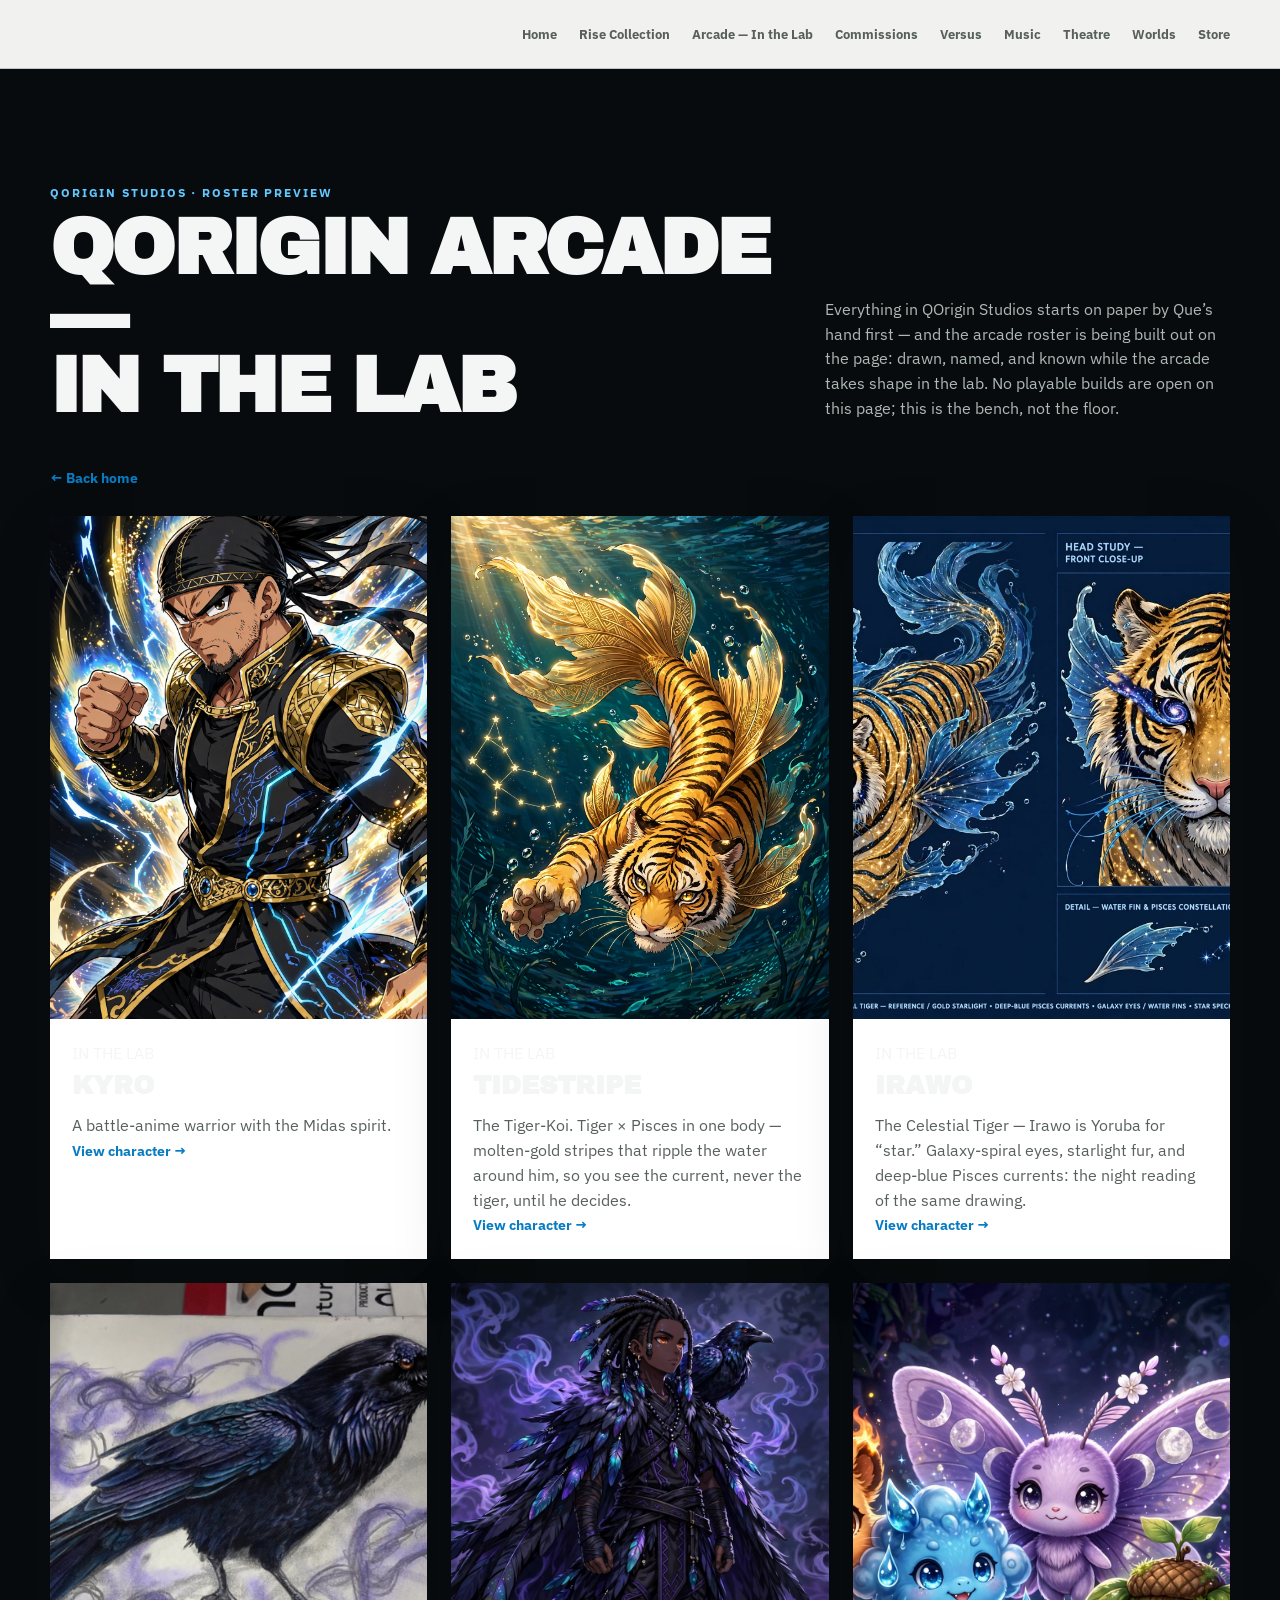
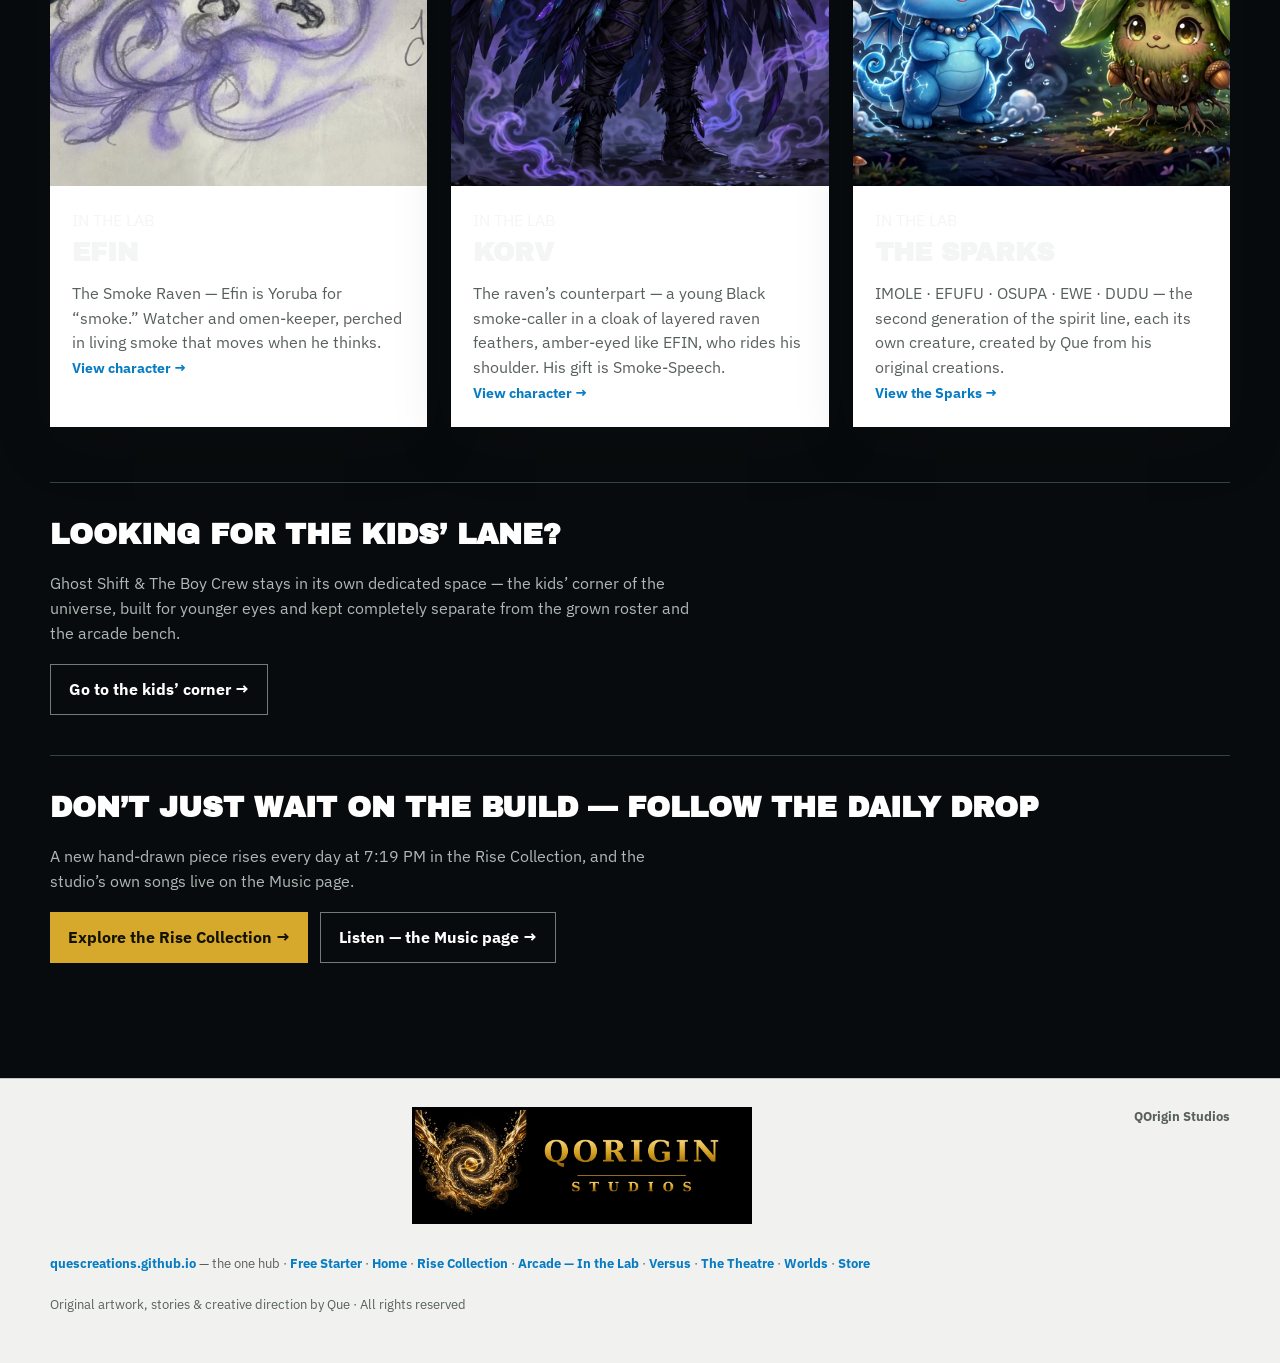
<file: arcade.html>
<!doctype html>
<html lang="en">
<head>
<meta charset="utf-8" />
<meta name="viewport" content="width=device-width,initial-scale=1,viewport-fit=cover" />
<meta name="color-scheme" content="light dark" />
<link rel="icon" href="data:," />
<title>QOrigin Arcade — In the Lab · QOrigin Studios</title>
<meta name="description" content="QOrigin Arcade — In the Lab. The roster is being built on paper first by Que's hand: KYRO, TIDESTRIPE, IRAWO, EFIN, KORV and The Sparks, previewed while the arcade takes shape." />
<style>
@import url('https://fonts.googleapis.com/css2?family=Archivo+Black&family=IBM+Plex+Sans:wght@400;500;600;700&family=Permanent+Marker&display=swap');
:root{color-scheme:light dark;--bg:#f1f2f0;--ink:#111614;--muted:#58605d;--surface:#fff;--soft:#e3e8e4;--line:#bec8c2;--gold:#d6a92d;--blue:#087cc3;--electric:#39b8ff;--black:#080b0d;--shadow:0 18px 55px rgba(12,22,18,.15)}
@media(prefers-color-scheme:dark){:root{--bg:#0c1012;--ink:#f4f6f4;--muted:#aeb8b3;--surface:#151b1e;--soft:#20282a;--line:#384449;--gold:#edc44f;--blue:#26a7ec;--electric:#58c7ff;--black:#050708;--shadow:0 22px 60px rgba(0,0,0,.42)}}
*{box-sizing:border-box}html{scroll-behavior:smooth;scroll-padding-top:82px}body{margin:0;background:var(--bg);color:var(--ink);font-family:'IBM Plex Sans',sans-serif;line-height:1.55;overflow-x:hidden}button,a{font:inherit}img,video{max-width:100%}.wrap{width:min(1180px,calc(100% - 40px));margin:auto}.site-nav{position:sticky;top:0;z-index:12;background:color-mix(in srgb,var(--bg) 92%,transparent);border-bottom:1px solid var(--line);backdrop-filter:blur(14px)}.nav-inner{min-height:68px;display:flex;align-items:center;justify-content:flex-end;gap:24px}.nav-links{display:flex;gap:22px;scrollbar-width:none}.nav-links::-webkit-scrollbar{display:none}.nav-links a{color:var(--muted);text-decoration:none;font-size:.84rem;font-weight:700;white-space:nowrap}.nav-links a:hover,.nav-links a:focus-visible{color:var(--blue)}.hero{background:var(--black);color:#f7f8f5;position:relative;overflow:hidden;min-height:78vh}.hero:after{content:"";position:absolute;inset:0;background:linear-gradient(90deg,rgba(3,6,8,.96) 0%,rgba(3,6,8,.78) 43%,rgba(3,6,8,.05) 75%),linear-gradient(0deg,rgba(3,6,8,.76),transparent 34%);z-index:1}.hero-img{position:absolute;inset:0 0 0 40%;width:60%;height:100%;object-fit:cover;object-position:50% 18%;filter:saturate(.92) contrast(1.08)}.hero-inner{position:relative;z-index:2;min-height:78vh;display:flex;align-items:center;padding:80px 0}.hero-copy{max-width:700px}.hero-kicker{display:flex;align-items:center;gap:12px;color:#6ccaff;font-size:.76rem;font-weight:700;letter-spacing:.18em;text-transform:uppercase;margin-bottom:18px}.hero-kicker:before{content:"";width:42px;height:3px;background:var(--gold)}h1,h2,.display{font-family:'Archivo Black',Impact,sans-serif;text-transform:uppercase;line-height:.9;letter-spacing:-.035em}h1{font-size:clamp(4.2rem,10vw,8.8rem);line-height:.94;margin:0;max-width:760px}h1 span{color:var(--gold)}.hero-copy p{font-size:clamp(1.02rem,1.7vw,1.27rem);color:#ced7d2;max-width:590px;margin:28px 0}.actions{display:flex;flex-wrap:wrap;gap:12px}.btn{display:inline-flex;align-items:center;justify-content:center;min-height:48px;padding:12px 18px;background:var(--gold);color:#141300;text-decoration:none;font-weight:800;border:0;cursor:pointer}.btn.secondary{background:transparent;color:#fff;border:1px solid #6f7b80}.btn:hover{filter:brightness(1.08)}.stats{border-bottom:1px solid var(--line);background:var(--surface)}.stats .wrap{display:grid;grid-template-columns:repeat(4,1fr)}.stat{padding:25px 22px;border-right:1px solid var(--line)}.stat:last-child{border:0}.stat strong{display:block;font-family:'Archivo Black';font-size:1.9rem;line-height:1;color:var(--blue)}.stat span{display:block;color:var(--muted);font-size:.78rem;margin-top:7px;text-transform:uppercase;letter-spacing:.08em;font-weight:700}.section{padding:clamp(70px,9vw,118px) 0}.section.dark{background:var(--black);color:#f3f6f4}.section-head{display:grid;grid-template-columns:minmax(0,1fr) minmax(280px,.55fr);align-items:end;gap:40px;margin-bottom:44px}.section-label{font-size:.74rem;letter-spacing:.16em;text-transform:uppercase;color:var(--blue);font-weight:800;margin-bottom:11px}.dark .section-label{color:#62c8ff}h2{font-size:clamp(2.8rem,6vw,5.3rem);margin:0}.section-head p{margin:0;color:var(--muted);max-width:480px}.dark .section-head p{color:#aeb9b5}.art-grid{display:grid;grid-template-columns:repeat(12,1fr);gap:22px}.art-piece{grid-column:span 4;margin:0}.art-piece.wide{grid-column:span 8}.art-piece.tall{grid-row:span 2}.art-button{width:100%;height:100%;min-height:370px;padding:0;border:0;background:#202528;cursor:zoom-in;display:block;overflow:hidden;box-shadow:var(--shadow)}.art-piece.wide .art-button{aspect-ratio:16/9;min-height:0}.art-button img{width:100%;height:100%;object-fit:cover;display:block;transition:transform .35s ease}.art-piece.contain .art-button img{object-fit:contain;background:#14191c}.art-button:hover img{transform:scale(1.018)}.art-piece figcaption{display:flex;justify-content:space-between;gap:12px;padding:12px 1px 0}.art-piece h3{margin:0;font-size:.98rem}.art-piece span{font-size:.76rem;color:var(--muted)}.grind-hero{display:grid;grid-template-columns:minmax(270px,.72fr) minmax(0,1.28fr);gap:clamp(36px,7vw,90px);align-items:center}.grind-cover{position:relative}.grind-cover:before{content:"";position:absolute;inset:-16px 18px 18px -16px;border:2px solid var(--electric)}.grind-cover img{display:block;width:100%;position:relative;box-shadow:0 25px 70px rgba(0,0,0,.55)}.grind-copy h2{font-size:clamp(5.5rem,12vw,10rem);color:#fff}.grind-copy h2 span{color:var(--electric)}.grind-log{font-size:clamp(1.1rem,2vw,1.42rem);color:#c6d2d4;max-width:680px}.credit{border-top:1px solid #34434a;margin-top:25px;padding-top:20px;color:#9ca9ac;font-size:.9rem}.credit strong{color:#fff}.crew-strip{display:grid;grid-template-columns:repeat(7,1fr);gap:12px;margin-top:58px}.character{margin:0;min-width:0}.character img{display:block;width:100%;aspect-ratio:2/3;object-fit:cover;background:#111;filter:saturate(.85)}.character:first-child{grid-column:span 2}.character:first-child img{aspect-ratio:4/3}.character figcaption{padding-top:9px;font-weight:700;font-size:.82rem}.books{margin-top:80px}.subhead{display:flex;justify-content:space-between;align-items:end;gap:30px;border-bottom:1px solid #314047;padding-bottom:16px;margin-bottom:24px}.subhead h3{font-family:'Archivo Black';font-size:clamp(1.65rem,3vw,2.5rem);margin:0;text-transform:uppercase}.subhead p{color:#99a5a8;margin:0}.chapter-grid{display:grid;grid-template-columns:repeat(6,minmax(0,1fr));gap:18px}.chapter{margin:0}.chapter img{display:block;width:100%;aspect-ratio:3/4;object-fit:cover;box-shadow:0 16px 35px rgba(0,0,0,.3)}.chapter figcaption{font-weight:700;padding-top:9px;font-size:.78rem}.omnibus{margin-top:32px;background:#111a1f;border:1px solid #2d3f48;display:grid;grid-template-columns:220px 1fr;gap:34px;padding:26px;align-items:center}.omnibus img{width:100%;display:block}.omnibus h3{font-family:'Archivo Black';font-size:clamp(2rem,4vw,3.5rem);line-height:.92;text-transform:uppercase;margin:0 0 14px}.omnibus p{color:#abb5b6;max-width:650px}.motion-grid{display:grid;grid-template-columns:repeat(3,1fr);gap:24px}.motion-card{margin:0;background:var(--surface);box-shadow:var(--shadow)}.motion-card button{display:block;width:100%;padding:0;border:0;background:#07090a;cursor:pointer;position:relative}.motion-card img{width:100%;aspect-ratio:16/10;display:block;object-fit:cover;opacity:.86}.motion-card.portrait img{aspect-ratio:4/5}.play{position:absolute;inset:50% auto auto 50%;transform:translate(-50%,-50%);width:56px;height:56px;border-radius:50%;display:grid;place-items:center;background:var(--gold);color:#111;font-weight:900;font-size:1.2rem;box-shadow:0 8px 24px rgba(0,0,0,.3)}.motion-card figcaption{padding:17px}.motion-card h3{margin:0 0 3px;font-size:1rem}.motion-card span{color:var(--muted);font-size:.78rem}.motion-group+.motion-group{margin-top:55px}.motion-group h3.group-title{font-family:'Archivo Black';font-size:1.8rem;text-transform:uppercase;margin:0 0 22px}.episodes{grid-template-columns:repeat(5,1fr)}.episodes .motion-card img{aspect-ratio:16/9}.characters{background:var(--soft)}.character-collection{display:grid;grid-template-columns:repeat(3,1fr);gap:24px}.original-card{margin:0;background:var(--surface);box-shadow:var(--shadow)}.original-card img{display:block;width:100%;aspect-ratio:3/4;object-fit:cover}.original-card.bounce img{object-position:12% 50%}.original-card.sass img{object-position:48% 50%}.original-card figcaption{padding:22px}.original-card h3{font-family:'Archivo Black';font-size:1.6rem;text-transform:uppercase;margin:0 0 8px}.original-card p{margin:0;color:var(--muted)}.mascot{display:grid;grid-template-columns:minmax(260px,.78fr) minmax(0,1.22fr);gap:clamp(36px,7vw,90px);align-items:center}.mascot-image{position:relative}.mascot-image:after{content:"Q";position:absolute;right:-20px;bottom:-60px;font-family:'Archivo Black';font-size:12rem;color:color-mix(in srgb,var(--blue) 14%,transparent);z-index:-1}.mascot-image img{display:block;width:100%;max-height:720px;object-fit:cover;object-position:50% 10%;box-shadow:var(--shadow)}.mascot h2 span{color:var(--blue)}.mascot p{font-size:1.1rem;color:var(--muted);max-width:620px}.traits{display:flex;flex-wrap:wrap;gap:10px;margin-top:25px}.trait{border:1px solid var(--line);padding:8px 11px;font-size:.78rem;font-weight:700}.commission{background:var(--black);color:#fff}.commission-grid{display:grid;grid-template-columns:minmax(0,1.1fr) minmax(250px,.65fr);gap:clamp(34px,7vw,85px);align-items:center}.commission h2{color:#fff}.commission h2 span{color:var(--gold)}.commission p{color:#b9c1bf;max-width:650px}.price-grid{display:grid;grid-template-columns:repeat(2,1fr);gap:10px 26px;margin:28px 0}.price{display:flex;justify-content:space-between;gap:15px;border-bottom:1px solid #303739;padding:9px 0}.price span:last-child{color:var(--gold);font-weight:800}.commission-card img{display:block;width:100%;box-shadow:0 25px 70px rgba(0,0,0,.5)}.fine{font-size:.82rem;color:#8f9996!important}.future-list{display:grid;grid-template-columns:repeat(3,1fr);gap:22px}.future-item{padding:25px 0;border-top:4px solid var(--ink)}.future-item strong{font-family:'Archivo Black';display:block;font-size:1.2rem;text-transform:uppercase}.future-item p{color:var(--muted);margin-bottom:0}.contact{padding:70px 0;border-top:1px solid var(--line)}.contact-inner{display:flex;align-items:center;justify-content:space-between;gap:40px}.contact h2{font-size:clamp(2.5rem,5vw,4.7rem)}footer{border-top:1px solid var(--line);padding:28px 0 48px;color:var(--muted);font-size:.82rem}.footer-inner{display:flex;justify-content:space-between;gap:20px;flex-wrap:wrap}footer a{color:var(--blue);font-weight:700;text-decoration:none}footer a:hover{text-decoration:underline}.viewer{position:fixed;inset:0;z-index:30;background:rgba(3,5,6,.95);display:none;place-items:center;padding:30px}.viewer.open{display:grid}.viewer img{max-width:min(1100px,94vw);max-height:84vh;object-fit:contain;display:block}.viewer figcaption{text-align:center;color:#fff;margin-top:10px}.close{position:fixed;top:18px;right:18px;border:1px solid #6c787c;background:#111;color:#fff;width:46px;height:46px;border-radius:50%;font-size:1.45rem;cursor:pointer}.video-viewer .video-shell{width:min(1100px,94vw)}.video-viewer video{width:100%;max-height:82vh;background:#000;display:block}.video-title{color:#fff;margin-top:12px;font-weight:700;text-align:center}
.rise-grid{display:grid;grid-template-columns:repeat(3,1fr);gap:24px}.rise-card{margin:0;background:#10181c;box-shadow:var(--shadow)}.rise-card video{width:100%;aspect-ratio:4/5;object-fit:cover;display:block;background:#07090a}.rise-card.wide{grid-column:1/-1}.rise-card.wide video{aspect-ratio:16/9;object-fit:contain}.rise-card figcaption{padding:17px}.rise-card h3{margin:0 0 3px;font-size:1rem;color:#fff}.rise-card span{color:#9fb0aa;font-size:.78rem}
.universe-grid{display:grid;grid-template-columns:repeat(3,1fr);gap:24px}.universe-card{background:var(--surface);box-shadow:var(--shadow);padding:26px;border-top:4px solid var(--gold)}.universe-card.blue{border-top-color:var(--blue)}.universe-card h3{font-family:'Archivo Black';font-size:1.35rem;text-transform:uppercase;margin:0 0 10px}.universe-card p{color:var(--muted);margin:0 0 16px}.universe-card img{display:block;width:100%;margin-bottom:16px}.name-list{display:flex;flex-wrap:wrap;gap:8px;margin-bottom:18px}.name-list span{border:1px solid var(--line);padding:6px 10px;font-size:.76rem;font-weight:700}.card-link{color:var(--blue);font-weight:800;text-decoration:none;font-size:.86rem}.card-link:hover{text-decoration:underline}
@media(max-width:900px){.rise-grid{grid-template-columns:repeat(2,1fr)}.universe-grid{grid-template-columns:repeat(2,1fr)}}
@media(max-width:640px){.rise-grid,.universe-grid{grid-template-columns:1fr}.rise-card.wide{grid-column:auto}.rise-card.wide video{aspect-ratio:4/3}}
@media(max-width:900px){.section-head{grid-template-columns:1fr}.art-piece{grid-column:span 6}.art-piece.wide{grid-column:span 12}.chapter-grid{grid-template-columns:repeat(4,1fr)}.crew-strip{grid-template-columns:repeat(4,1fr)}.character:first-child{grid-column:span 2}.motion-grid{grid-template-columns:repeat(2,1fr)}.episodes{grid-template-columns:repeat(3,1fr)}}
@media(max-width:640px){.wrap{width:min(100% - 28px,560px)}.nav-inner{min-height:62px}.nav-links{display:grid;grid-template-columns:repeat(5,1fr);gap:4px;width:100%}.nav-links a{text-align:center;font-size:.68rem;padding:10px 1px}.hero-img{inset:0;width:100%;height:100%;object-position:61% 20%;opacity:.58}.hero:after{background:linear-gradient(0deg,rgba(3,6,8,.97) 0%,rgba(3,6,8,.78) 55%,rgba(3,6,8,.35) 100%)}.hero-inner{min-height:78vh;align-items:flex-end;padding:72px 0 58px}h1{font-size:clamp(3.5rem,18vw,5.5rem)}.stats .wrap{grid-template-columns:repeat(2,1fr)}.stat:nth-child(2){border-right:0}.stat:nth-child(-n+2){border-bottom:1px solid var(--line)}.section{padding:65px 0}.art-grid{display:block}.art-piece{margin-bottom:30px}.art-button,.art-piece.wide .art-button{min-height:0;aspect-ratio:4/5}.art-piece.wide .art-button{aspect-ratio:16/10}.grind-hero,.mascot,.commission-grid{grid-template-columns:1fr}.grind-cover{width:calc(100% - 16px);margin-left:16px}.crew-strip{grid-template-columns:repeat(2,1fr)}.character:first-child{grid-column:span 2}.chapter-grid{grid-template-columns:repeat(2,1fr)}.omnibus{grid-template-columns:1fr}.omnibus img{max-width:280px;margin:auto}.subhead{display:block}.subhead p{margin-top:8px}.motion-grid,.episodes{grid-template-columns:1fr}.price-grid{grid-template-columns:1fr}.commission-card{order:-1}.future-list{grid-template-columns:1fr}.character-collection{grid-template-columns:1fr}.contact-inner,.footer-inner{align-items:flex-start;flex-direction:column}.viewer{padding:14px}}@media(prefers-reduced-motion:reduce){html{scroll-behavior:auto}.art-button img{transition:none}}
</style>
<link rel="stylesheet" href="assets/alive.css" />
</head>
<body>
<nav class="site-nav" aria-label="Primary navigation"><div class="wrap nav-inner"><div class="nav-links"><a href="index.html">Home</a><a href="rise.html">Rise Collection</a><a href="arcade.html">Arcade — In the Lab</a><a href="index.html#commissions">Commissions</a><a href="versus.html">Versus</a><a href="music.html">Music</a><a href="theatre.html">Theatre</a><a href="worlds/">Worlds</a><a href="https://ques-creations.printful.me/" target="_blank" rel="noopener">Store</a></div></div></nav>
<main id="top">
<section class="section dark"><div class="wrap"><header class="section-head"><div><div class="section-label">QOrigin Studios · Roster preview</div><h2>QOrigin Arcade —<br/>In the Lab</h2></div><p>Everything in QOrigin Studios starts on paper by Que’s hand first — and the arcade roster is being built out on the page: drawn, named, and known while the arcade takes shape in the lab. No playable builds are open on this page; this is the bench, not the floor.</p></header><p style="margin:0 0 26px"><a class="card-link" href="index.html">← Back home</a></p><div class="character-collection">
<figure class="original-card"><img src="assets/brand/kyro.webp" alt="KYRO, an original black-and-gold battle-anime warrior surrounded by blue and gold energy"/><figcaption><span class="lab-badge">IN THE LAB</span><h3>KYRO</h3><p>A battle-anime warrior with the Midas spirit.<br/><a class="card-link" href="index.html#characters">View character →</a></p></figcaption></figure>
<figure class="original-card"><img src="assets/family/tidestripe-key.webp" alt="TIDESTRIPE, the tiger-koi — a tiger’s head and spirit on a flowing koi body, his stripes running molten gold like water currents"/><figcaption><span class="lab-badge">IN THE LAB</span><h3>TIDESTRIPE</h3><p>The Tiger-Koi. Tiger × Pisces in one body — molten-gold stripes that ripple the water around him, so you see the current, never the tiger, until he decides.<br/><a class="card-link" href="index.html#tigers">View character →</a></p></figcaption></figure>
<figure class="original-card"><img src="assets/family/irawo-key.jpg" alt="IRAWO, the celestial tiger — star-speckled golden fur, galaxy-spiral eyes, and translucent deep-blue starlit water fins"/><figcaption><span class="lab-badge">IN THE LAB</span><h3>IRAWO</h3><p>The Celestial Tiger — Irawo is Yoruba for “star.” Galaxy-spiral eyes, starlight fur, and deep-blue Pisces currents: the night reading of the same drawing.<br/><a class="card-link" href="index.html#tigers">View character →</a></p></figcaption></figure>
<figure class="original-card"><img src="assets/family/efin.webp" alt="EFIN, the smoke raven — iridescent black-blue-violet feathers with a teal sheen and a warm amber eye, wreathed in living smoke"/><figcaption><span class="lab-badge">IN THE LAB</span><h3>EFIN</h3><p>The Smoke Raven — Efin is Yoruba for “smoke.” Watcher and omen-keeper, perched in living smoke that moves when he thinks.<br/><a class="card-link" href="index.html#raven">View character →</a></p></figcaption></figure>
<figure class="original-card"><img src="assets/family/korv-key.webp" alt="KORV, a young Black smoke-caller with short locs tipped in iridescent feathers and a layered raven-feather cloak, EFIN perched on his shoulder"/><figcaption><span class="lab-badge">IN THE LAB</span><h3>KORV</h3><p>The raven’s counterpart — a young Black smoke-caller in a cloak of layered raven feathers, amber-eyed like EFIN, who rides his shoulder. His gift is Smoke-Speech.<br/><a class="card-link" href="index.html#raven">View character →</a></p></figcaption></figure>
<figure class="original-card"><img src="assets/family/sparks-group.webp" alt="The Sparks together — IMOLE the sun-sprite, EFUFU the little tempest, OSUPA the dream moth, EWE the first sprout, and DUDU the shadow kit"/><figcaption><span class="lab-badge">IN THE LAB</span><h3>The Sparks</h3><p>IMOLE · EFUFU · OSUPA · EWE · DUDU — the second generation of the spirit line, each its own creature, created by Que from his original creations.<br/><a class="card-link" href="index.html#sparks">View the Sparks →</a></p></figcaption></figure>
</div><div style="border-top:1px solid #34434a;margin-top:55px;padding-top:30px"><h3 style="font-family:'Archivo Black';font-size:1.8rem;text-transform:uppercase;margin:0 0 14px;color:#fff">Looking for the kids’ lane?</h3><p style="color:#aeb9b5;max-width:640px;margin:0 0 18px">Ghost Shift &amp; The Boy Crew stays in its own dedicated space — the kids’ corner of the universe, built for younger eyes and kept completely separate from the grown roster and the arcade bench.</p><a class="btn secondary" href="index.html#universe">Go to the kids’ corner →</a></div><div style="border-top:1px solid #34434a;margin-top:40px;padding-top:30px"><h3 style="font-family:'Archivo Black';font-size:1.8rem;text-transform:uppercase;margin:0 0 14px;color:#fff">Don’t just wait on the build — follow the daily drop</h3><p style="color:#aeb9b5;max-width:640px;margin:0 0 18px">A new hand-drawn piece rises every day at 7:19 PM in the Rise Collection, and the studio’s own songs live on the Music page.</p><div class="actions"><a class="btn" href="rise.html">Explore the Rise Collection →</a> <a class="btn secondary" href="music.html">Listen — the Music page →</a></div></div></div></section>
</main>
<footer><div class="wrap footer-inner"><img src="assets/brand/qorigin-studios-lockup-wide.png" alt="QOrigin Studios" style="max-width:340px;width:100%;height:auto;display:block;margin:0 auto 10px"/><strong>QOrigin Studios</strong><span><a href="https://quescreations.github.io/">quescreations.github.io</a> — the one hub · <a href="https://unseenpotential.gumroad.com/l/fyhlow" target="_blank" rel="noopener">Free Starter</a> · <a href="index.html">Home</a> · <a href="rise.html">Rise Collection</a> · <a href="arcade.html">Arcade — In the Lab</a> · <a href="versus.html">Versus</a> · <a href="theatre.html">The Theatre</a> · <a href="worlds/">Worlds</a> · <a href="https://ques-creations.printful.me/" target="_blank" rel="noopener">Store</a></span><span>Original artwork, stories & creative direction by Que · All rights reserved</span></div></footer>
<script src="assets/alive.js" defer></script>
</body></html>
</file>
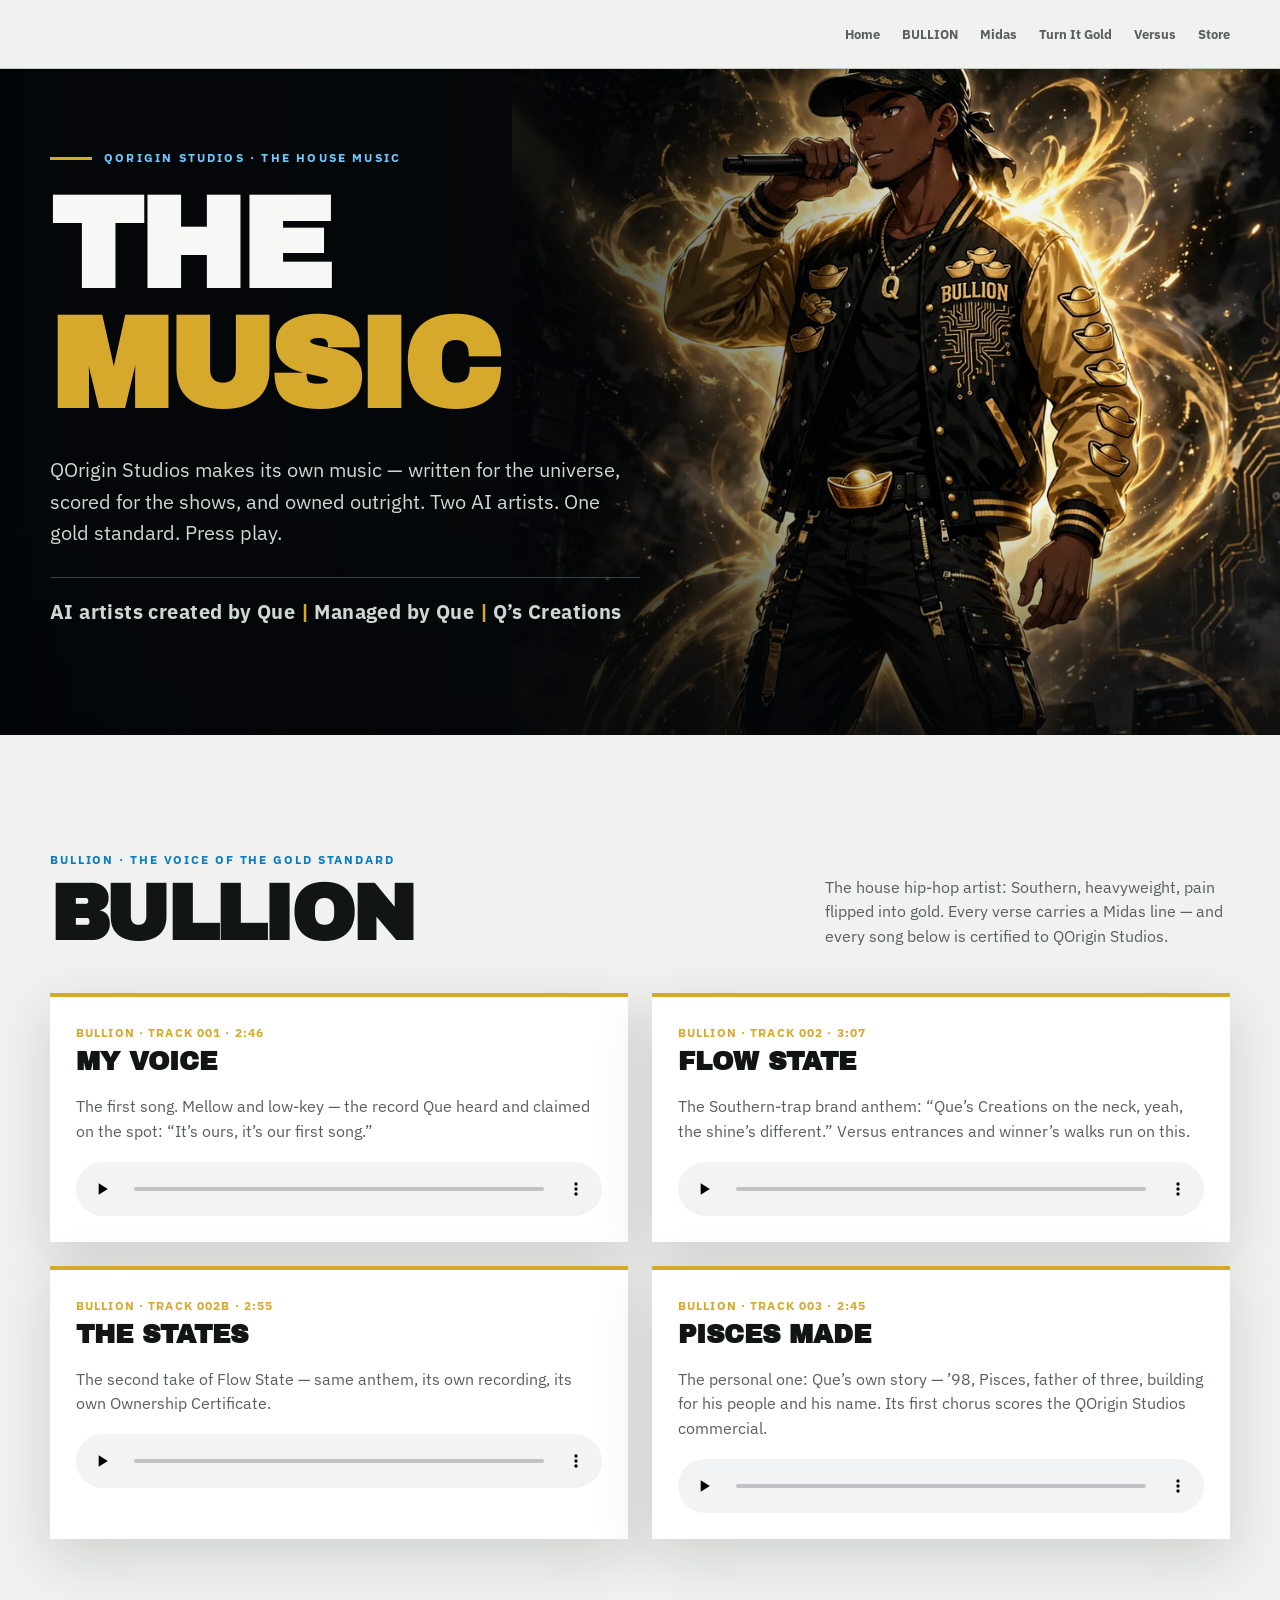
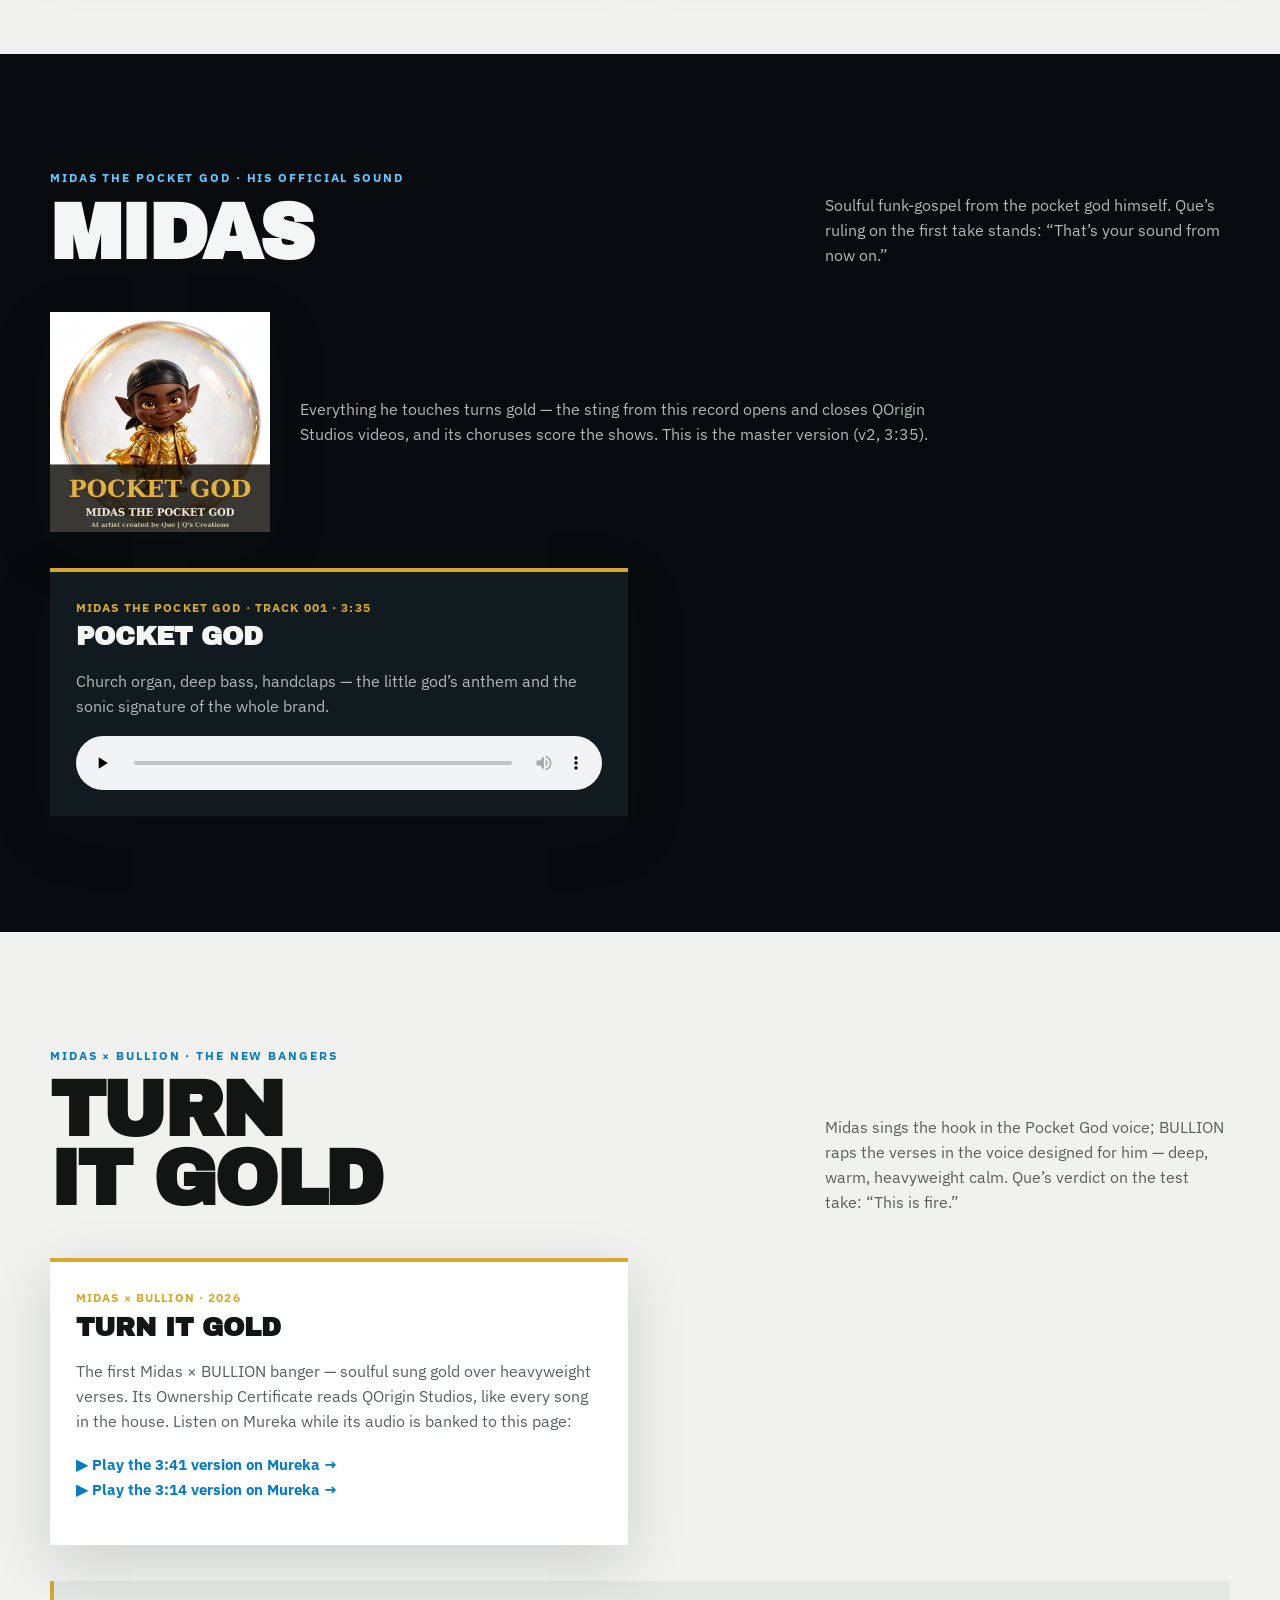
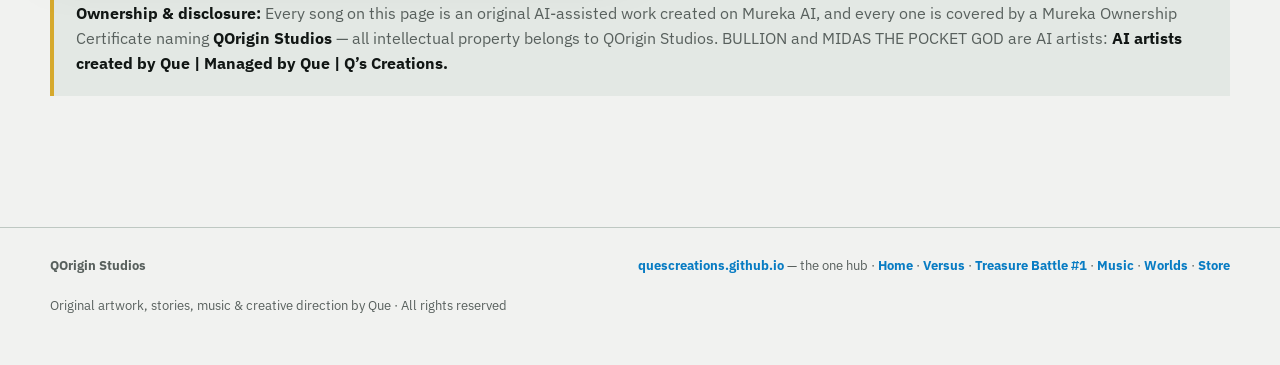
<file: music.html>
<!doctype html>
<html lang="en">
<head>
<meta charset="utf-8" />
<meta name="viewport" content="width=device-width,initial-scale=1,viewport-fit=cover" />
<meta name="color-scheme" content="light dark" />
<link rel="icon" href="data:," />
<title>Music — BULLION &amp; MIDAS · QOrigin Studios</title>
<meta name="description" content="The house music of QOrigin Studios — BULLION and MIDAS THE POCKET GOD, AI artists created by Que. Every song owned by QOrigin Studios. Press play." />
<meta property="og:title" content="Music — BULLION &amp; MIDAS · QOrigin Studios" />
<meta property="og:description" content="QOrigin Studios makes its own music — BULLION, the voice of the Gold Standard, and MIDAS THE POCKET GOD. Owned in-house, certified to QOrigin Studios." />
<meta property="og:type" content="website" />
<meta property="og:url" content="https://quescreations.github.io/music.html" />
<meta property="og:image" content="https://quescreations.github.io/assets/music/bullion-cover.jpg" />
<meta property="og:site_name" content="QOrigin Studios" />
<meta name="twitter:card" content="summary_large_image" />
<meta name="twitter:title" content="Music — BULLION &amp; MIDAS · QOrigin Studios" />
<meta name="twitter:description" content="The house catalog: My Voice, Flow State, The States, Pisces Made, Pocket God — and Turn It Gold. AI artists created by Que | Managed by Que | Q’s Creations." />
<meta name="twitter:image" content="https://quescreations.github.io/assets/music/bullion-cover.jpg" />
<style>
@import url('https://fonts.googleapis.com/css2?family=Archivo+Black&family=IBM+Plex+Sans:wght@400;500;600;700&family=Permanent+Marker&display=swap');
:root{color-scheme:light dark;--bg:#f1f2f0;--ink:#111614;--muted:#58605d;--surface:#fff;--soft:#e3e8e4;--line:#bec8c2;--gold:#d6a92d;--blue:#087cc3;--electric:#39b8ff;--black:#080b0d;--shadow:0 18px 55px rgba(12,22,18,.15)}
@media(prefers-color-scheme:dark){:root{--bg:#0c1012;--ink:#f4f6f4;--muted:#aeb8b3;--surface:#151b1e;--soft:#20282a;--line:#384449;--gold:#edc44f;--blue:#26a7ec;--electric:#58c7ff;--black:#050708;--shadow:0 22px 60px rgba(0,0,0,.42)}}
*{box-sizing:border-box}html{scroll-behavior:smooth;scroll-padding-top:82px}body{margin:0;background:var(--bg);color:var(--ink);font-family:'IBM Plex Sans',sans-serif;line-height:1.55;overflow-x:hidden}button,a{font:inherit}img,video,audio{max-width:100%}.wrap{width:min(1180px,calc(100% - 40px));margin:auto}.site-nav{position:sticky;top:0;z-index:12;background:color-mix(in srgb,var(--bg) 92%,transparent);border-bottom:1px solid var(--line);backdrop-filter:blur(14px)}.nav-inner{min-height:68px;display:flex;align-items:center;justify-content:flex-end;gap:24px}.nav-links{display:flex;gap:22px;scrollbar-width:none}.nav-links::-webkit-scrollbar{display:none}.nav-links a{color:var(--muted);text-decoration:none;font-size:.84rem;font-weight:700;white-space:nowrap}.nav-links a:hover,.nav-links a:focus-visible{color:var(--blue)}
.hero{background:var(--black);color:#f7f8f5;position:relative;overflow:hidden;min-height:62vh}.hero:after{content:"";position:absolute;inset:0;background:linear-gradient(90deg,rgba(3,6,8,.96) 0%,rgba(3,6,8,.78) 43%,rgba(3,6,8,.05) 75%),linear-gradient(0deg,rgba(3,6,8,.76),transparent 34%);z-index:1}.hero-img{position:absolute;inset:0 0 0 40%;width:60%;height:100%;object-fit:cover;object-position:50% 22%;filter:saturate(.92) contrast(1.08)}.hero-inner{position:relative;z-index:2;min-height:62vh;display:flex;align-items:center;padding:80px 0}.hero-copy{max-width:700px}.hero-kicker{display:flex;align-items:center;gap:12px;color:#6ccaff;font-size:.76rem;font-weight:700;letter-spacing:.18em;text-transform:uppercase;margin-bottom:18px}.hero-kicker:before{content:"";width:42px;height:3px;background:var(--gold)}
h1,h2,.display{font-family:'Archivo Black',Impact,sans-serif;text-transform:uppercase;line-height:.9;letter-spacing:-.035em}h1{font-size:clamp(4.2rem,10vw,8.8rem);line-height:.94;margin:0;max-width:760px}h1 span{color:var(--gold)}.hero-copy p{font-size:clamp(1.02rem,1.7vw,1.27rem);color:#ced7d2;max-width:590px;margin:28px 0}.credit-line{border-top:1px solid #34434a;padding-top:18px;color:#f3ead0;font-weight:700;letter-spacing:.02em}.credit-line span{color:var(--gold)}
.section{padding:clamp(70px,9vw,118px) 0}.section.dark{background:var(--black);color:#f3f6f4}.section-head{display:grid;grid-template-columns:minmax(0,1fr) minmax(280px,.55fr);align-items:end;gap:40px;margin-bottom:44px}.section-label{font-size:.74rem;letter-spacing:.16em;text-transform:uppercase;color:var(--blue);font-weight:800;margin-bottom:11px}.dark .section-label{color:#62c8ff}h2{font-size:clamp(2.8rem,6vw,5.3rem);margin:0}.section-head p{margin:0;color:var(--muted);max-width:480px}.dark .section-head p{color:#aeb9b5}
.track-grid{display:grid;grid-template-columns:repeat(2,1fr);gap:24px}.track-card{background:var(--surface);box-shadow:var(--shadow);padding:26px;border-top:4px solid var(--gold)}.dark .track-card{background:#111a1f;border-top-color:var(--gold)}.track-card h3{font-family:'Archivo Black';font-size:1.6rem;text-transform:uppercase;margin:0 0 4px}.track-meta{color:var(--gold);font-size:.78rem;font-weight:800;text-transform:uppercase;letter-spacing:.09em}.track-card p{color:var(--muted);margin:12px 0 18px}.dark .track-card p{color:#aeb9b5}.track-card audio{width:100%;display:block}
.artist-banner{display:grid;grid-template-columns:220px 1fr;gap:30px;align-items:center;margin-bottom:36px}.artist-banner img{width:100%;display:block;box-shadow:var(--shadow)}.artist-banner p{color:var(--muted);margin:0;max-width:640px}.dark .artist-banner p{color:#aeb9b5}
.notice{background:var(--soft);border-left:4px solid var(--gold);padding:20px 22px;color:var(--muted)}.notice strong{color:var(--ink)}
.card-link{color:var(--blue);font-weight:800;text-decoration:none;font-size:.95rem}.card-link:hover{text-decoration:underline}
footer{border-top:1px solid var(--line);padding:28px 0 48px;color:var(--muted);font-size:.82rem}.footer-inner{display:flex;justify-content:space-between;gap:20px;flex-wrap:wrap}footer a{color:var(--blue);font-weight:700;text-decoration:none}footer a:hover{text-decoration:underline}
@media(max-width:900px){.section-head{grid-template-columns:1fr}.track-grid{grid-template-columns:1fr}.artist-banner{grid-template-columns:1fr}.artist-banner img{max-width:320px}}
@media(max-width:640px){.wrap{width:min(100% - 28px,560px)}.nav-inner{min-height:62px}.nav-links{display:grid;grid-template-columns:repeat(5,1fr);gap:4px;width:100%}.nav-links a{text-align:center;font-size:.68rem;padding:10px 1px}.hero-img{inset:0;width:100%;height:100%;object-position:50% 18%;opacity:.5}.hero-inner{min-height:62vh;align-items:flex-end;padding:72px 0 58px}h1{font-size:clamp(3.5rem,18vw,5.5rem)}.section{padding:65px 0}.footer-inner{align-items:flex-start;flex-direction:column}}
</style>
</head>
<body>
<nav class="site-nav" aria-label="Primary navigation"><div class="wrap nav-inner"><div class="nav-links"><a href="index.html">Home</a><a href="#bullion">BULLION</a><a href="#midas">Midas</a><a href="#together">Turn It Gold</a><a href="versus.html">Versus</a><a href="https://ques-creations.printful.me/" target="_blank" rel="noopener">Store</a></div></div></nav>
<main id="top">
<section class="hero"><img class="hero-img" src="assets/music/bullion-cover.jpg" alt="BULLION, QOrigin Studios’ AI hip-hop artist, in black and gold" /><div class="wrap hero-inner"><div class="hero-copy"><div class="hero-kicker">QOrigin Studios · The house music</div><h1>The<br/><span>Music</span></h1><p>QOrigin Studios makes its own music — written for the universe, scored for the shows, and owned outright. Two AI artists. One gold standard. Press play.</p><p class="credit-line">AI artists created by Que <span>|</span> Managed by Que <span>|</span> Q’s Creations</p></div></div></section>

<section class="section" id="bullion"><div class="wrap"><header class="section-head"><div><div class="section-label">BULLION · The voice of the Gold Standard</div><h2>Bullion</h2></div><p>The house hip-hop artist: Southern, heavyweight, pain flipped into gold. Every verse carries a Midas line — and every song below is certified to QOrigin Studios.</p></header>
<div class="track-grid">
<article class="track-card"><div class="track-meta">BULLION · Track 001 · 2:46</div><h3>My Voice</h3><p>The first song. Mellow and low-key — the record Que heard and claimed on the spot: “It’s ours, it’s our first song.”</p><audio controls preload="none" src="assets/music/bullion-my-voice.mp3"></audio></article>
<article class="track-card"><div class="track-meta">BULLION · Track 002 · 3:07</div><h3>Flow State</h3><p>The Southern-trap brand anthem: “Que’s Creations on the neck, yeah, the shine’s different.” Versus entrances and winner’s walks run on this.</p><audio controls preload="none" src="assets/music/bullion-flow-state.mp3"></audio></article>
<article class="track-card"><div class="track-meta">BULLION · Track 002B · 2:55</div><h3>The States</h3><p>The second take of Flow State — same anthem, its own recording, its own Ownership Certificate.</p><audio controls preload="none" src="assets/music/bullion-the-states.mp3"></audio></article>
<article class="track-card"><div class="track-meta">BULLION · Track 003 · 2:45</div><h3>Pisces Made</h3><p>The personal one: Que’s own story — ’98, Pisces, father of three, building for his people and his name. Its first chorus scores the QOrigin Studios commercial.</p><audio controls preload="none" src="assets/music/bullion-pisces-made.mp3"></audio></article>
</div></div></section>

<section class="section dark" id="midas"><div class="wrap"><header class="section-head"><div><div class="section-label">MIDAS THE POCKET GOD · His official sound</div><h2>Midas</h2></div><p>Soulful funk-gospel from the pocket god himself. Que’s ruling on the first take stands: “That’s your sound from now on.”</p></header>
<div class="artist-banner"><img src="assets/music/midas-pocket-god-cover.jpg" alt="Pocket God cover — MIDAS THE POCKET GOD in his current avatar, black durag and gold robe" /><p>Everything he touches turns gold — the sting from this record opens and closes QOrigin Studios videos, and its choruses score the shows. This is the master version (v2, 3:35).</p></div>
<div class="track-grid">
<article class="track-card"><div class="track-meta">MIDAS THE POCKET GOD · Track 001 · 3:35</div><h3>Pocket God</h3><p>Church organ, deep bass, handclaps — the little god’s anthem and the sonic signature of the whole brand.</p><audio controls preload="none" src="assets/music/midas-pocket-god.mp3"></audio></article>
</div></div></section>

<section class="section" id="together"><div class="wrap"><header class="section-head"><div><div class="section-label">MIDAS × BULLION · The new bangers</div><h2>Turn<br/>It Gold</h2></div><p>Midas sings the hook in the Pocket God voice; BULLION raps the verses in the voice designed for him — deep, warm, heavyweight calm. Que’s verdict on the test take: “This is fire.”</p></header>
<div class="track-grid">
<article class="track-card"><div class="track-meta">MIDAS × BULLION · 2026</div><h3>Turn It Gold</h3><p>The first Midas × BULLION banger — soulful sung gold over heavyweight verses. Its Ownership Certificate reads QOrigin Studios, like every song in the house. Listen on Mureka while its audio is banked to this page:</p><p><a class="card-link" href="https://www.mureka.ai/song-detail/168313422544897?from=library_my_song" target="_blank" rel="noopener">▶ Play the 3:41 version on Mureka →</a><br/><a class="card-link" href="https://www.mureka.ai/song-detail/168313424510977?from=library_my_song" target="_blank" rel="noopener">▶ Play the 3:14 version on Mureka →</a></p></article>
</div>
<p class="notice" style="margin-top:36px"><strong>Ownership &amp; disclosure:</strong> Every song on this page is an original AI-assisted work created on Mureka AI, and every one is covered by a Mureka Ownership Certificate naming <strong>QOrigin Studios</strong> — all intellectual property belongs to QOrigin Studios. BULLION and MIDAS THE POCKET GOD are AI artists: <strong>AI artists created by Que | Managed by Que | Q’s Creations.</strong></p>
</div></section>
</main>
<footer><div class="wrap footer-inner"><strong>QOrigin Studios</strong><span><a href="https://quescreations.github.io/">quescreations.github.io</a> — the one hub · <a href="index.html">Home</a> · <a href="versus.html">Versus</a> · <a href="treasure.html">Treasure Battle #1</a> · <a href="music.html">Music</a> · <a href="worlds/">Worlds</a> · <a href="https://ques-creations.printful.me/" target="_blank" rel="noopener">Store</a></span><span>Original artwork, stories, music &amp; creative direction by Que · All rights reserved</span></div></footer>
</body>
</html>
</file>
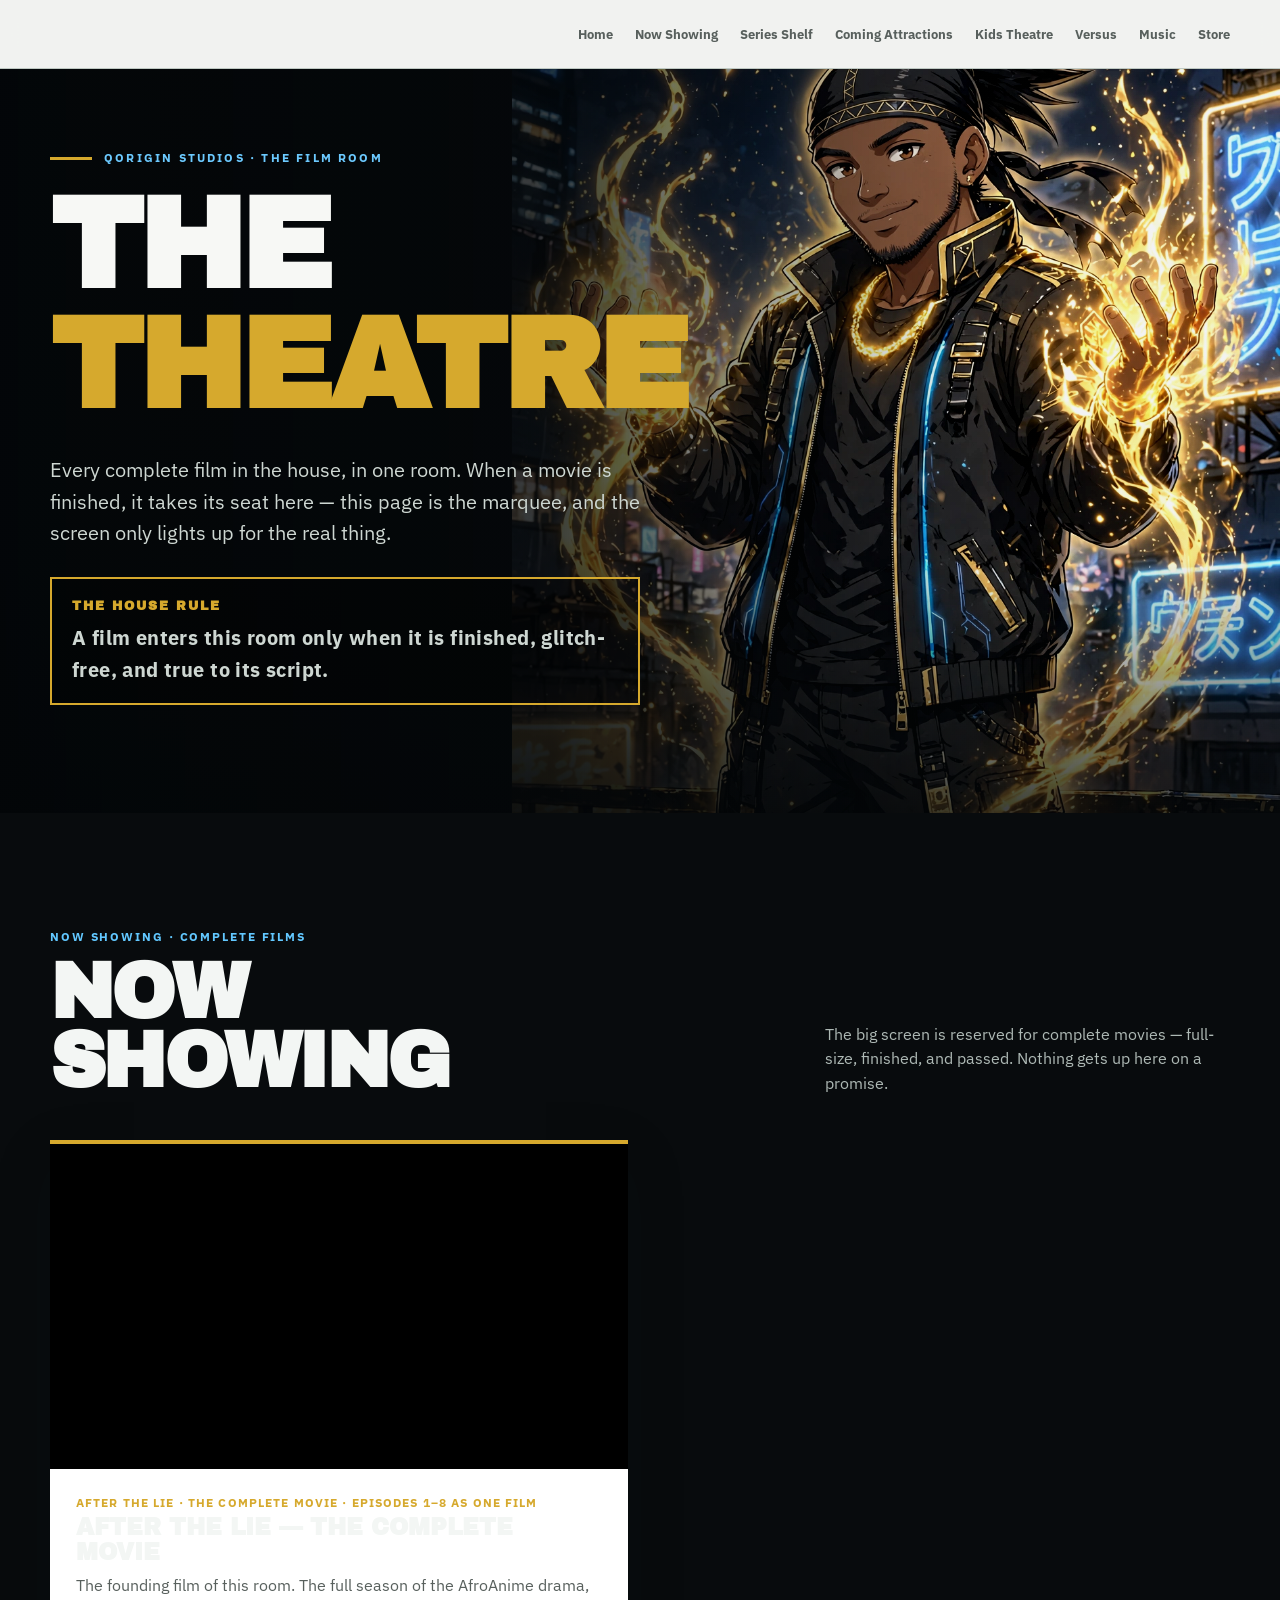
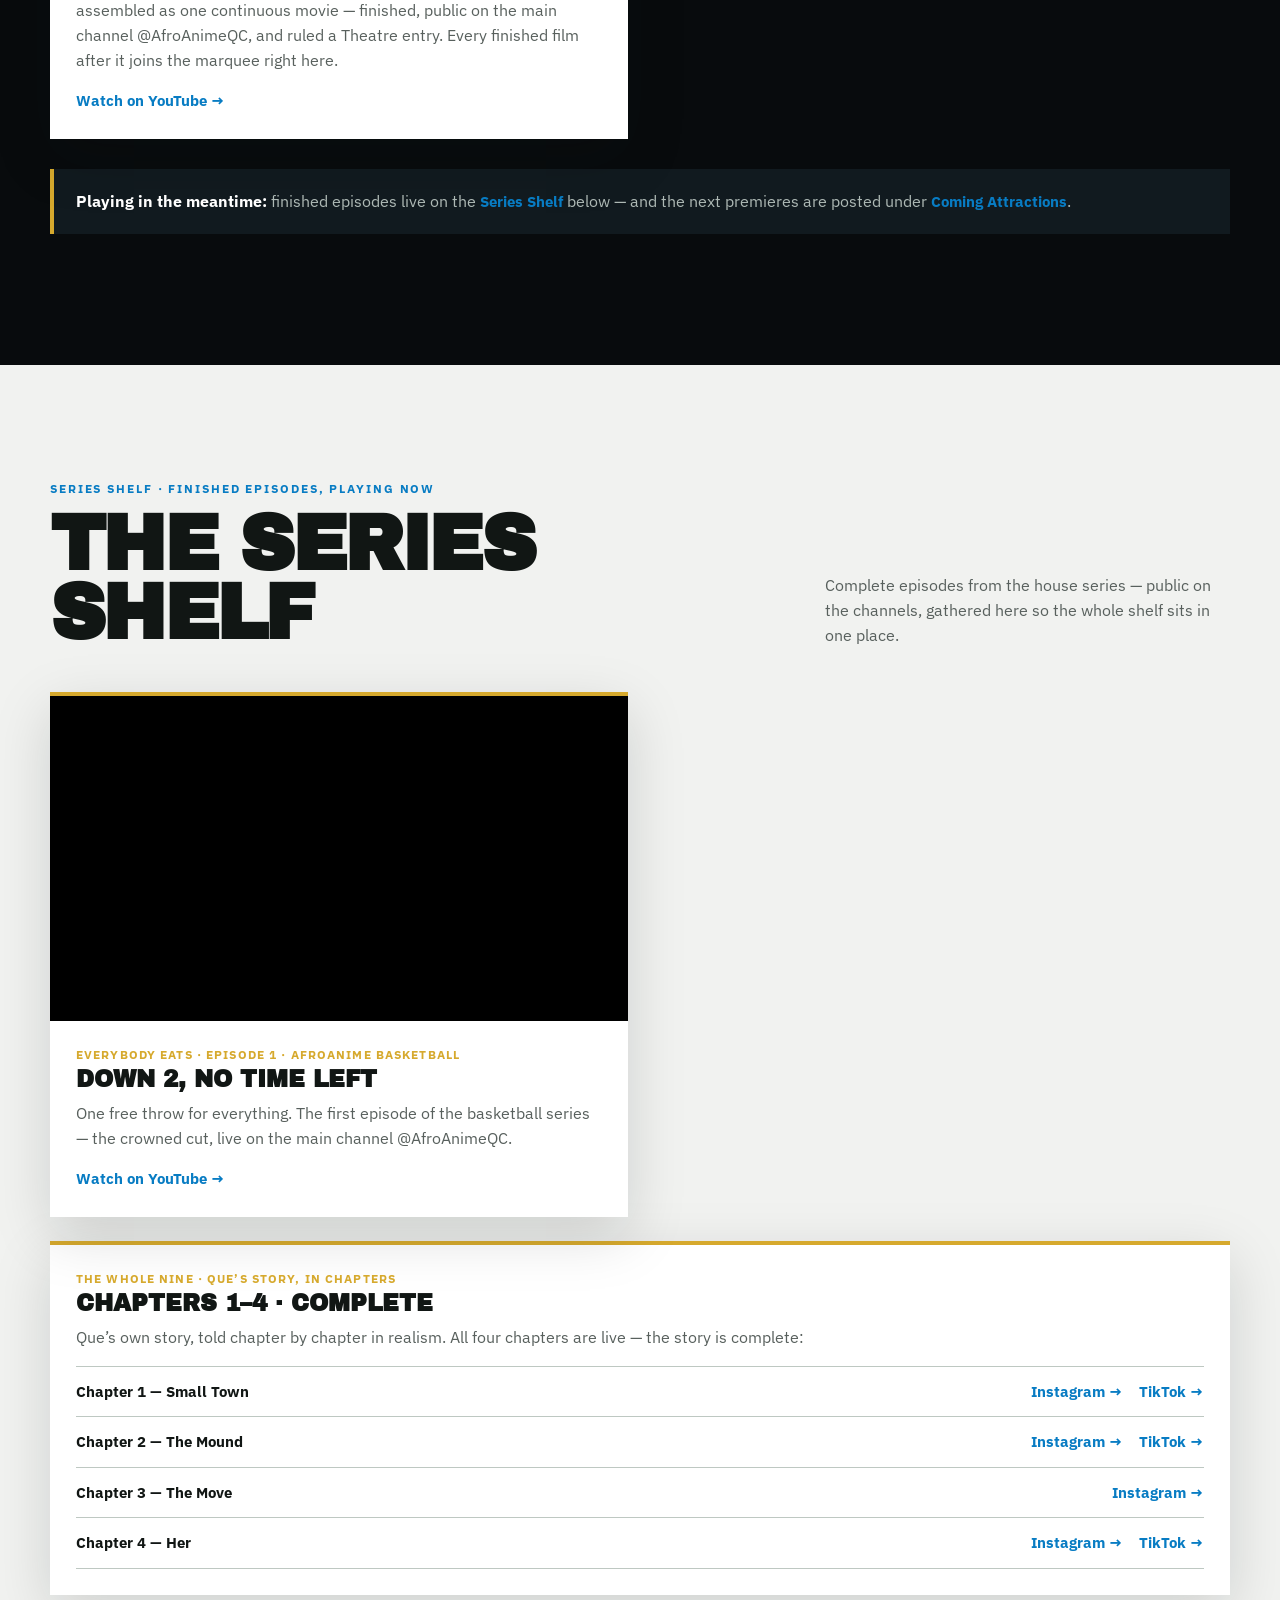
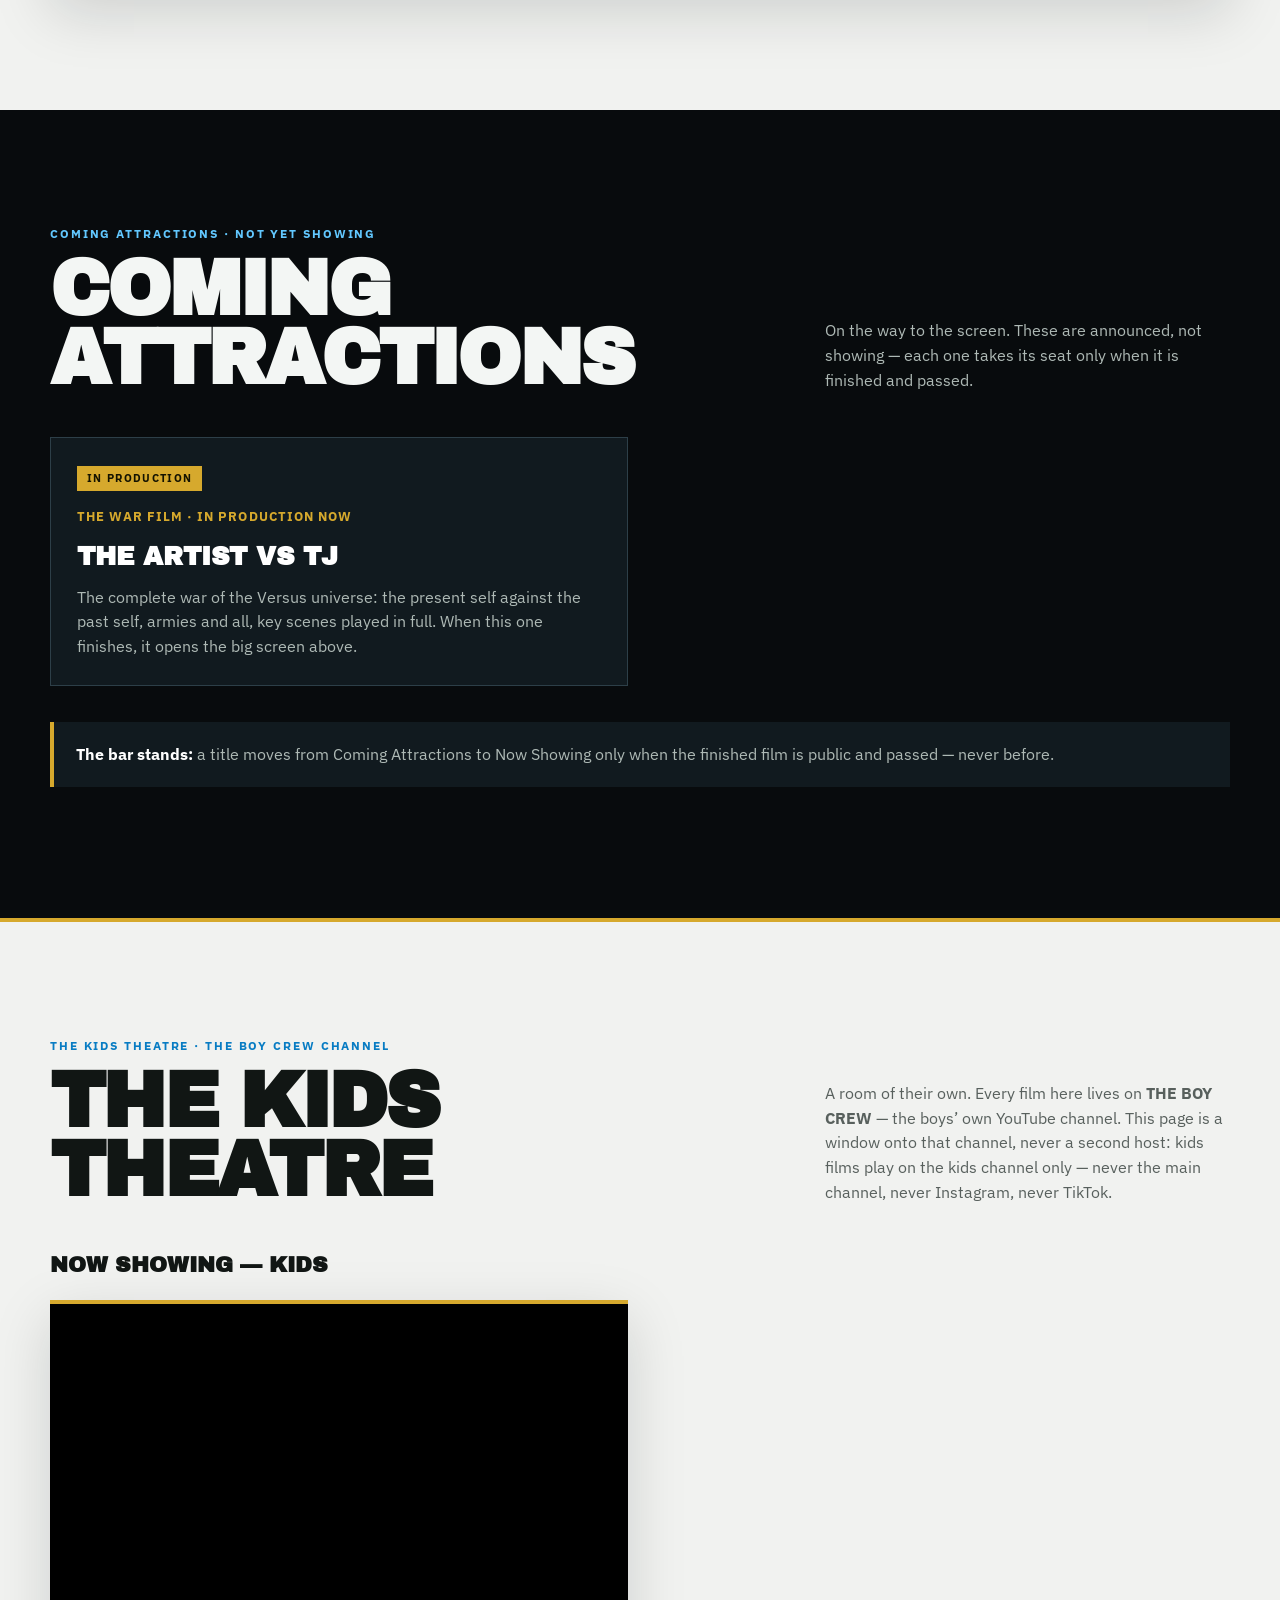
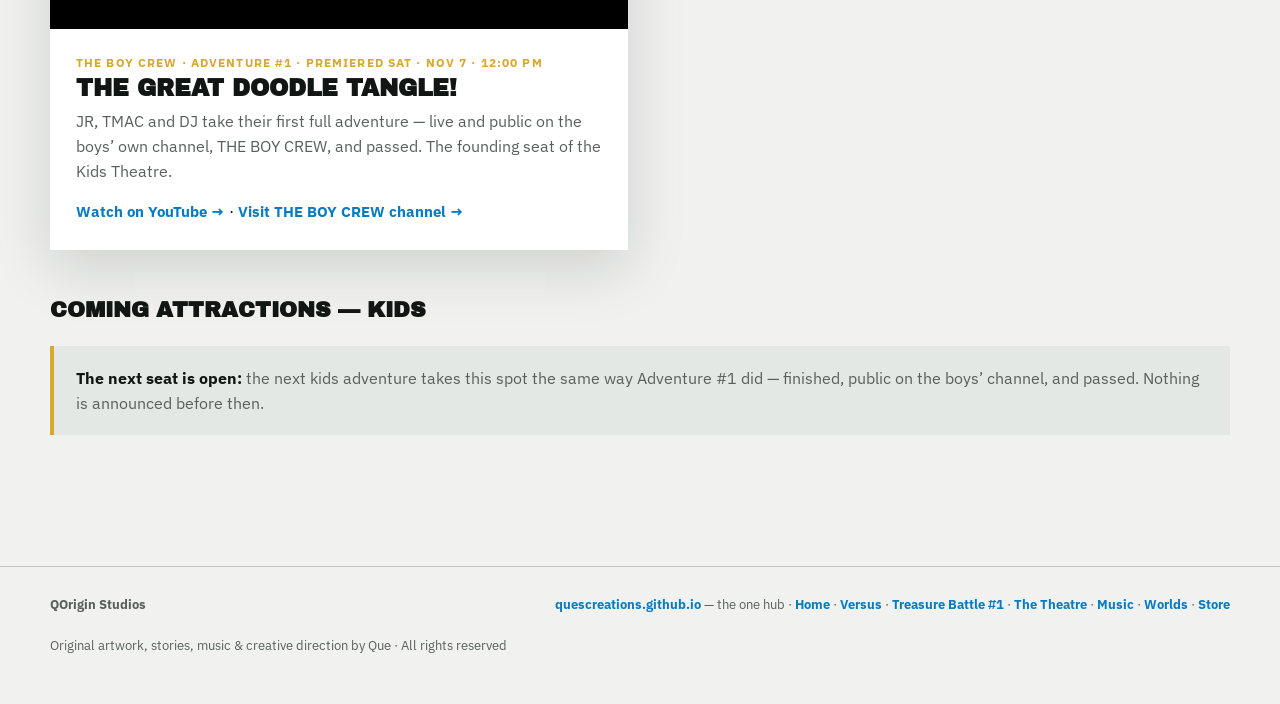
<file: theatre.html>
<!doctype html>
<html lang="en">
<head>
<meta charset="utf-8" />
<meta name="viewport" content="width=device-width,initial-scale=1,viewport-fit=cover" />
<meta name="color-scheme" content="light dark" />
<link rel="icon" href="data:," />
<title>The Theatre — Complete Films · QOrigin Studios</title>
<meta name="description" content="THE THEATRE — the film room of QOrigin Studios. Complete films only: finished, full-size, glitch-free, and true to their script. Plus the series shelf and coming attractions." />
<meta property="og:title" content="The Theatre — Complete Films · QOrigin Studios" />
<meta property="og:description" content="One room for every complete QOrigin Studios film. A film enters this room only when it is finished, glitch-free, and true to its script." />
<meta property="og:type" content="website" />
<meta property="og:url" content="https://quescreations.github.io/theatre.html" />
<meta property="og:image" content="https://quescreations.github.io/assets/brand/qyro.webp" />
<meta property="og:site_name" content="QOrigin Studios" />
<meta name="twitter:card" content="summary_large_image" />
<meta name="twitter:title" content="The Theatre — Complete Films · QOrigin Studios" />
<meta name="twitter:description" content="The film room of QOrigin Studios — complete films, the series shelf, and coming attractions." />
<meta name="twitter:image" content="https://quescreations.github.io/assets/brand/qyro.webp" />
<style>
@import url('https://fonts.googleapis.com/css2?family=Archivo+Black&family=IBM+Plex+Sans:wght@400;500;600;700&family=Permanent+Marker&display=swap');
:root{color-scheme:light dark;--bg:#f1f2f0;--ink:#111614;--muted:#58605d;--surface:#fff;--soft:#e3e8e4;--line:#bec8c2;--gold:#d6a92d;--blue:#087cc3;--electric:#39b8ff;--black:#080b0d;--shadow:0 18px 55px rgba(12,22,18,.15)}
@media(prefers-color-scheme:dark){:root{--bg:#0c1012;--ink:#f4f6f4;--muted:#aeb8b3;--surface:#151b1e;--soft:#20282a;--line:#384449;--gold:#edc44f;--blue:#26a7ec;--electric:#58c7ff;--black:#050708;--shadow:0 22px 60px rgba(0,0,0,.42)}}
*{box-sizing:border-box}html{scroll-behavior:smooth;scroll-padding-top:82px}body{margin:0;background:var(--bg);color:var(--ink);font-family:'IBM Plex Sans',sans-serif;line-height:1.55;overflow-x:hidden}button,a{font:inherit}img,video,iframe{max-width:100%}.wrap{width:min(1180px,calc(100% - 40px));margin:auto}.site-nav{position:sticky;top:0;z-index:12;background:color-mix(in srgb,var(--bg) 92%,transparent);border-bottom:1px solid var(--line);backdrop-filter:blur(14px)}.nav-inner{min-height:68px;display:flex;align-items:center;justify-content:flex-end;gap:24px}.nav-links{display:flex;gap:22px;scrollbar-width:none}.nav-links::-webkit-scrollbar{display:none}.nav-links a{color:var(--muted);text-decoration:none;font-size:.84rem;font-weight:700;white-space:nowrap}.nav-links a:hover,.nav-links a:focus-visible{color:var(--blue)}
.hero{background:var(--black);color:#f7f8f5;position:relative;overflow:hidden;min-height:62vh}.hero:after{content:"";position:absolute;inset:0;background:linear-gradient(90deg,rgba(3,6,8,.96) 0%,rgba(3,6,8,.78) 43%,rgba(3,6,8,.05) 75%),linear-gradient(0deg,rgba(3,6,8,.76),transparent 34%);z-index:1}.hero-img{position:absolute;inset:0 0 0 40%;width:60%;height:100%;object-fit:cover;object-position:50% 22%;filter:saturate(.92) contrast(1.08)}.hero-inner{position:relative;z-index:2;min-height:62vh;display:flex;align-items:center;padding:80px 0}.hero-copy{max-width:700px}.hero-kicker{display:flex;align-items:center;gap:12px;color:#6ccaff;font-size:.76rem;font-weight:700;letter-spacing:.18em;text-transform:uppercase;margin-bottom:18px}.hero-kicker:before{content:"";width:42px;height:3px;background:var(--gold)}
h1,h2,.display{font-family:'Archivo Black',Impact,sans-serif;text-transform:uppercase;line-height:.9;letter-spacing:-.035em}h1{font-size:clamp(4.2rem,10vw,8.8rem);line-height:.94;margin:0;max-width:760px}h1 span{color:var(--gold)}.hero-copy p{font-size:clamp(1.02rem,1.7vw,1.27rem);color:#ced7d2;max-width:590px;margin:28px 0}.rule-line{border:2px solid var(--gold);padding:18px 20px;color:#f3ead0;font-weight:700;letter-spacing:.02em;max-width:640px;background:rgba(0,0,0,.35)}.rule-line span{color:var(--gold);font-family:'Archivo Black';text-transform:uppercase;display:block;font-size:.78rem;letter-spacing:.16em;margin-bottom:6px}
.section{padding:clamp(70px,9vw,118px) 0}.section.dark{background:var(--black);color:#f3f6f4}.section-head{display:grid;grid-template-columns:minmax(0,1fr) minmax(280px,.55fr);align-items:end;gap:40px;margin-bottom:44px}.section-label{font-size:.74rem;letter-spacing:.16em;text-transform:uppercase;color:var(--blue);font-weight:800;margin-bottom:11px}.dark .section-label{color:#62c8ff}h2{font-size:clamp(2.8rem,6vw,5.3rem);margin:0}.section-head p{margin:0;color:var(--muted);max-width:480px}.dark .section-head p{color:#aeb9b5}
.screen{border:3px solid var(--gold);background:#000;box-shadow:0 0 0 6px #141414,0 0 44px rgba(214,169,45,.28),var(--shadow);aspect-ratio:16/7;display:grid;place-items:center;text-align:center;padding:34px 22px}.screen .screen-title{font-family:'Archivo Black';text-transform:uppercase;font-size:clamp(1.5rem,4vw,2.7rem);color:#f4f6f4;line-height:1.05;margin:0 0 12px}.screen .screen-title span{color:var(--gold)}.screen p{color:#aeb9b5;max-width:620px;margin:0 auto}.screen .screen-note{margin-top:16px;color:#f3ead0;font-weight:700;font-size:.9rem}
.film-grid{display:grid;grid-template-columns:repeat(2,1fr);gap:24px}.film-card{background:var(--surface);box-shadow:var(--shadow);border-top:4px solid var(--gold);overflow:hidden}.film-card .film-body{padding:24px 26px 26px}.film-meta{color:var(--gold);font-size:.78rem;font-weight:800;text-transform:uppercase;letter-spacing:.09em}.film-card h3{font-family:'Archivo Black';font-size:1.45rem;text-transform:uppercase;margin:4px 0 8px;line-height:1.05}.film-card p{color:var(--muted);margin:0 0 16px}.film-embed{aspect-ratio:16/9;background:#000}.film-embed iframe{width:100%;height:100%;display:block;border:0}
.chapter-list{border-top:1px solid var(--line)}.chapter-row{display:flex;justify-content:space-between;align-items:center;gap:16px;padding:13px 0;border-bottom:1px solid var(--line);flex-wrap:wrap}.chapter-row strong{font-size:.95rem}.chapter-row .links{display:flex;gap:16px}
.coming-grid{display:grid;grid-template-columns:repeat(2,1fr);gap:24px}.coming-card{background:#111a1f;border:1px solid #2d3f48;padding:26px;position:relative}.coming-card h3{font-family:'Archivo Black';font-size:1.6rem;text-transform:uppercase;margin:0 0 8px;color:#fff}.coming-card p{color:#aeb9b5;margin:0}.coming-card .when{color:var(--gold);font-weight:800;text-transform:uppercase;letter-spacing:.08em;font-size:.8rem;display:block;margin-bottom:10px}.badge{display:inline-block;background:var(--gold);color:#141300;font-weight:800;font-size:.7rem;letter-spacing:.12em;text-transform:uppercase;padding:4px 10px;margin-bottom:16px}
.notice{background:var(--soft);border-left:4px solid var(--gold);padding:20px 22px;color:var(--muted)}.notice strong{color:var(--ink)}.dark .notice{background:#111a1f;color:#aeb9b5}.dark .notice strong{color:#fff}
.card-link{color:var(--blue);font-weight:800;text-decoration:none;font-size:.95rem}.card-link:hover{text-decoration:underline}
footer{border-top:1px solid var(--line);padding:28px 0 48px;color:var(--muted);font-size:.82rem}.footer-inner{display:flex;justify-content:space-between;gap:20px;flex-wrap:wrap}footer a{color:var(--blue);font-weight:700;text-decoration:none}footer a:hover{text-decoration:underline}
@media(max-width:900px){.section-head{grid-template-columns:1fr}.film-grid,.coming-grid{grid-template-columns:1fr}.screen{aspect-ratio:auto}}
@media(max-width:640px){.wrap{width:min(100% - 28px,560px)}.nav-inner{min-height:62px}.nav-links{display:grid;grid-template-columns:repeat(5,1fr);gap:4px;width:100%}.nav-links a{text-align:center;font-size:.68rem;padding:10px 1px}.hero-img{inset:0;width:100%;height:100%;object-position:50% 18%;opacity:.5}.hero-inner{min-height:62vh;align-items:flex-end;padding:72px 0 58px}h1{font-size:clamp(3.5rem,18vw,5.5rem)}.section{padding:65px 0}.footer-inner{align-items:flex-start;flex-direction:column}}
</style>
</head>
<body>
<nav class="site-nav" aria-label="Primary navigation"><div class="wrap nav-inner"><div class="nav-links"><a href="index.html">Home</a><a href="#now-showing">Now Showing</a><a href="#series-shelf">Series Shelf</a><a href="#coming-attractions">Coming Attractions</a><a href="#kids-theatre">Kids Theatre</a><a href="versus.html">Versus</a><a href="music.html">Music</a><a href="https://ques-creations.printful.me/" target="_blank" rel="noopener">Store</a></div></div></nav>
<main id="top">
<section class="hero"><img class="hero-img" src="assets/brand/qyro.webp" alt="QYRO, Que’s original urban anime mascot, standing on a neon rooftop in black and gold techwear" /><div class="wrap hero-inner"><div class="hero-copy"><div class="hero-kicker">QOrigin Studios · The film room</div><h1>The<br/><span>Theatre</span></h1><p>Every complete film in the house, in one room. When a movie is finished, it takes its seat here — this page is the marquee, and the screen only lights up for the real thing.</p><p class="rule-line"><span>The house rule</span>A film enters this room only when it is finished, glitch-free, and true to its script.</p></div></div></section>

<section class="section dark" id="now-showing"><div class="wrap"><header class="section-head"><div><div class="section-label">Now Showing · Complete films</div><h2>Now<br/>Showing</h2></div><p>The big screen is reserved for complete movies — full-size, finished, and passed. Nothing gets up here on a promise.</p></header>
<div class="film-grid">
<article class="film-card"><div class="film-embed"><iframe src="https://www.youtube-nocookie.com/embed/mrr7Y7vb_Rw" title="AFTER THE LIE — The Complete Movie" loading="lazy" allow="accelerometer; autoplay; clipboard-write; encrypted-media; gyroscope; picture-in-picture; web-share" allowfullscreen referrerpolicy="strict-origin-when-cross-origin"></iframe></div><div class="film-body"><div class="film-meta">AFTER THE LIE · The Complete Movie · Episodes 1–8 as one film</div><h3>After the Lie — The Complete Movie</h3><p>The founding film of this room. The full season of the AfroAnime drama, assembled as one continuous movie — finished, public on the main channel @AfroAnimeQC, and ruled a Theatre entry. Every finished film after it joins the marquee right here.</p><a class="card-link" href="https://www.youtube.com/watch?v=mrr7Y7vb_Rw" target="_blank" rel="noopener">Watch on YouTube →</a></div></article>
</div>
<p class="notice" style="margin-top:30px"><strong>Playing in the meantime:</strong> finished episodes live on the <a class="card-link" href="#series-shelf">Series Shelf</a> below — and the next premieres are posted under <a class="card-link" href="#coming-attractions">Coming Attractions</a>.</p>
</div></section>

<section class="section" id="series-shelf"><div class="wrap"><header class="section-head"><div><div class="section-label">Series Shelf · Finished episodes, playing now</div><h2>The Series<br/>Shelf</h2></div><p>Complete episodes from the house series — public on the channels, gathered here so the whole shelf sits in one place.</p></header>
<div class="film-grid">
<article class="film-card"><div class="film-embed"><iframe src="https://www.youtube-nocookie.com/embed/PwWY6b6mxt8" title="EVERYBODY EATS — Episode 1: Down 2, No Time Left — One Free Throw for Everything" loading="lazy" allow="accelerometer; autoplay; clipboard-write; encrypted-media; gyroscope; picture-in-picture; web-share" allowfullscreen referrerpolicy="strict-origin-when-cross-origin"></iframe></div><div class="film-body"><div class="film-meta">EVERYBODY EATS · Episode 1 · AfroAnime basketball</div><h3>Down 2, No Time Left</h3><p>One free throw for everything. The first episode of the basketball series — the crowned cut, live on the main channel @AfroAnimeQC.</p><a class="card-link" href="https://youtu.be/PwWY6b6mxt8" target="_blank" rel="noopener">Watch on YouTube →</a></div></article>

</div>
<article class="film-card" style="margin-top:24px"><div class="film-body"><div class="film-meta">THE WHOLE NINE · Que’s story, in chapters</div><h3>Chapters 1–4 · Complete</h3><p>Que’s own story, told chapter by chapter in realism. All four chapters are live — the story is complete:</p>
<div class="chapter-list">
<div class="chapter-row"><strong>Chapter 1 — Small Town</strong><span class="links"><a class="card-link" href="https://www.instagram.com/reel/DekkgyUjx4I/" target="_blank" rel="noopener">Instagram →</a><a class="card-link" href="https://www.tiktok.com/@xquetheplug/video/7697057258642918686" target="_blank" rel="noopener">TikTok →</a></span></div>
<div class="chapter-row"><strong>Chapter 2 — The Mound</strong><span class="links"><a class="card-link" href="https://www.instagram.com/reel/De0S2SwDGra/" target="_blank" rel="noopener">Instagram →</a><a class="card-link" href="https://www.tiktok.com/@xquetheplug/video/7699663536011660574" target="_blank" rel="noopener">TikTok →</a></span></div>
<div class="chapter-row"><strong>Chapter 3 — The Move</strong><span class="links"><a class="card-link" href="https://www.instagram.com/reel/DfGSKwcDjWk/" target="_blank" rel="noopener">Instagram →</a></span></div>
<div class="chapter-row"><strong>Chapter 4 — Her</strong><span class="links"><a class="card-link" href="https://www.instagram.com/reel/DfYaXJ4AstO/" target="_blank" rel="noopener">Instagram →</a><a class="card-link" href="https://www.tiktok.com/@xquetheplug/video/7704863595120708895" target="_blank" rel="noopener">TikTok →</a></span></div>
</div></div></article>
</div></section>

<section class="section dark" id="coming-attractions"><div class="wrap"><header class="section-head"><div><div class="section-label">Coming Attractions · Not yet showing</div><h2>Coming<br/>Attractions</h2></div><p>On the way to the screen. These are announced, not showing — each one takes its seat only when it is finished and passed.</p></header>
<div class="coming-grid">
<article class="coming-card"><span class="badge">In Production</span><span class="when">The war film · In production now</span><h3>The Artist vs TJ</h3><p>The complete war of the Versus universe: the present self against the past self, armies and all, key scenes played in full. When this one finishes, it opens the big screen above.</p></article>
</div>
<p class="notice" style="margin-top:36px"><strong>The bar stands:</strong> a title moves from Coming Attractions to Now Showing only when the finished film is public and passed — never before.</p>
</div></section>
<section class="section" id="kids-theatre" style="border-top:4px solid var(--gold)"><div class="wrap"><header class="section-head"><div><div class="section-label">The Kids Theatre · The Boy Crew Channel</div><h2>The Kids<br/>Theatre</h2></div><p>A room of their own. Every film here lives on <strong>THE BOY CREW</strong> — the boys’ own YouTube channel. This page is a window onto that channel, never a second host: kids films play on the kids channel only — never the main channel, never Instagram, never TikTok.</p></header>
<h3 style="font-family:'Archivo Black';text-transform:uppercase;font-size:1.35rem;margin:44px 0 18px">Now Showing — Kids</h3>
<div class="film-grid">
<article class="film-card"><div class="film-embed"><iframe src="https://www.youtube-nocookie.com/embed/pHuSwO6cuk4" title="The Boy Crew — The Great Doodle Tangle!" loading="lazy" allow="accelerometer; autoplay; clipboard-write; encrypted-media; gyroscope; picture-in-picture; web-share" allowfullscreen referrerpolicy="strict-origin-when-cross-origin"></iframe></div><div class="film-body"><div class="film-meta">THE BOY CREW · Adventure #1 · Premiered Sat · Nov 7 · 12:00 PM</div><h3>The Great Doodle Tangle!</h3><p>JR, TMAC and DJ take their first full adventure — live and public on the boys’ own channel, THE BOY CREW, and passed. The founding seat of the Kids Theatre.</p><a class="card-link" href="https://youtu.be/pHuSwO6cuk4" target="_blank" rel="noopener">Watch on YouTube →</a> · <a class="card-link" href="https://www.youtube.com/@ghostshift-quescreations" target="_blank" rel="noopener">Visit THE BOY CREW channel →</a></div></article>
</div>
<h3 style="font-family:'Archivo Black';text-transform:uppercase;font-size:1.35rem;margin:44px 0 18px">Coming Attractions — Kids</h3>
<p class="notice"><strong>The next seat is open:</strong> the next kids adventure takes this spot the same way Adventure #1 did — finished, public on the boys’ channel, and passed. Nothing is announced before then.</p>
</div></section>
</main>
<footer><div class="wrap footer-inner"><strong>QOrigin Studios</strong><span><a href="https://quescreations.github.io/">quescreations.github.io</a> — the one hub · <a href="index.html">Home</a> · <a href="versus.html">Versus</a> · <a href="treasure.html">Treasure Battle #1</a> · <a href="theatre.html">The Theatre</a> · <a href="music.html">Music</a> · <a href="worlds/">Worlds</a> · <a href="https://ques-creations.printful.me/" target="_blank" rel="noopener">Store</a></span><span>Original artwork, stories, music &amp; creative direction by Que · All rights reserved</span></div></footer>
</body>
</html>
</file>
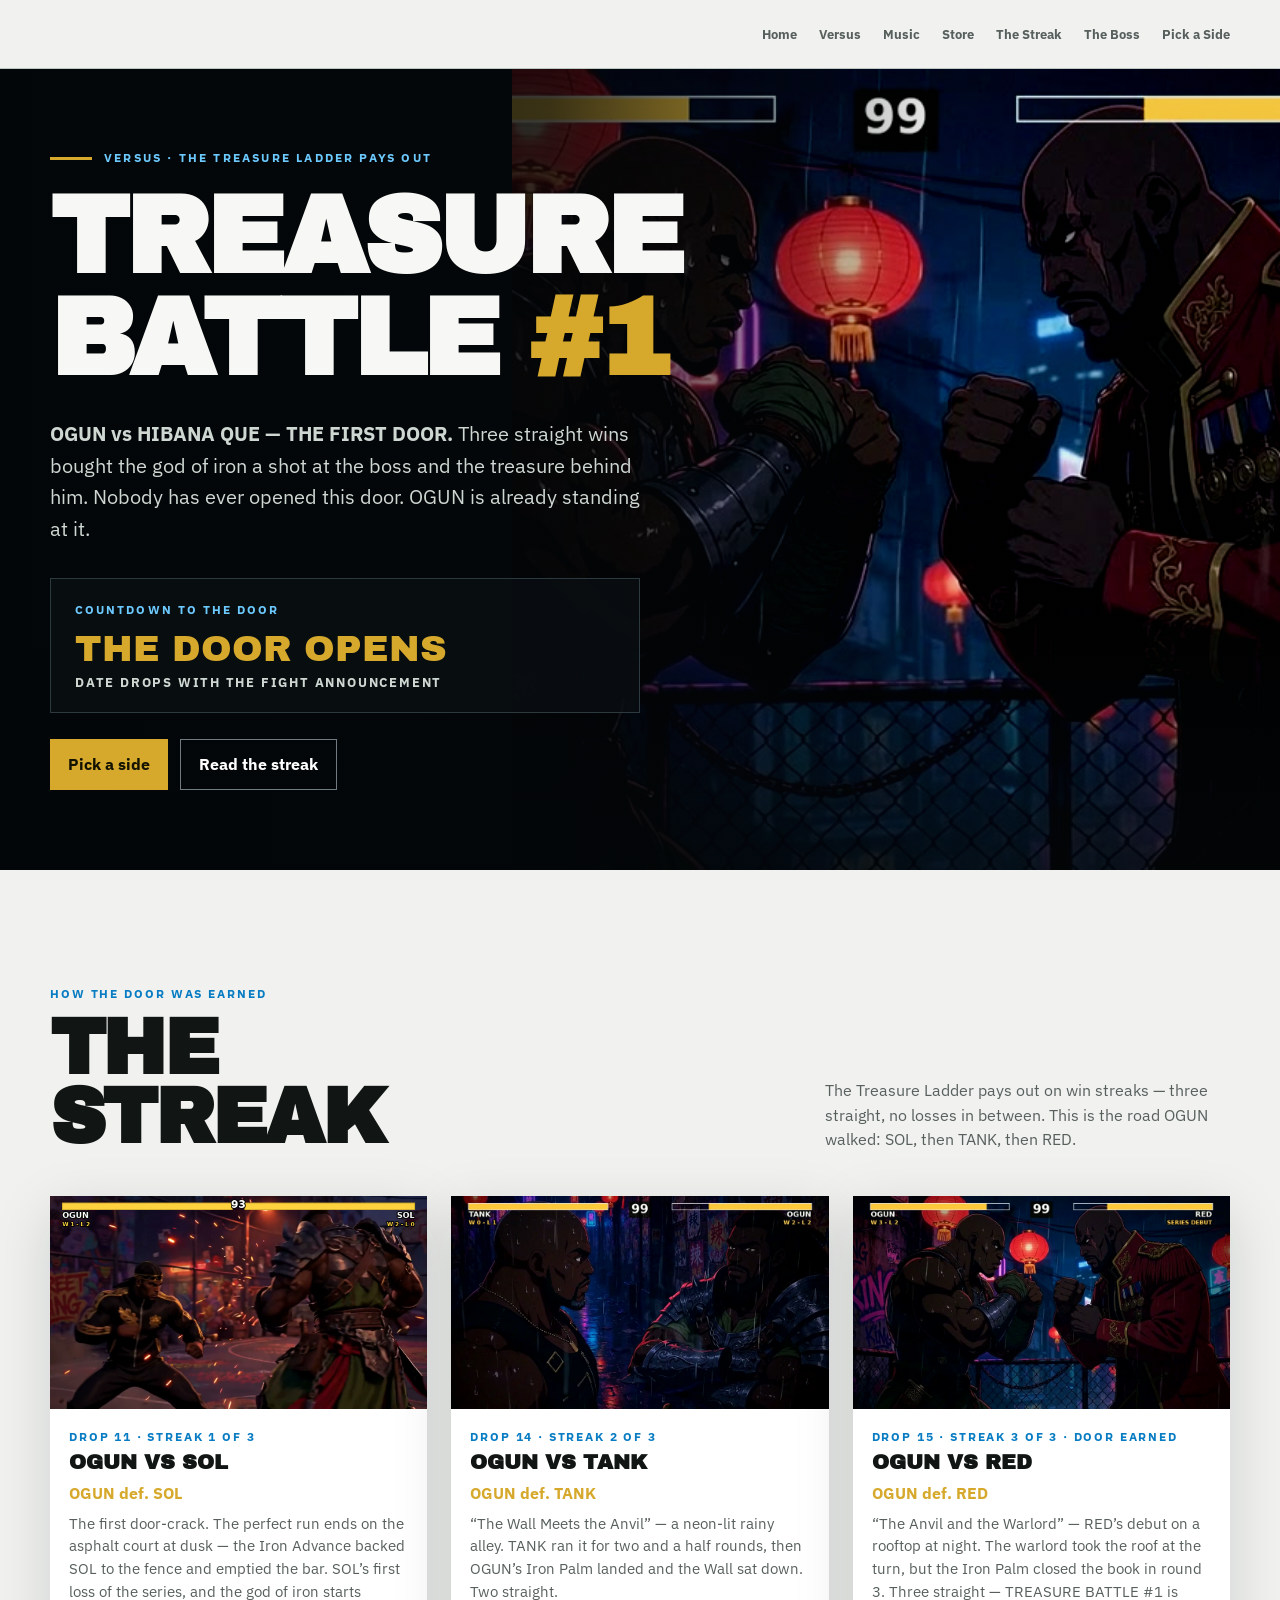
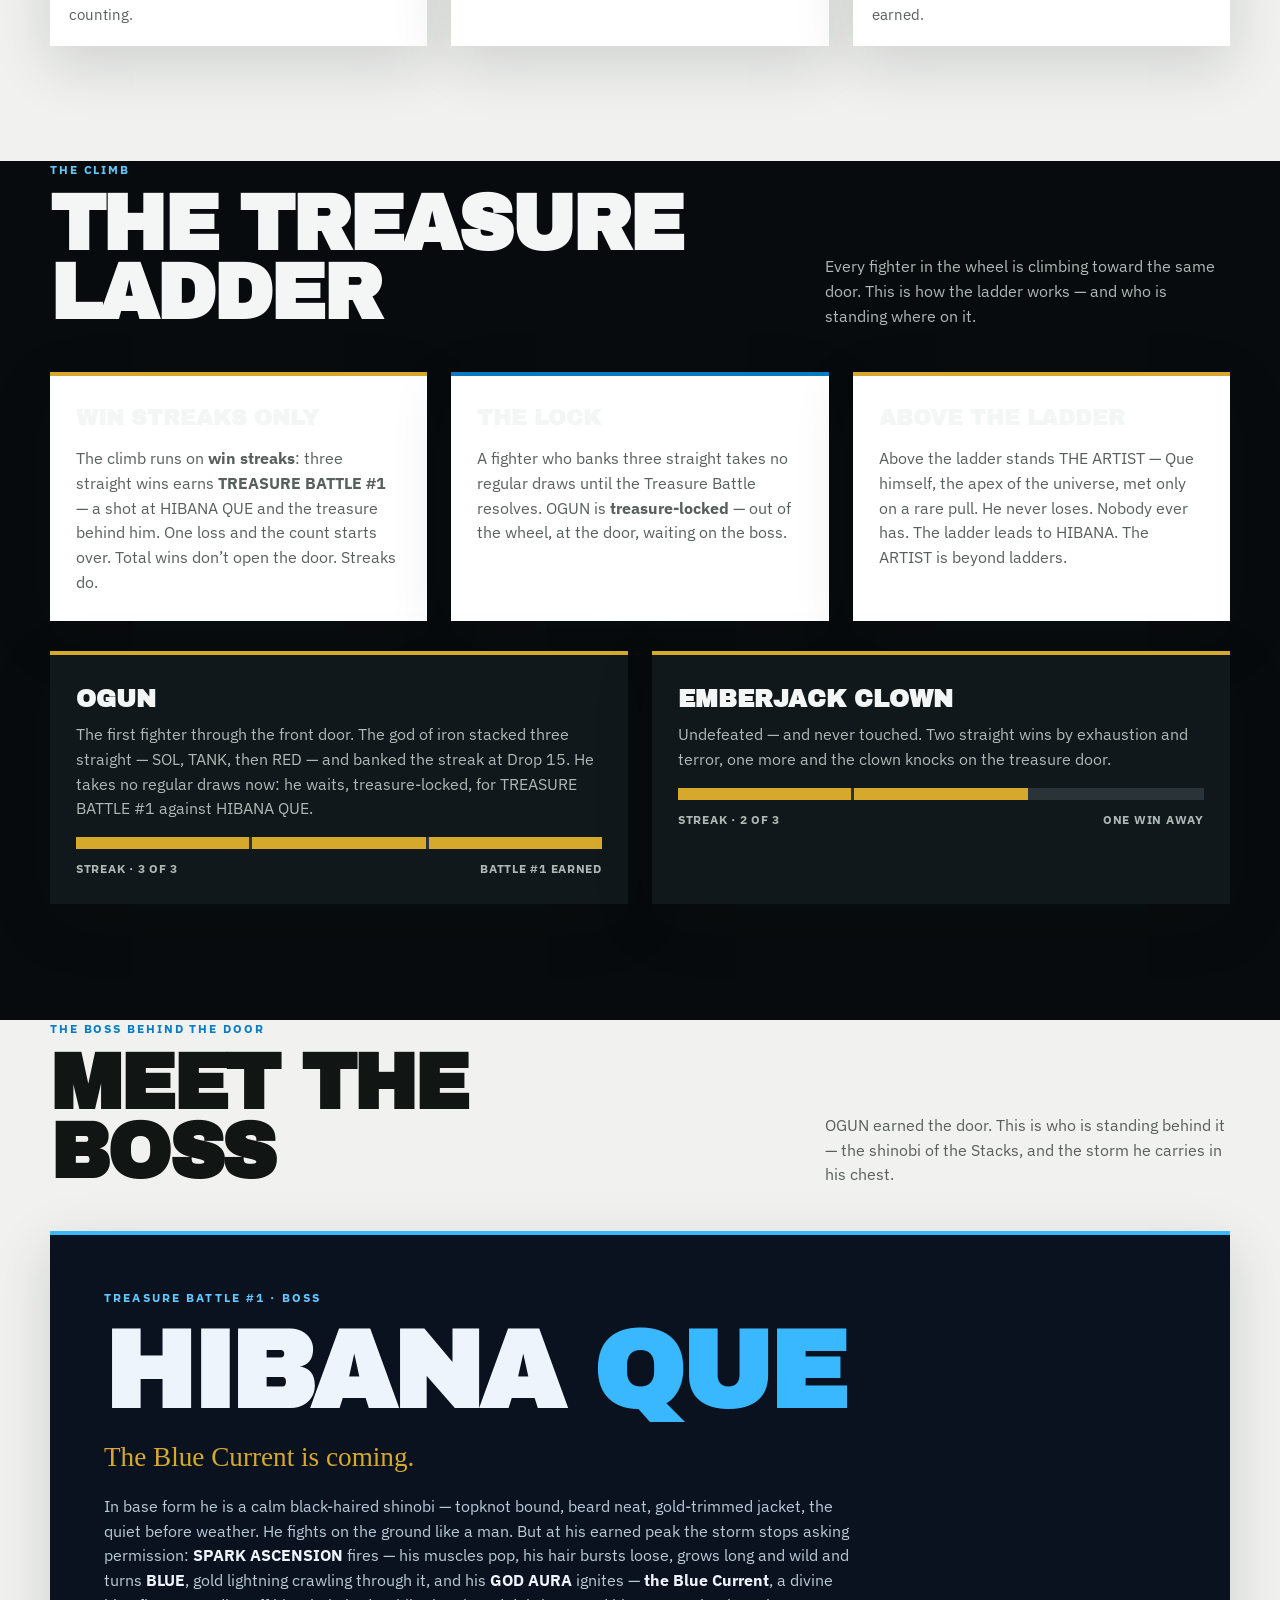
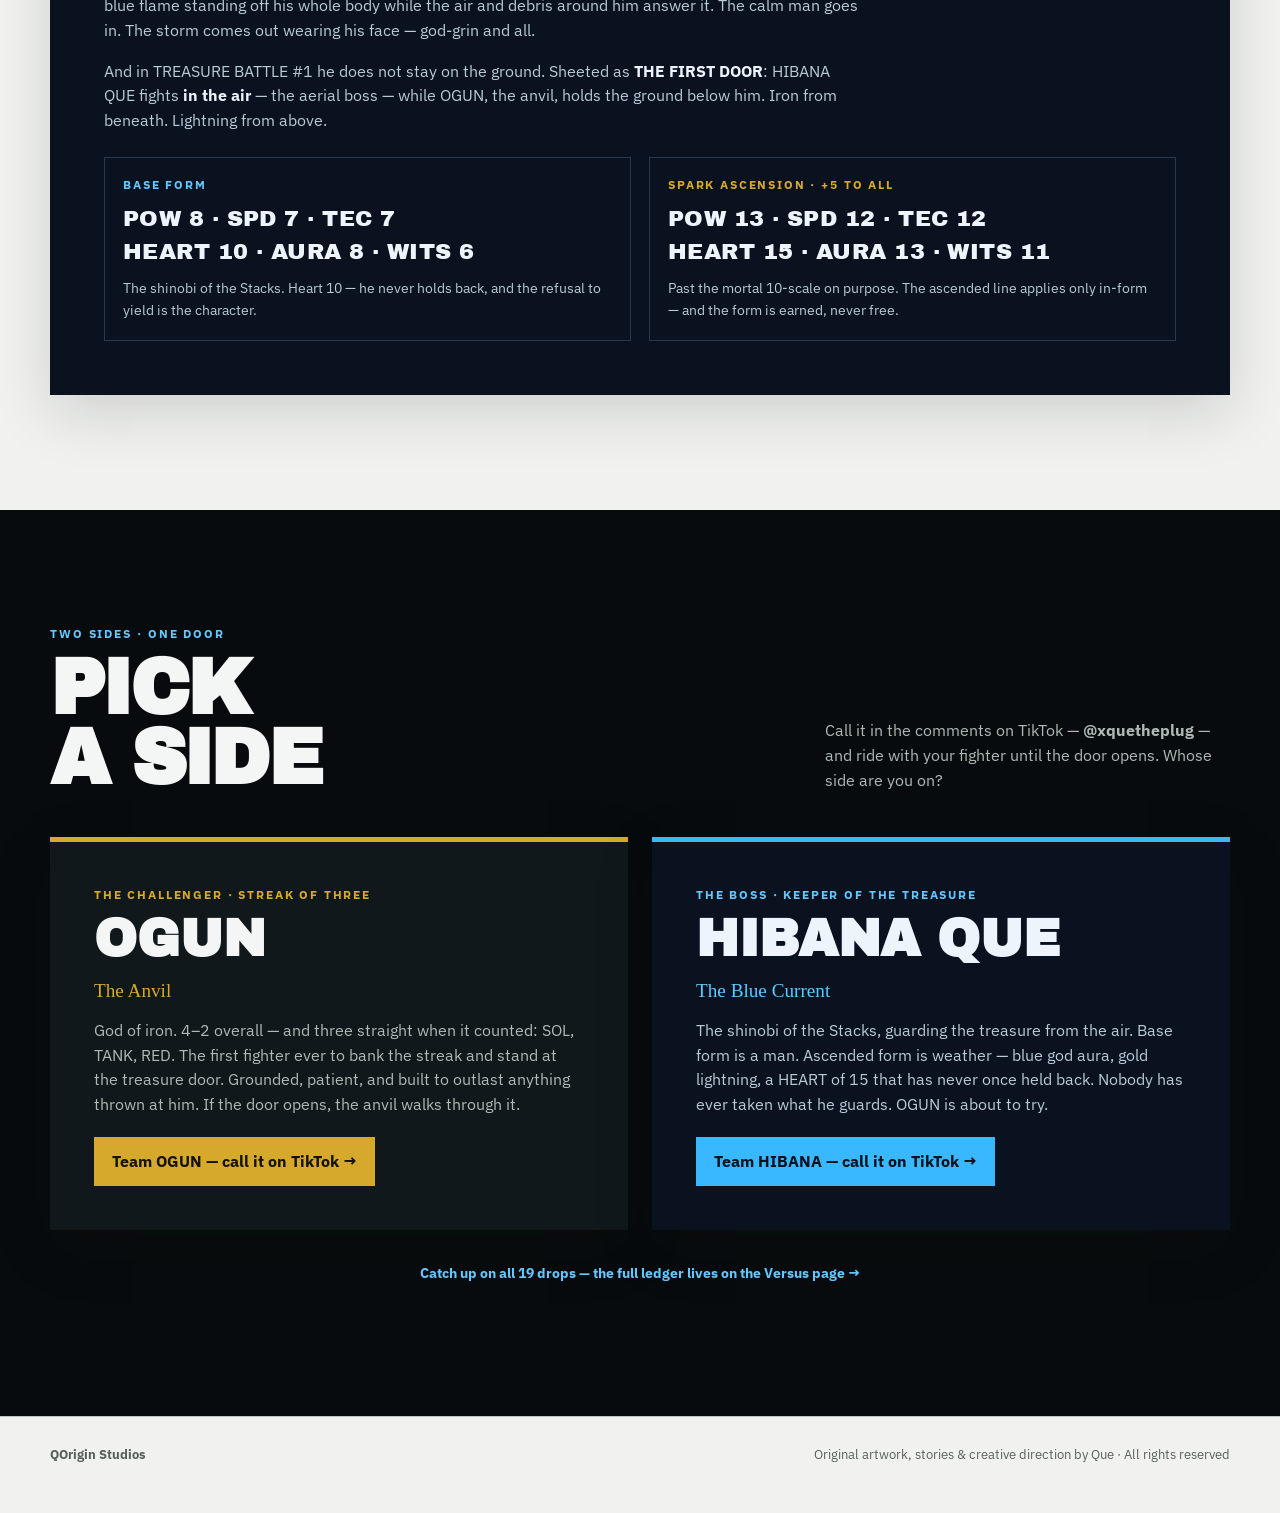
<file: treasure.html>
<!doctype html>
<html lang="en">
<head>
<meta charset="utf-8" />
<meta name="viewport" content="width=device-width,initial-scale=1,viewport-fit=cover" />
<meta name="color-scheme" content="light dark" />
<link rel="icon" href="data:," />
<title>TREASURE BATTLE #1 — OGUN vs HIBANA QUE · QOrigin Studios</title>
<meta name="description" content="TREASURE BATTLE #1 — OGUN vs HIBANA QUE. Three straight wins (SOL, TANK, RED) earned the god of iron a shot at the boss and the treasure behind him. THE FIRST DOOR. Pick a side." />
<meta property="og:title" content="TREASURE BATTLE #1 — OGUN vs HIBANA QUE" />
<meta property="og:description" content="The streak is banked. The door is earned. OGUN — the Anvil, grounded — against HIBANA QUE, the aerial boss riding the Blue Current. Nobody has ever opened this door. Pick a side." />
<meta property="og:type" content="website" />
<meta property="og:url" content="https://quescreations.github.io/treasure.html" />
<meta property="og:image" content="https://quescreations.github.io/assets/versus/drop15-ogun-red.jpg" />
<meta property="og:site_name" content="QOrigin Studios" />
<meta name="twitter:card" content="summary_large_image" />
<meta name="twitter:title" content="TREASURE BATTLE #1 — OGUN vs HIBANA QUE" />
<meta name="twitter:description" content="SOL → TANK → RED. Three straight earned OGUN the door. Behind it: HIBANA QUE and the Blue Current. Pick a side — call it in the comments on TikTok." />
<meta name="twitter:image" content="https://quescreations.github.io/assets/versus/drop15-ogun-red.jpg" />
<style>
@import url('https://fonts.googleapis.com/css2?family=Archivo+Black&family=IBM+Plex+Sans:wght@400;500;600;700&family=Permanent+Marker&display=swap');
:root{color-scheme:light dark;--bg:#f1f2f0;--ink:#111614;--muted:#58605d;--surface:#fff;--soft:#e3e8e4;--line:#bec8c2;--gold:#d6a92d;--blue:#087cc3;--electric:#39b8ff;--black:#080b0d;--shadow:0 18px 55px rgba(12,22,18,.15)}
@media(prefers-color-scheme:dark){:root{--bg:#0c1012;--ink:#f4f6f4;--muted:#aeb8b3;--surface:#151b1e;--soft:#20282a;--line:#384449;--gold:#edc44f;--blue:#26a7ec;--electric:#58c7ff;--black:#050708;--shadow:0 22px 60px rgba(0,0,0,.42)}}
*{box-sizing:border-box}html{scroll-behavior:smooth;scroll-padding-top:82px}body{margin:0;background:var(--bg);color:var(--ink);font-family:'IBM Plex Sans',sans-serif;line-height:1.55;overflow-x:hidden}button,a{font:inherit}img,video{max-width:100%}.wrap{width:min(1180px,calc(100% - 40px));margin:auto}.site-nav{position:sticky;top:0;z-index:12;background:color-mix(in srgb,var(--bg) 92%,transparent);border-bottom:1px solid var(--line);backdrop-filter:blur(14px)}.nav-inner{min-height:68px;display:flex;align-items:center;justify-content:flex-end;gap:24px}.nav-links{display:flex;gap:22px;scrollbar-width:none}.nav-links::-webkit-scrollbar{display:none}.nav-links a{color:var(--muted);text-decoration:none;font-size:.84rem;font-weight:700;white-space:nowrap}.nav-links a:hover,.nav-links a:focus-visible{color:var(--blue)}.hero{background:var(--black);color:#f7f8f5;position:relative;overflow:hidden;min-height:62vh}.hero:after{content:"";position:absolute;inset:0;background:linear-gradient(90deg,rgba(3,6,8,.96) 0%,rgba(3,6,8,.78) 43%,rgba(3,6,8,.05) 75%),linear-gradient(0deg,rgba(3,6,8,.76),transparent 34%);z-index:1}.hero-img{position:absolute;inset:0 0 0 40%;width:60%;height:100%;object-fit:cover;object-position:50% 35%;filter:saturate(.92) contrast(1.08)}.hero-inner{position:relative;z-index:2;min-height:62vh;display:flex;align-items:center;padding:80px 0}.hero-copy{max-width:700px}.hero-kicker{display:flex;align-items:center;gap:12px;color:#6ccaff;font-size:.76rem;font-weight:700;letter-spacing:.18em;text-transform:uppercase;margin-bottom:18px}.hero-kicker:before{content:"";width:42px;height:3px;background:var(--gold)}h1,h2,.display{font-family:'Archivo Black',Impact,sans-serif;text-transform:uppercase;line-height:.9;letter-spacing:-.035em}h1{font-size:clamp(3.4rem,8.5vw,7.2rem);line-height:.94;margin:0;max-width:760px}h1 span{color:var(--gold)}.hero-copy p{font-size:clamp(1.02rem,1.7vw,1.27rem);color:#ced7d2;max-width:590px;margin:28px 0}.actions{display:flex;flex-wrap:wrap;gap:12px}.btn{display:inline-flex;align-items:center;justify-content:center;min-height:48px;padding:12px 18px;background:var(--gold);color:#141300;text-decoration:none;font-weight:800;border:0;cursor:pointer}.btn.secondary{background:transparent;color:#fff;border:1px solid #6f7b80}.btn:hover{filter:brightness(1.08)}.section{padding:clamp(70px,9vw,118px) 0}.section.dark{background:var(--black);color:#f3f6f4}.section-head{display:grid;grid-template-columns:minmax(0,1fr) minmax(280px,.55fr);align-items:end;gap:40px;margin-bottom:44px}.section-label{font-size:.74rem;letter-spacing:.16em;text-transform:uppercase;color:var(--blue);font-weight:800;margin-bottom:11px}.dark .section-label{color:#62c8ff}h2{font-size:clamp(2.8rem,6vw,5.3rem);margin:0}.section-head p{margin:0;color:var(--muted);max-width:480px}.dark .section-head p{color:#aeb9b5}.card-link{color:var(--blue);font-weight:800;text-decoration:none;font-size:.86rem}.card-link:hover{text-decoration:underline}footer{border-top:1px solid var(--line);padding:28px 0 48px;color:var(--muted);font-size:.82rem}.footer-inner{display:flex;justify-content:space-between;gap:20px}
.rules-grid{display:grid;grid-template-columns:repeat(3,1fr);gap:24px}.rule-card{background:var(--surface);box-shadow:var(--shadow);padding:26px;border-top:4px solid var(--gold)}.rule-card.blue{border-top-color:var(--blue)}.rule-card h3{font-family:'Archivo Black';font-size:1.35rem;text-transform:uppercase;margin:0 0 10px}.rule-card p{color:var(--muted);margin:0}.rule-card ul{margin:12px 0 0;padding-left:18px;color:var(--muted)}
.tag{display:inline-block;border:1px solid var(--gold);color:var(--gold);padding:3px 9px;font-size:.7rem;font-weight:800;letter-spacing:.08em;text-transform:uppercase}
.boss-door{display:grid;grid-template-columns:repeat(2,1fr);gap:24px;margin-top:30px}.door-card{background:#10181c;color:#f3f6f4;padding:26px;box-shadow:var(--shadow);border-top:4px solid var(--gold)}.door-card h3{font-family:'Archivo Black';font-size:1.5rem;text-transform:uppercase;margin:0 0 4px}.door-card p{color:#aeb9b5;margin:0 0 16px}.door-bar{height:12px;background:#2a3438;display:flex;gap:3px}.door-bar i{flex:1;background:#2a3438}.door-bar i.on{background:var(--gold)}.door-meta{display:flex;justify-content:space-between;margin-top:10px;font-size:.78rem;font-weight:700;letter-spacing:.06em;text-transform:uppercase;color:#aeb9b5}
.drop-grid{display:grid;grid-template-columns:repeat(3,1fr);gap:24px}.drop-card{margin:0;background:var(--surface);box-shadow:var(--shadow);display:flex;flex-direction:column}.drop-card img{width:100%;aspect-ratio:16/9;object-fit:cover;display:block;background:#07090a}.drop-card figcaption{padding:19px;display:flex;flex-direction:column;gap:7px;flex:1}.drop-num{font-size:.72rem;letter-spacing:.16em;text-transform:uppercase;color:var(--blue);font-weight:800}.drop-card h3{font-family:'Archivo Black';font-size:1.28rem;text-transform:uppercase;margin:0;line-height:1.05}.drop-result{font-weight:800;color:var(--gold)}.drop-card p{color:var(--muted);margin:0;font-size:.92rem;flex:1}
.cd{margin-top:34px;background:rgba(10,16,20,.72);border:1px solid #2c3a40;padding:22px 24px;max-width:590px}.cd-label{font-size:.72rem;letter-spacing:.18em;text-transform:uppercase;color:#6ccaff;font-weight:800;margin-bottom:12px}.cd-armed{font-family:'Archivo Black';text-transform:uppercase;font-size:clamp(1.5rem,3.4vw,2.3rem);line-height:1;color:var(--gold)}.cd-armed span{display:block;margin-top:9px;font-family:'IBM Plex Sans',sans-serif;font-size:.8rem;font-weight:700;letter-spacing:.14em;color:#ced7d2}.cd-boxes{display:none;gap:10px}.cd.live .cd-boxes{display:flex}.cd.live .cd-armed{display:none}.cd-box{flex:1;background:#10181c;border-top:3px solid var(--gold);padding:12px 6px 9px;text-align:center}.cd-box strong{display:block;font-family:'Archivo Black';font-size:clamp(1.6rem,4vw,2.4rem);line-height:1;color:#f7f8f5}.cd-box span{font-size:.64rem;font-weight:800;letter-spacing:.16em;text-transform:uppercase;color:#8fa39b}
.boss-panel{background:#0a1220;color:#eef4fb;box-shadow:var(--shadow);border-top:4px solid var(--electric);padding:clamp(28px,4.5vw,54px)}.boss-kicker{font-size:.74rem;letter-spacing:.18em;text-transform:uppercase;color:#62c8ff;font-weight:800;margin-bottom:14px}.boss-name{font-family:'Archivo Black';text-transform:uppercase;font-size:clamp(3rem,9vw,6.8rem);line-height:.92;letter-spacing:-.03em;margin:0}.boss-name span{color:var(--electric)}.boss-sub{font-family:'Permanent Marker',cursive;color:var(--gold);font-size:clamp(1.2rem,2.6vw,1.7rem);margin:14px 0 4px}.boss-panel p{color:#b9c9d6;max-width:760px}.boss-panel p strong{color:#eef4fb}.stat-rows{display:grid;grid-template-columns:1fr 1fr;gap:18px;margin-top:24px}.stat-block{border:1px solid #27394d;padding:18px}.stat-block h4{margin:0 0 8px;font-size:.72rem;letter-spacing:.16em;text-transform:uppercase;color:#62c8ff;font-weight:800}.stat-block.blue h4{color:var(--gold)}.stat-line{font-family:'Archivo Black';font-size:clamp(1rem,2.2vw,1.4rem);letter-spacing:.02em;line-height:1.5}.stat-block p{margin:8px 0 0;font-size:.9rem}
.vs-grid{display:grid;grid-template-columns:1fr 1fr;gap:24px}.side-card{padding:clamp(26px,4vw,44px);box-shadow:var(--shadow);display:flex;flex-direction:column;gap:12px}.side-card.ogun{background:#10181c;color:#f3f6f4;border-top:5px solid var(--gold)}.side-card.boss{background:#0a1220;color:#eef4fb;border-top:5px solid var(--electric)}.side-card h3{font-family:'Archivo Black';font-size:clamp(2rem,4.5vw,3.2rem);text-transform:uppercase;margin:0;line-height:.95}.side-card .alias{font-family:'Permanent Marker',cursive;color:var(--gold);font-size:1.2rem}.side-card.boss .alias{color:#62c8ff}.side-card p{color:#aeb9b5;margin:0;flex:1}.side-card.boss p{color:#b9c9d6}.side-card .btn{align-self:flex-start;margin-top:8px}.side-card.boss .btn{background:var(--electric);color:#06121e}
@media(max-width:900px){.section-head{grid-template-columns:1fr}.rules-grid,.drop-grid{grid-template-columns:repeat(2,1fr)}.boss-door{grid-template-columns:1fr}.vs-grid{grid-template-columns:1fr}.stat-rows{grid-template-columns:1fr}}
@media(max-width:640px){.wrap{width:min(100% - 28px,560px)}.nav-inner{min-height:62px}.nav-links{display:grid;grid-template-columns:repeat(5,1fr);gap:4px;width:100%}.nav-links a{text-align:center;font-size:.68rem;padding:10px 1px}.hero-img{inset:0;width:100%;height:100%;opacity:.58}.hero-inner{min-height:62vh;align-items:flex-end;padding:72px 0 58px}h1{font-size:clamp(2.9rem,15vw,4.6rem)}.section{padding:65px 0}.rules-grid,.drop-grid{grid-template-columns:1fr}.footer-inner{align-items:flex-start;flex-direction:column}}
</style>
</head>
<body>
<nav class="site-nav" aria-label="Primary navigation"><div class="wrap nav-inner"><div class="nav-links"><a href="index.html">Home</a><a href="versus.html">Versus</a><a href="music.html">Music</a><a href="https://ques-creations.printful.me/" target="_blank" rel="noopener">Store</a><a href="#streak">The Streak</a><a href="#boss">The Boss</a><a href="#pick">Pick a Side</a></div></div></nav>
<main id="top">
<section class="hero"><img class="hero-img" src="assets/versus/drop15-ogun-red.jpg" alt="OGUN vs RED — Drop 15 frame, the win that banked the streak and earned Treasure Battle #1" /><div class="wrap hero-inner"><div class="hero-copy"><div class="hero-kicker">Versus · The Treasure Ladder pays out</div><h1>Treasure<br/>Battle <span>#1</span></h1><p><strong>OGUN vs HIBANA QUE — THE FIRST DOOR.</strong> Three straight wins bought the god of iron a shot at the boss and the treasure behind him. Nobody has ever opened this door. OGUN is already standing at it.</p><div class="cd" id="tb1-countdown"><div class="cd-label">Countdown to the door</div><div class="cd-armed">The door opens<span>Date drops with the fight announcement</span></div><div class="cd-boxes"><div class="cd-box"><strong id="cd-d">--</strong><span>Days</span></div><div class="cd-box"><strong id="cd-h">--</strong><span>Hours</span></div><div class="cd-box"><strong id="cd-m">--</strong><span>Minutes</span></div><div class="cd-box"><strong id="cd-s">--</strong><span>Seconds</span></div></div></div><div class="actions" style="margin-top:26px"><a class="btn" href="#pick">Pick a side</a><a class="btn secondary" href="#streak">Read the streak</a></div></div></div></section>
<section class="section" id="streak"><div class="wrap"><header class="section-head"><div><div class="section-label">How the door was earned</div><h2>The<br/>Streak</h2></div><p>The Treasure Ladder pays out on win streaks — three straight, no losses in between. This is the road OGUN walked: SOL, then TANK, then RED.</p></header><div class="drop-grid">
<figure class="drop-card"><img src="assets/versus/drop11-ogun-sol-teaser.jpg" alt="OGUN vs SOL — Versus Drop 11 frame" /><figcaption><div class="drop-num">Drop 11 · Streak 1 of 3</div><h3>OGUN vs SOL</h3><div class="drop-result">OGUN def. SOL</div><p>The first door-crack. The perfect run ends on the asphalt court at dusk — the Iron Advance backed SOL to the fence and emptied the bar. SOL’s first loss of the series, and the god of iron starts counting.</p></figcaption></figure>
<figure class="drop-card"><img src="assets/versus/drop14-ogun-tank.jpg" alt="OGUN vs TANK — Versus Drop 14 frame" /><figcaption><div class="drop-num">Drop 14 · Streak 2 of 3</div><h3>OGUN vs TANK</h3><div class="drop-result">OGUN def. TANK</div><p>“The Wall Meets the Anvil” — a neon-lit rainy alley. TANK ran it for two and a half rounds, then OGUN’s Iron Palm landed and the Wall sat down. Two straight.</p></figcaption></figure>
<figure class="drop-card"><img src="assets/versus/drop15-ogun-red.jpg" alt="OGUN vs RED — Versus Drop 15 frame" /><figcaption><div class="drop-num">Drop 15 · Streak 3 of 3 · Door earned</div><h3>OGUN vs RED</h3><div class="drop-result">OGUN def. RED</div><p>“The Anvil and the Warlord” — RED’s debut on a rooftop at night. The warlord took the roof at the turn, but the Iron Palm closed the book in round 3. Three straight — TREASURE BATTLE #1 is earned.</p></figcaption></figure>
</div></div></section>
<section class="section dark" id="ladder" style="padding-top:0"><div class="wrap"><header class="section-head"><div><div class="section-label">The climb</div><h2>The Treasure<br/>Ladder</h2></div><p>Every fighter in the wheel is climbing toward the same door. This is how the ladder works — and who is standing where on it.</p></header><div class="rules-grid">
<article class="rule-card"><h3>Win streaks only</h3><p>The climb runs on <strong>win streaks</strong>: three straight wins earns <strong>TREASURE BATTLE #1</strong> — a shot at HIBANA QUE and the treasure behind him. One loss and the count starts over. Total wins don’t open the door. Streaks do.</p></article>
<article class="rule-card blue"><h3>The lock</h3><p>A fighter who banks three straight takes no regular draws until the Treasure Battle resolves. OGUN is <strong>treasure-locked</strong> — out of the wheel, at the door, waiting on the boss.</p></article>
<article class="rule-card"><h3>Above the ladder</h3><p>Above the ladder stands THE ARTIST — Que himself, the apex of the universe, met only on a rare pull. He never loses. Nobody ever has. The ladder leads to HIBANA. The ARTIST is beyond ladders.</p></article>
</div>
<div class="boss-door">
<article class="door-card"><h3>OGUN</h3><p>The first fighter through the front door. The god of iron stacked three straight — SOL, TANK, then RED — and banked the streak at Drop 15. He takes no regular draws now: he waits, treasure-locked, for TREASURE BATTLE #1 against HIBANA QUE.</p><div class="door-bar"><i class="on"></i><i class="on"></i><i class="on"></i></div><div class="door-meta"><span>Streak · 3 of 3</span><span>Battle #1 earned</span></div></article>
<article class="door-card"><h3>EMBERJACK CLOWN</h3><p>Undefeated — and never touched. Two straight wins by exhaustion and terror, one more and the clown knocks on the treasure door.</p><div class="door-bar"><i class="on"></i><i class="on"></i><i></i></div><div class="door-meta"><span>Streak · 2 of 3</span><span>One win away</span></div></article>
</div>
</div></section>
<section class="section" id="boss" style="padding-top:0"><div class="wrap"><header class="section-head"><div><div class="section-label">The boss behind the door</div><h2>Meet the<br/>Boss</h2></div><p>OGUN earned the door. This is who is standing behind it — the shinobi of the Stacks, and the storm he carries in his chest.</p></header>
<div class="boss-panel"><div class="boss-kicker">Treasure Battle #1 · Boss</div><h3 class="boss-name">HIBANA <span>QUE</span></h3><div class="boss-sub">The Blue Current is coming.</div><p>In base form he is a calm black-haired shinobi — topknot bound, beard neat, gold-trimmed jacket, the quiet before weather. He fights on the ground like a man. But at his earned peak the storm stops asking permission: <strong>SPARK ASCENSION</strong> fires — his muscles pop, his hair bursts loose, grows long and wild and turns <strong>BLUE</strong>, gold lightning crawling through it, and his <strong>GOD AURA</strong> ignites — <strong>the Blue Current</strong>, a divine blue flame standing off his whole body while the air and debris around him answer it. The calm man goes in. The storm comes out wearing his face — god-grin and all.</p><p>And in TREASURE BATTLE #1 he does not stay on the ground. Sheeted as <strong>THE FIRST DOOR</strong>: HIBANA QUE fights <strong>in the air</strong> — the aerial boss — while OGUN, the anvil, holds the ground below him. Iron from beneath. Lightning from above.</p>
<div class="stat-rows"><div class="stat-block"><h4>Base form</h4><div class="stat-line">POW 8 · SPD 7 · TEC 7<br/>HEART 10 · AURA 8 · WITS 6</div><p>The shinobi of the Stacks. Heart 10 — he never holds back, and the refusal to yield is the character.</p></div><div class="stat-block blue"><h4>Spark Ascension · +5 to all</h4><div class="stat-line">POW 13 · SPD 12 · TEC 12<br/>HEART 15 · AURA 13 · WITS 11</div><p>Past the mortal 10-scale on purpose. The ascended line applies only in-form — and the form is earned, never free.</p></div></div>
</div></div></section>
<section class="section dark" id="pick"><div class="wrap"><header class="section-head"><div><div class="section-label">Two sides · One door</div><h2>Pick<br/>a Side</h2></div><p>Call it in the comments on TikTok — <strong>@xquetheplug</strong> — and ride with your fighter until the door opens. Whose side are you on?</p></header><div class="vs-grid">
<article class="side-card ogun"><div class="drop-num" style="color:var(--gold)">The challenger · Streak of three</div><h3>OGUN</h3><div class="alias">The Anvil</div><p>God of iron. 4–2 overall — and three straight when it counted: SOL, TANK, RED. The first fighter ever to bank the streak and stand at the treasure door. Grounded, patient, and built to outlast anything thrown at him. If the door opens, the anvil walks through it.</p><a class="btn" href="https://www.tiktok.com/@xquetheplug" target="_blank" rel="noopener">Team OGUN — call it on TikTok →</a></article>
<article class="side-card boss"><div class="drop-num" style="color:#62c8ff">The boss · Keeper of the treasure</div><h3>HIBANA QUE</h3><div class="alias">The Blue Current</div><p>The shinobi of the Stacks, guarding the treasure from the air. Base form is a man. Ascended form is weather — blue god aura, gold lightning, a HEART of 15 that has never once held back. Nobody has ever taken what he guards. OGUN is about to try.</p><a class="btn" href="https://www.tiktok.com/@xquetheplug" target="_blank" rel="noopener">Team HIBANA — call it on TikTok →</a></article>
</div><p style="text-align:center;margin-top:30px"><a class="card-link" href="versus.html" style="color:#62c8ff">Catch up on all 19 drops — the full ledger lives on the Versus page →</a></p>
</div></section>
</main>
<footer><div class="wrap footer-inner"><strong>QOrigin Studios</strong><span>Original artwork, stories &amp; creative direction by Que · All rights reserved</span></div></footer>
<script>
// ═══════════════════════════════════════════════════════════════════════
//  TREASURE BATTLE #1 — FIGHT DATE / COUNTDOWN TARGET
//  The fight date has NOT been announced yet. When Que announces it, set
//  TB1_DATE below to the announced date/time as an ISO 8601 string
//  (format: "YYYY-MM-DDTHH:MM:SS-05:00", CDT offset).
//  While TB1_DATE is null, the module stays in its ARMED state —
//  "THE DOOR OPENS — DATE DROPS WITH THE FIGHT ANNOUNCEMENT" —
//  and no countdown runs. NEVER put a placeholder date in here.
// ═══════════════════════════════════════════════════════════════════════
const TB1_DATE = null;
(function () {
  var box = document.getElementById('tb1-countdown');
  if (!box || !TB1_DATE) return; // armed state is the default markup
  var target = new Date(TB1_DATE).getTime();
  if (isNaN(target)) return;
  box.classList.add('live');
  var armed = box.querySelector('.cd-armed');
  var d = document.getElementById('cd-d'), h = document.getElementById('cd-h'),
      m = document.getElementById('cd-m'), s = document.getElementById('cd-s');
  function pad(n) { return (n < 10 ? '0' : '') + n; }
  function tick() {
    var diff = target - Date.now();
    if (diff <= 0) {
      box.classList.remove('live');
      armed.innerHTML = 'The door is open<span>Treasure Battle #1 — OGUN vs HIBANA QUE</span>';
      return;
    }
    d.textContent = Math.floor(diff / 86400000);
    h.textContent = pad(Math.floor(diff / 3600000) % 24);
    m.textContent = pad(Math.floor(diff / 60000) % 60);
    s.textContent = pad(Math.floor(diff / 1000) % 60);
    setTimeout(tick, 1000);
  }
  tick();
})();
</script>
</body></html>
</file>
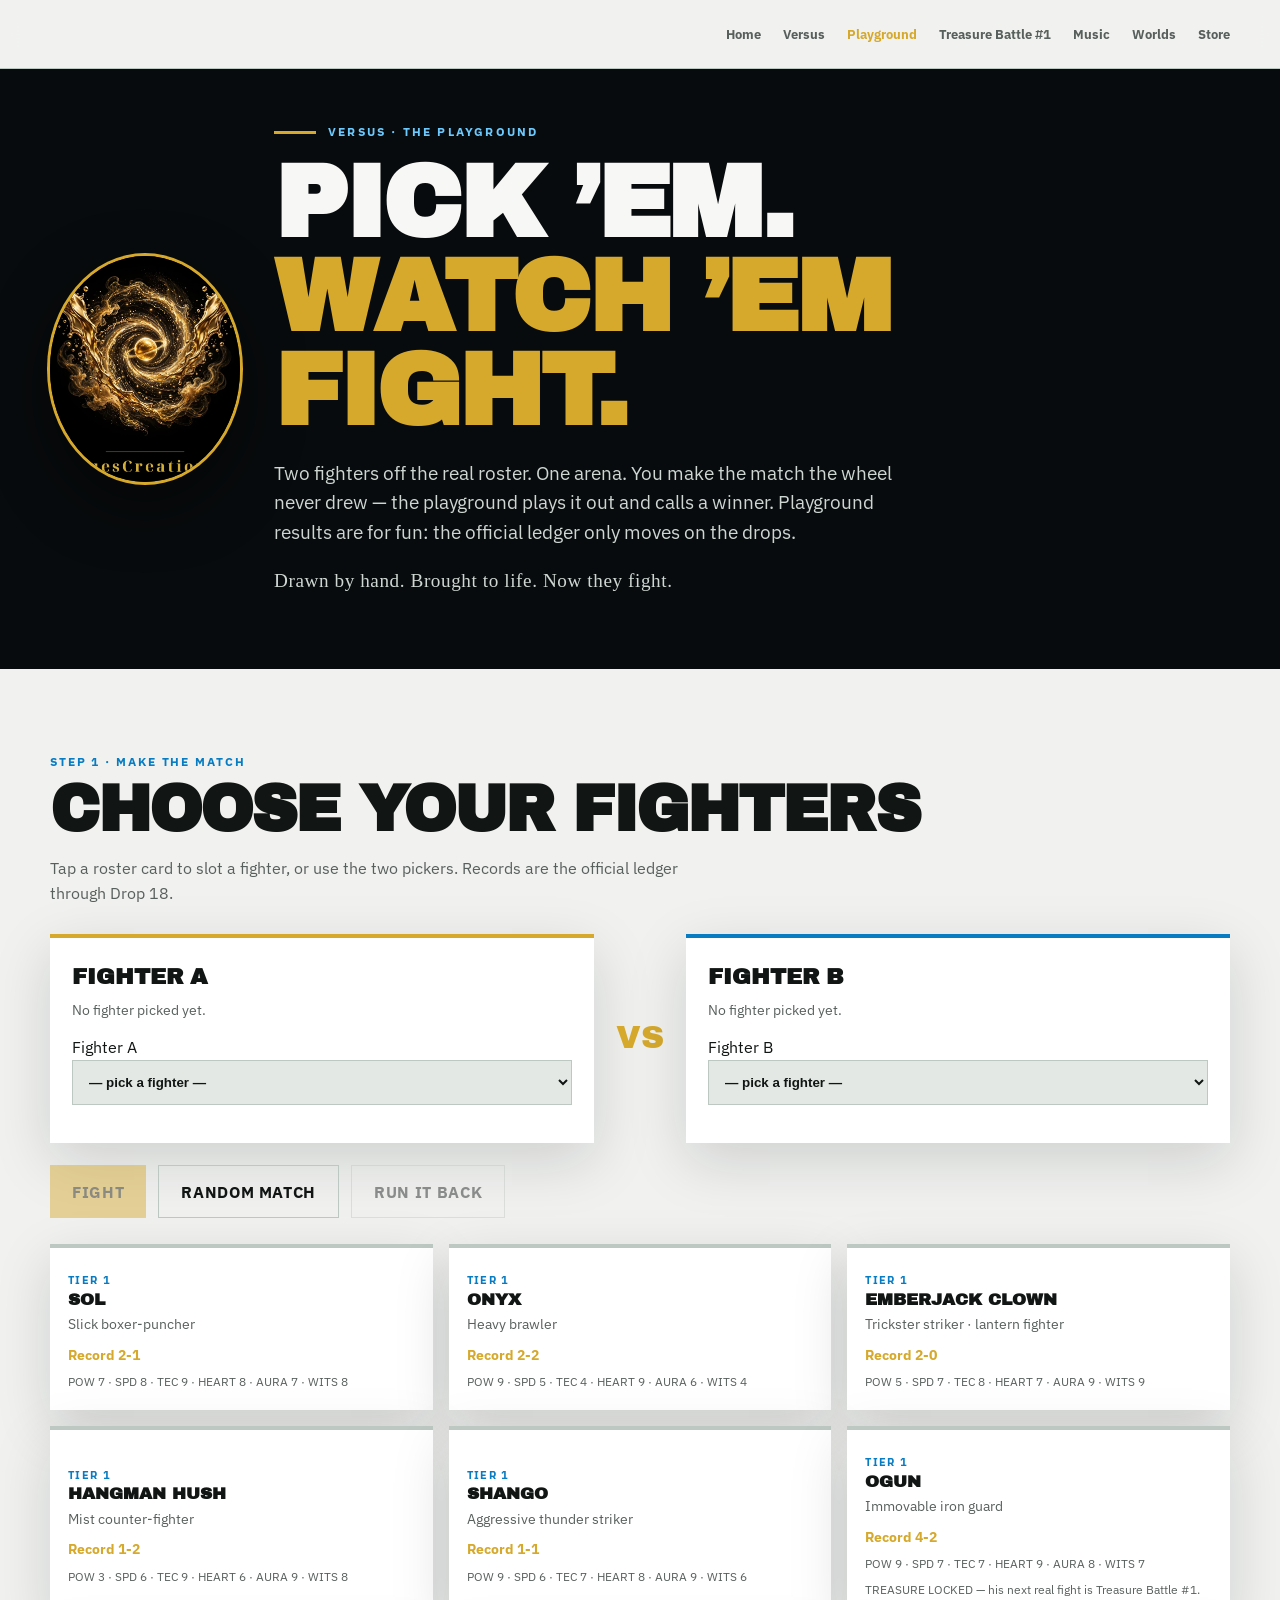
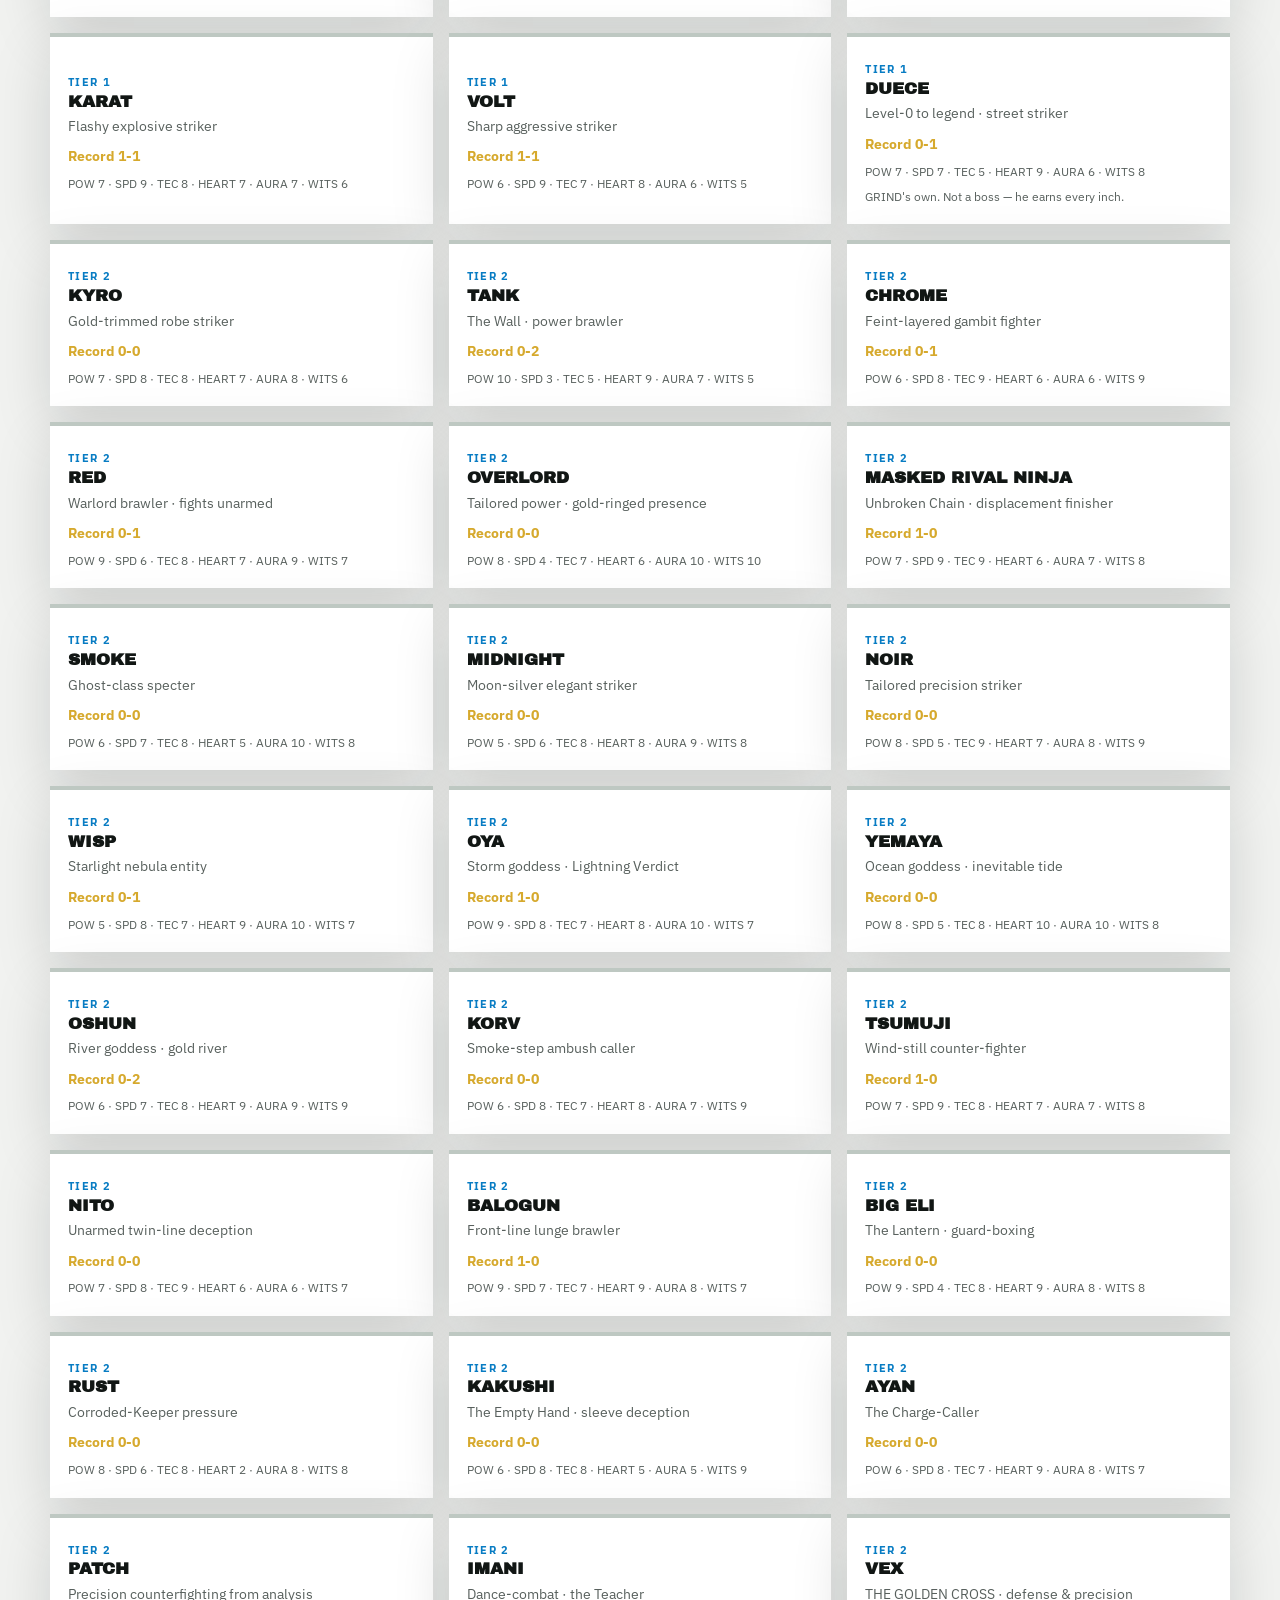
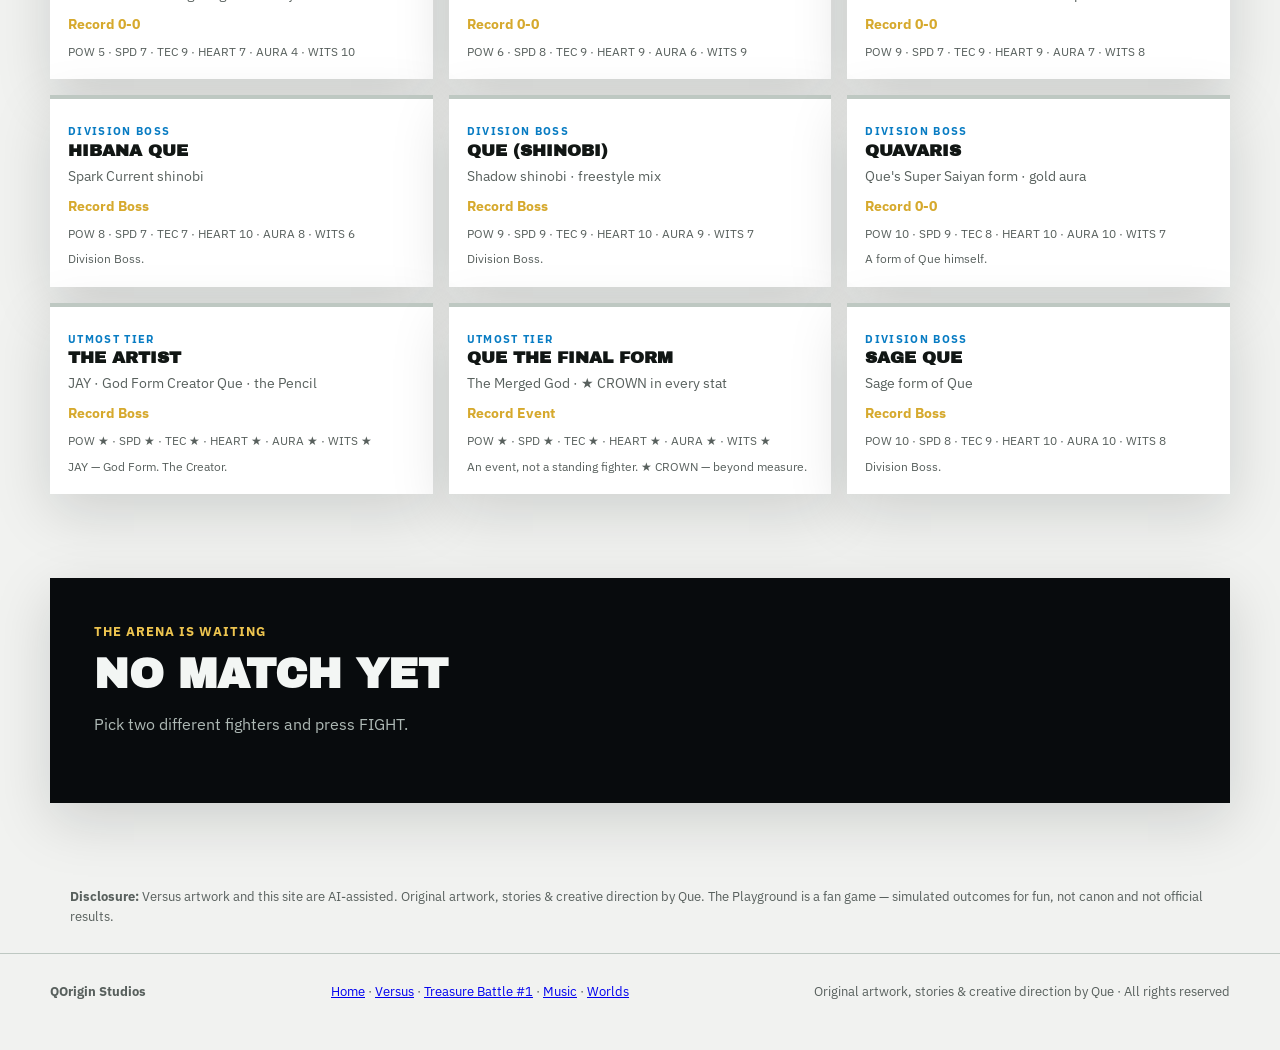
<file: versus-playground.html>
<!doctype html>
<html lang="en">
<head>
<meta charset="utf-8" />
<meta name="viewport" content="width=device-width,initial-scale=1,viewport-fit=cover" />
<meta name="color-scheme" content="dark light" />
<link rel="icon" href="data:," />
<title>VERSUS PLAYGROUND — Pick ’Em. Watch ’Em Fight. · QOrigin Studios</title>
<meta name="description" content="The playable VERSUS playground from QOrigin Studios. Pick two fighters from the roster, press FIGHT, and watch the matchup play out. Drawn by hand. Brought to life. Now they fight." />
<meta property="og:title" content="VERSUS PLAYGROUND · QOrigin Studios" />
<meta property="og:description" content="Pick two fighters. Press FIGHT. The playground calls it. Drawn by hand. Brought to life. Now they fight." />
<meta property="og:type" content="website" />
<meta property="og:url" content="https://quescreations.github.io/versus-playground.html" />
<meta property="og:image" content="https://quescreations.github.io/assets/versus/drop10-karat-shango.jpg" />
<meta property="og:site_name" content="QOrigin Studios" />
<style>
@import url('https://fonts.googleapis.com/css2?family=Archivo+Black&family=IBM+Plex+Sans:wght@400;500;600;700;800&family=Permanent+Marker&display=swap');
:root{color-scheme:light dark;--bg:#f1f2f0;--ink:#111614;--muted:#58605d;--surface:#fff;--soft:#e3e8e4;--line:#bec8c2;--gold:#d6a92d;--gold2:#edc44f;--blue:#087cc3;--electric:#39b8ff;--black:#080b0d;--shadow:0 18px 55px rgba(12,22,18,.15)}
@media(prefers-color-scheme:dark){:root{--bg:#0c1012;--ink:#f4f6f4;--muted:#aeb8b3;--surface:#151b1e;--soft:#20282a;--line:#384449;--gold:#edc44f;--blue:#26a7ec;--electric:#58c7ff;--black:#050708;--shadow:0 22px 60px rgba(0,0,0,.42)}}
*{box-sizing:border-box}html{scroll-behavior:smooth}body{margin:0;background:var(--bg);color:var(--ink);font-family:'IBM Plex Sans',sans-serif;line-height:1.55;overflow-x:hidden}button,a{font:inherit}img{max-width:100%}.wrap{width:min(1180px,calc(100% - 40px));margin:auto}
.site-nav{position:sticky;top:0;z-index:12;background:color-mix(in srgb,var(--bg) 92%,transparent);border-bottom:1px solid var(--line);backdrop-filter:blur(14px)}.nav-inner{min-height:68px;display:flex;align-items:center;justify-content:flex-end;gap:24px}.nav-links{display:flex;gap:22px;overflow-x:auto;scrollbar-width:none}.nav-links::-webkit-scrollbar{display:none}.nav-links a{color:var(--muted);text-decoration:none;font-size:.84rem;font-weight:700;white-space:nowrap}.nav-links a:hover{color:var(--blue)}.nav-links a[aria-current]{color:var(--gold)}
.hero{background:var(--black);color:#f7f8f5;position:relative;overflow:hidden}.hero-inner{position:relative;z-index:2;display:grid;grid-template-columns:190px minmax(0,1fr);gap:34px;align-items:center;padding:54px 0}.hero-logo{width:190px;height:auto;border-radius:50%;box-shadow:0 0 0 3px var(--gold),0 22px 60px rgba(0,0,0,.55)}.hero-kicker{display:flex;align-items:center;gap:12px;color:#6ccaff;font-size:.76rem;font-weight:700;letter-spacing:.18em;text-transform:uppercase;margin-bottom:14px}.hero-kicker:before{content:"";width:42px;height:3px;background:var(--gold)}h1,h2,.display{font-family:'Archivo Black',Impact,sans-serif;text-transform:uppercase;line-height:.92;letter-spacing:-.03em}h1{font-size:clamp(3rem,8vw,6.4rem);margin:0}h1 span{color:var(--gold)}.hero p{color:#ced7d2;max-width:640px;font-size:clamp(1rem,1.6vw,1.2rem)}.moat{font-family:'Permanent Marker',cursive;color:var(--gold2);font-size:1.25rem;letter-spacing:.03em}
.section{padding:clamp(48px,7vw,84px) 0}.section-head{margin-bottom:28px}.section-label{font-size:.74rem;letter-spacing:.16em;text-transform:uppercase;color:var(--blue);font-weight:800;margin-bottom:10px}h2{font-size:clamp(2.2rem,5vw,4rem);margin:0}.section-head p{color:var(--muted);max-width:640px}
.pick-grid{display:grid;grid-template-columns:1fr auto 1fr;gap:22px;align-items:stretch;margin-bottom:22px}.slot{background:var(--surface);box-shadow:var(--shadow);padding:22px;border-top:4px solid var(--gold)}.slot.b{border-top-color:var(--blue)}.slot h3{font-family:'Archivo Black';text-transform:uppercase;margin:0 0 4px;font-size:1.4rem}.slot .who{color:var(--muted);font-size:.9rem;margin:0 0 14px;min-height:1.4em}select{width:100%;padding:13px 12px;background:var(--soft);color:var(--ink);border:1px solid var(--line);font-weight:700}.vs{align-self:center;font-family:'Archivo Black';font-size:2rem;color:var(--gold);text-align:center}
.stat-rows{margin-top:16px;display:grid;gap:7px}.stat{display:grid;grid-template-columns:52px 1fr 28px;gap:10px;align-items:center;font-size:.78rem;font-weight:800;letter-spacing:.06em}.bar{height:9px;background:var(--soft);overflow:hidden}.bar i{display:block;height:100%;background:var(--gold)}.slot.b .bar i{background:var(--blue)}.stat b{text-align:right}
.actions{display:flex;flex-wrap:wrap;gap:12px;margin:8px 0 26px}.btn{display:inline-flex;align-items:center;justify-content:center;min-height:52px;padding:13px 22px;background:var(--gold);color:#141300;text-decoration:none;font-weight:800;border:0;cursor:pointer;font-size:1.02rem;text-transform:uppercase;letter-spacing:.04em}.btn.secondary{background:transparent;color:var(--ink);border:1px solid var(--line)}.btn:disabled{opacity:.45;cursor:not-allowed}.btn:hover:not(:disabled){filter:brightness(1.08)}
.roster{display:grid;grid-template-columns:repeat(3,1fr);gap:16px}.fcard{background:var(--surface);box-shadow:var(--shadow);padding:18px;text-align:left;border:0;border-top:4px solid var(--line);cursor:pointer;color:var(--ink);width:100%}.fcard:hover{border-top-color:var(--gold)}.fcard h4{font-family:'Archivo Black';text-transform:uppercase;margin:0 0 2px;font-size:1.05rem;line-height:1.05}.fcard .grp{color:var(--blue);font-size:.7rem;font-weight:800;letter-spacing:.12em;text-transform:uppercase}.fcard .sty{color:var(--muted);font-size:.86rem;margin:6px 0}.fcard .rec{font-weight:800;color:var(--gold);font-size:.85rem}.fcard .mini{color:var(--muted);font-size:.78rem;margin-top:6px}
.arena{background:var(--black);color:#f3f6f4;padding:clamp(24px,4vw,44px);box-shadow:var(--shadow)}.arena h3{font-family:'Archivo Black';text-transform:uppercase;font-size:clamp(1.6rem,3.4vw,2.6rem);margin:0 0 6px}.arena .place{color:var(--gold2);font-weight:800;letter-spacing:.08em;text-transform:uppercase;font-size:.8rem}
.playout{list-style:none;margin:22px 0 0;padding:0;display:grid;gap:12px}.playout li{background:#10181c;border-left:4px solid var(--gold);padding:14px 16px;color:#dfe7e2;opacity:0;transform:translateY(8px);transition:opacity .45s ease,transform .45s ease}.playout li.show{opacity:1;transform:none}.playout li.answer{border-left-color:var(--electric)}
.result{margin-top:26px;background:linear-gradient(160deg,#141a1d,#080b0d);border:2px solid var(--gold);padding:clamp(24px,4vw,44px);text-align:center;color:#f7f8f5;display:none}.result.show{display:block}.result .rlogo{width:110px;border-radius:50%;box-shadow:0 0 0 2px var(--gold)}.result .verdict{font-size:.78rem;letter-spacing:.2em;text-transform:uppercase;color:#6ccaff;font-weight:800;margin-top:14px}.result .winner{font-family:'Archivo Black';text-transform:uppercase;font-size:clamp(2.4rem,7vw,5rem);line-height:.95;color:var(--gold);margin:8px 0}.result .sub{color:#ced7d2;max-width:620px;margin:0 auto}.result .note{color:var(--gold2);font-weight:700;margin-top:12px}.result .shot{color:#8fa09a;font-size:.82rem;margin-top:16px}
footer{border-top:1px solid var(--line);padding:28px 0 48px;color:var(--muted);font-size:.82rem}.footer-inner{display:flex;justify-content:space-between;gap:20px;flex-wrap:wrap}.disclosure{max-width:1180px;margin:0 auto;padding:0 20px 26px;color:var(--muted);font-size:.8rem}
@media(max-width:900px){.roster{grid-template-columns:repeat(2,1fr)}.pick-grid{grid-template-columns:1fr}.vs{padding:2px 0}.hero-inner{grid-template-columns:1fr}.hero-logo{width:140px}}
@media(max-width:640px){.wrap{width:min(100% - 28px,560px)}.roster{grid-template-columns:1fr}.nav-links{display:grid;grid-template-columns:repeat(5,1fr);gap:4px;width:100%}.nav-links a{text-align:center;font-size:.68rem;padding:10px 1px}}
@media(prefers-reduced-motion:reduce){.playout li{transition:none}}
</style>
</head>
<body>
<nav class="site-nav" aria-label="Primary navigation"><div class="wrap nav-inner"><div class="nav-links"><a href="index.html">Home</a><a href="versus.html">Versus</a><a href="versus-playground.html" aria-current="page">Playground</a><a href="treasure.html">Treasure Battle #1</a><a href="music.html">Music</a><a href="worlds/">Worlds</a><a href="https://ques-creations.printful.me/" target="_blank" rel="noopener">Store</a></div></div></nav>

<header class="hero"><div class="wrap hero-inner">
<img class="hero-logo logo-img" alt="QOrigin Studios — Molten Gold Universe logo" />
<div>
<div class="hero-kicker">Versus · The Playground</div>
<h1>Pick ’em.<br/><span>Watch ’em fight.</span></h1>
<p>Two fighters off the real roster. One arena. You make the match the wheel never drew — the playground plays it out and calls a winner. Playground results are for fun: the official ledger only moves on the drops.</p>
<p class="moat">Drawn by hand. Brought to life. Now they fight.</p>
</div></div></header>

<main>
<section class="section"><div class="wrap">
<div class="section-head"><div class="section-label">Step 1 · Make the match</div><h2>Choose your fighters</h2><p>Tap a roster card to slot a fighter, or use the two pickers. Records are the official ledger through Drop 18.</p></div>

<div class="pick-grid">
<div class="slot a"><h3>Fighter A</h3><p class="who" id="whoA">No fighter picked yet.</p><label class="sr" for="pickA">Fighter A</label><select id="pickA"></select><div class="stat-rows" id="statsA"></div></div>
<div class="vs" aria-hidden="true">VS</div>
<div class="slot b"><h3>Fighter B</h3><p class="who" id="whoB">No fighter picked yet.</p><label class="sr" for="pickB">Fighter B</label><select id="pickB"></select><div class="stat-rows" id="statsB"></div></div>
</div>

<div class="actions">
<button class="btn" id="fightBtn" disabled>Fight</button>
<button class="btn secondary" id="randomBtn" type="button">Random match</button>
<button class="btn secondary" id="rematchBtn" type="button" disabled>Run it back</button>
</div>
<p id="pickMsg" role="status" style="color:var(--muted);margin:0 0 20px"></p>

<div class="roster" id="roster" aria-label="Fighter roster"></div>
</div></section>

<section class="section" style="padding-top:0"><div class="wrap">
<div class="arena" id="arenaBox">
<div class="place" id="arenaPlace">The arena is waiting</div>
<h3 id="arenaTitle">No match yet</h3>
<p style="color:#aeb9b5;margin:0" id="arenaSub">Pick two different fighters and press FIGHT.</p>
<ul class="playout" id="playout"></ul>
<div class="result" id="resultCard" aria-live="polite">
<img class="rlogo logo-img" alt="QOrigin Studios — Molten Gold Universe logo" />
<div class="verdict" id="resultVerdict">Winner</div>
<div class="winner" id="resultWinner">—</div>
<p class="sub" id="resultSub"></p>
<p class="note" id="resultNote"></p>
<p class="moat" style="margin:14px 0 0">Drawn by hand. Brought to life. Now they fight.</p>
<p class="shot">Screenshot this card and settle the debate. Playground result — not an official drop, the ledger does not move.</p>
</div>
</div>
</div></section>
</main>

<div class="disclosure"><strong>Disclosure:</strong> Versus artwork and this site are AI-assisted. Original artwork, stories &amp; creative direction by Que. The Playground is a fan game — simulated outcomes for fun, not canon and not official results.</div>
<footer><div class="wrap footer-inner"><strong>QOrigin Studios</strong><span><a href="index.html">Home</a> · <a href="versus.html">Versus</a> · <a href="treasure.html">Treasure Battle #1</a> · <a href="music.html">Music</a> · <a href="worlds/">Worlds</a></span><span>Original artwork, stories &amp; creative direction by Que · All rights reserved</span></div></footer>

<script>
const FIGHTERS = [{"name": "SOL", "group": "Tier 1", "style": "Slick boxer-puncher", "stats": {"POW": 7, "SPD": 8, "TEC": 9, "HEART": 8, "AURA": 7, "WITS": 8}, "record": "2-1", "note": "", "crown": false}, {"name": "ONYX", "group": "Tier 1", "style": "Heavy brawler", "stats": {"POW": 9, "SPD": 5, "TEC": 4, "HEART": 9, "AURA": 6, "WITS": 4}, "record": "2-2", "note": "", "crown": false}, {"name": "EMBERJACK CLOWN", "group": "Tier 1", "style": "Trickster striker \u00b7 lantern fighter", "stats": {"POW": 5, "SPD": 7, "TEC": 8, "HEART": 7, "AURA": 9, "WITS": 9}, "record": "2-0", "note": "", "crown": false}, {"name": "HANGMAN HUSH", "group": "Tier 1", "style": "Mist counter-fighter", "stats": {"POW": 3, "SPD": 6, "TEC": 9, "HEART": 6, "AURA": 9, "WITS": 8}, "record": "1-2", "note": "", "crown": false}, {"name": "SHANGO", "group": "Tier 1", "style": "Aggressive thunder striker", "stats": {"POW": 9, "SPD": 6, "TEC": 7, "HEART": 8, "AURA": 9, "WITS": 6}, "record": "1-1", "note": "", "crown": false}, {"name": "OGUN", "group": "Tier 1", "style": "Immovable iron guard", "stats": {"POW": 9, "SPD": 7, "TEC": 7, "HEART": 9, "AURA": 8, "WITS": 7}, "record": "4-2", "note": "TREASURE LOCKED \u2014 his next real fight is Treasure Battle #1.", "crown": false}, {"name": "KARAT", "group": "Tier 1", "style": "Flashy explosive striker", "stats": {"POW": 7, "SPD": 9, "TEC": 8, "HEART": 7, "AURA": 7, "WITS": 6}, "record": "1-1", "note": "", "crown": false}, {"name": "VOLT", "group": "Tier 1", "style": "Sharp aggressive striker", "stats": {"POW": 6, "SPD": 9, "TEC": 7, "HEART": 8, "AURA": 6, "WITS": 5}, "record": "1-1", "note": "", "crown": false}, {"name": "DUECE", "group": "Tier 1", "style": "Level-0 to legend \u00b7 street striker", "stats": {"POW": 7, "SPD": 7, "TEC": 5, "HEART": 9, "AURA": 6, "WITS": 8}, "record": "0-1", "note": "GRIND's own. Not a boss \u2014 he earns every inch.", "crown": false}, {"name": "KYRO", "group": "Tier 2", "style": "Gold-trimmed robe striker", "stats": {"POW": 7, "SPD": 8, "TEC": 8, "HEART": 7, "AURA": 8, "WITS": 6}, "record": "0-0", "note": "", "crown": false}, {"name": "TANK", "group": "Tier 2", "style": "The Wall \u00b7 power brawler", "stats": {"POW": 10, "SPD": 3, "TEC": 5, "HEART": 9, "AURA": 7, "WITS": 5}, "record": "0-2", "note": "", "crown": false}, {"name": "CHROME", "group": "Tier 2", "style": "Feint-layered gambit fighter", "stats": {"POW": 6, "SPD": 8, "TEC": 9, "HEART": 6, "AURA": 6, "WITS": 9}, "record": "0-1", "note": "", "crown": false}, {"name": "RED", "group": "Tier 2", "style": "Warlord brawler \u00b7 fights unarmed", "stats": {"POW": 9, "SPD": 6, "TEC": 8, "HEART": 7, "AURA": 9, "WITS": 7}, "record": "0-1", "note": "", "crown": false}, {"name": "OVERLORD", "group": "Tier 2", "style": "Tailored power \u00b7 gold-ringed presence", "stats": {"POW": 8, "SPD": 4, "TEC": 7, "HEART": 6, "AURA": 10, "WITS": 10}, "record": "0-0", "note": "", "crown": false}, {"name": "MASKED RIVAL NINJA", "group": "Tier 2", "style": "Unbroken Chain \u00b7 displacement finisher", "stats": {"POW": 7, "SPD": 9, "TEC": 9, "HEART": 6, "AURA": 7, "WITS": 8}, "record": "1-0", "note": "", "crown": false}, {"name": "SMOKE", "group": "Tier 2", "style": "Ghost-class specter", "stats": {"POW": 6, "SPD": 7, "TEC": 8, "HEART": 5, "AURA": 10, "WITS": 8}, "record": "0-0", "note": "", "crown": false}, {"name": "MIDNIGHT", "group": "Tier 2", "style": "Moon-silver elegant striker", "stats": {"POW": 5, "SPD": 6, "TEC": 8, "HEART": 8, "AURA": 9, "WITS": 8}, "record": "0-0", "note": "", "crown": false}, {"name": "NOIR", "group": "Tier 2", "style": "Tailored precision striker", "stats": {"POW": 8, "SPD": 5, "TEC": 9, "HEART": 7, "AURA": 8, "WITS": 9}, "record": "0-0", "note": "", "crown": false}, {"name": "WISP", "group": "Tier 2", "style": "Starlight nebula entity", "stats": {"POW": 5, "SPD": 8, "TEC": 7, "HEART": 9, "AURA": 10, "WITS": 7}, "record": "0-1", "note": "", "crown": false}, {"name": "OYA", "group": "Tier 2", "style": "Storm goddess \u00b7 Lightning Verdict", "stats": {"POW": 9, "SPD": 8, "TEC": 7, "HEART": 8, "AURA": 10, "WITS": 7}, "record": "1-0", "note": "", "crown": false}, {"name": "YEMAYA", "group": "Tier 2", "style": "Ocean goddess \u00b7 inevitable tide", "stats": {"POW": 8, "SPD": 5, "TEC": 8, "HEART": 10, "AURA": 10, "WITS": 8}, "record": "0-0", "note": "", "crown": false}, {"name": "OSHUN", "group": "Tier 2", "style": "River goddess \u00b7 gold river", "stats": {"POW": 6, "SPD": 7, "TEC": 8, "HEART": 9, "AURA": 9, "WITS": 9}, "record": "0-2", "note": "", "crown": false}, {"name": "KORV", "group": "Tier 2", "style": "Smoke-step ambush caller", "stats": {"POW": 6, "SPD": 8, "TEC": 7, "HEART": 8, "AURA": 7, "WITS": 9}, "record": "0-0", "note": "", "crown": false}, {"name": "TSUMUJI", "group": "Tier 2", "style": "Wind-still counter-fighter", "stats": {"POW": 7, "SPD": 9, "TEC": 8, "HEART": 7, "AURA": 7, "WITS": 8}, "record": "1-0", "note": "", "crown": false}, {"name": "NITO", "group": "Tier 2", "style": "Unarmed twin-line deception", "stats": {"POW": 7, "SPD": 8, "TEC": 9, "HEART": 6, "AURA": 6, "WITS": 7}, "record": "0-0", "note": "", "crown": false}, {"name": "BALOGUN", "group": "Tier 2", "style": "Front-line lunge brawler", "stats": {"POW": 9, "SPD": 7, "TEC": 7, "HEART": 9, "AURA": 8, "WITS": 7}, "record": "1-0", "note": "", "crown": false}, {"name": "BIG ELI", "group": "Tier 2", "style": "The Lantern \u00b7 guard-boxing", "stats": {"POW": 9, "SPD": 4, "TEC": 8, "HEART": 9, "AURA": 8, "WITS": 8}, "record": "0-0", "note": "", "crown": false}, {"name": "RUST", "group": "Tier 2", "style": "Corroded-Keeper pressure", "stats": {"POW": 8, "SPD": 6, "TEC": 8, "HEART": 2, "AURA": 8, "WITS": 8}, "record": "0-0", "note": "", "crown": false}, {"name": "KAKUSHI", "group": "Tier 2", "style": "The Empty Hand \u00b7 sleeve deception", "stats": {"POW": 6, "SPD": 8, "TEC": 8, "HEART": 5, "AURA": 5, "WITS": 9}, "record": "0-0", "note": "", "crown": false}, {"name": "AYAN", "group": "Tier 2", "style": "The Charge-Caller", "stats": {"POW": 6, "SPD": 8, "TEC": 7, "HEART": 9, "AURA": 8, "WITS": 7}, "record": "0-0", "note": "", "crown": false}, {"name": "PATCH", "group": "Tier 2", "style": "Precision counterfighting from analysis", "stats": {"POW": 5, "SPD": 7, "TEC": 9, "HEART": 7, "AURA": 4, "WITS": 10}, "record": "0-0", "note": "", "crown": false}, {"name": "IMANI", "group": "Tier 2", "style": "Dance-combat \u00b7 the Teacher", "stats": {"POW": 6, "SPD": 8, "TEC": 9, "HEART": 9, "AURA": 6, "WITS": 9}, "record": "0-0", "note": "", "crown": false}, {"name": "VEX", "group": "Tier 2", "style": "THE GOLDEN CROSS \u00b7 defense & precision", "stats": {"POW": 9, "SPD": 7, "TEC": 9, "HEART": 9, "AURA": 7, "WITS": 8}, "record": "0-0", "note": "", "crown": false}, {"name": "HIBANA QUE", "group": "Division Boss", "style": "Spark Current shinobi", "stats": {"POW": 8, "SPD": 7, "TEC": 7, "HEART": 10, "AURA": 8, "WITS": 6}, "record": "Boss", "note": "Division Boss.", "crown": false}, {"name": "QUE (SHINOBI)", "group": "Division Boss", "style": "Shadow shinobi \u00b7 freestyle mix", "stats": {"POW": 9, "SPD": 9, "TEC": 9, "HEART": 10, "AURA": 9, "WITS": 7}, "record": "Boss", "note": "Division Boss.", "crown": false}, {"name": "QUAVARIS", "group": "Division Boss", "style": "Que's Super Saiyan form \u00b7 gold aura", "stats": {"POW": 10, "SPD": 9, "TEC": 8, "HEART": 10, "AURA": 10, "WITS": 7}, "record": "0-0", "note": "A form of Que himself.", "crown": false}, {"name": "THE ARTIST", "group": "Utmost Tier", "style": "JAY \u00b7 God Form Creator Que \u00b7 the Pencil", "stats": {"POW": 11, "SPD": 11, "TEC": 11, "HEART": 11, "AURA": 11, "WITS": 11}, "record": "Boss", "note": "JAY \u2014 God Form. The Creator.", "crown": true}, {"name": "QUE THE FINAL FORM", "group": "Utmost Tier", "style": "The Merged God \u00b7 \u2605 CROWN in every stat", "stats": {"POW": 12, "SPD": 12, "TEC": 12, "HEART": 12, "AURA": 12, "WITS": 12}, "record": "Event", "note": "An event, not a standing fighter. \u2605 CROWN \u2014 beyond measure.", "crown": true}, {"name": "SAGE QUE", "group": "Division Boss", "style": "Sage form of Que", "stats": {"POW": 10, "SPD": 8, "TEC": 9, "HEART": 10, "AURA": 10, "WITS": 8}, "record": "Boss", "note": "Division Boss.", "crown": false}];
const QUE = new Set(["THE ARTIST","JAY","QUE (SHINOBI)","HIBANA QUE","QUE THE FINAL FORM","SAGE QUE","QUAVARIS"]);
const ARENAS = [
 "Urban asphalt basketball court at dusk — chain-link fences, glowing streetlights",
 "Cracked dry battlefield under a dark stormy sky, lightning over the ridge",
 "Neon-lit rainy alleyway",
 "Abandoned carnival at night — broken carousel, string lights",
 "Rooftop at night, city skyline behind them"
];
const $ = id => document.getElementById(id);
const LOGO = "[data-uri]";
document.querySelectorAll(".logo-img").forEach(img=>{img.src=LOGO});

const byName = n => FIGHTERS.find(f=>f.name===n);
const total = f => Object.values(f.stats).reduce((a,b)=>a+b,0);
let slotTarget = "A";
function statRows(el,f){
  el.innerHTML = Object.entries(f.stats).map(([k,v])=>{
    const shown = f.crown ? "★" : v;
    const pct = f.crown ? 100 : Math.min(100, v*10);
    return `<div class="stat"><span>${k}</span><span class="bar"><i style="width:${pct}%"></i></span><b>${shown}</b></div>`;
  }).join("");
}
function fillSelect(sel){
  sel.innerHTML = `<option value="">— pick a fighter —</option>` + FIGHTERS.map(f=>`<option value="${f.name}">${f.name} · ${f.group} · ${f.record}</option>`).join("");
}
function renderRoster(){
  $("roster").innerHTML = FIGHTERS.map(f=>`<button class="fcard" type="button" data-name="${f.name}"><span class="grp">${f.group}</span><h4>${f.name}</h4><div class="sty">${f.style}</div><span class="rec">Record ${f.record}</span><div class="mini">POW ${f.crown?"★":f.stats.POW} · SPD ${f.crown?"★":f.stats.SPD} · TEC ${f.crown?"★":f.stats.TEC} · HEART ${f.crown?"★":f.stats.HEART} · AURA ${f.crown?"★":f.stats.AURA} · WITS ${f.crown?"★":f.stats.WITS}</div>${f.note?`<div class="mini">${f.note}</div>`:""}</button>`).join("");
  document.querySelectorAll(".fcard").forEach(c=>c.addEventListener("click",()=>{
    const name=c.dataset.name;
    const other = slotTarget==="A" ? $("pickB").value : $("pickA").value;
    if(other===name){ slotTarget = slotTarget==="A"?"B":"A"; }
    $(slotTarget==="A"?"pickA":"pickB").value = name;
    slotTarget = slotTarget==="A"?"B":"A";
    sync();
  }));
}
function sync(){
  const a=byName($("pickA").value), b=byName($("pickB").value);
  if(a){ $("whoA").textContent = `${a.group} · ${a.style} · Record ${a.record}`; statRows($("statsA"),a);} else {$("whoA").textContent="No fighter picked yet."; $("statsA").innerHTML="";}
  if(b){ $("whoB").textContent = `${b.group} · ${b.style} · Record ${b.record}`; statRows($("statsB"),b);} else {$("whoB").textContent="No fighter picked yet."; $("statsB").innerHTML="";}
  const same = a && b && a.name===b.name;
  $("pickMsg").textContent = same ? "That’s a mirror, not a match — pick two different fighters." : (a&&b ? "Match is set. Press FIGHT." : "");
  $("fightBtn").disabled = !(a&&b&&!same);
  $("rematchBtn").disabled = !(a&&b&&!same);
}
function decide(a,b){
  const aQue=QUE.has(a.name), bQue=QUE.has(b.name);
  const aTop=a.name==="THE ARTIST"||a.name==="QUE THE FINAL FORM";
  const bTop=b.name==="THE ARTIST"||b.name==="QUE THE FINAL FORM";
  if(aQue && bQue) return {draw:true};
  if(aTop) return {winner:a,loser:b};
  if(bTop) return {winner:b,loser:a};
  if(aQue) return {winner:a,loser:b};
  if(bQue) return {winner:b,loser:a};
  const score=f=> total(f) + (f.stats.POW+f.stats.SPD)*Math.random()*0.9 + Math.random()*12;
  const sa=score(a), sb=score(b);
  if(Math.abs(sa-sb)<0.75) return {draw:true};
  return sa>sb ? {winner:a,loser:b} : {winner:b,loser:a};
}
function exchanges(a,b,outcome){
  const fast = a.stats.SPD>=b.stats.SPD ? a : b;
  const heavy = a.stats.POW>=b.stats.POW ? a : b;
  const slick = a.stats.TEC>=b.stats.TEC ? a : b;
  const heart = a.stats.HEART>=b.stats.HEART ? a : b;
  const other = f => f===a?b:a;
  const lines=[
    {t:`First exchange — ${fast.name} takes the ground first, quick and clean. ${other(fast).name} does not chase air: the answer comes back in the same motion, shoulder and step together, and the arena learns both tempos at once.`,c:""},
    {t:`${heavy.name} tries to turn it into a power story and lands the heaviest moment of the middle. It is finished not when it lands, but when ${other(heavy).name} answers it — riding the impact out, resetting off the back foot, still standing in the pocket.`,c:"answer"},
    {t:`Craft takes over. ${slick.name} starts finishing exchanges a half-beat early — feint, angle, gone — and every big swing from ${other(slick).name} starts finding less and less of a target.`,c:""},
    {t:`Late, it stops being about the cleanest strike. ${heart.name} is still coming forward when the legs start arguing, and the crowd can feel which way the last exchange is leaning.`,c:"answer"}
  ];
  if(outcome.draw){
    lines.push({t:`The last exchange lands both ways at once — and neither body gives the other a finish to point at. The playground calls it what it is.`,c:""});
  } else {
    lines.push({t:`The finish — ${outcome.winner.name} times the final answer, catches ${outcome.loser.name} mid-commit, and closes the match in the same motion. No debate left in the arena.`,c:""});
  }
  return lines;
}
function fight(){
  const a=byName($("pickA").value), b=byName($("pickB").value);
  if(!a||!b||a.name===b.name) return;
  const arena=ARENAS[Math.floor(Math.random()*ARENAS.length)];
  $("arenaPlace").textContent=arena;
  $("arenaTitle").textContent=`${a.name} vs ${b.name}`;
  $("arenaSub").textContent=`${a.style} against ${b.style}. The playground is calling it live —`;
  const outcome=decide(a,b);
  const list=$("playout"); list.innerHTML="";
  const lines=exchanges(a,b,outcome);
  lines.forEach((l,i)=>{
    const li=document.createElement("li"); li.textContent=l.t; if(l.c) li.className=l.c;
    list.appendChild(li);
    setTimeout(()=>li.classList.add("show"), 350*(i+1));
  });
  const card=$("resultCard"); card.classList.remove("show");
  setTimeout(()=>{
    if(outcome.draw){
      $("resultVerdict").textContent="The playground calls it";
      $("resultWinner").textContent="A DRAW";
      $("resultSub").textContent=`${a.name} and ${b.name} finish level — every answer matched, neither one folded. Run it back and the wheel may tell a different story.`;
    } else {
      $("resultVerdict").textContent="Winner";
      $("resultWinner").textContent=outcome.winner.name;
      $("resultSub").textContent=`${outcome.winner.name} def. ${outcome.loser.name} in the playground — ${outcome.winner.style.toLowerCase()} carried the night at ${arena.split("—")[0].trim().toLowerCase()}.`;
    }
    const notes=[];
    if(a.name==="OGUN"||b.name==="OGUN") notes.push("Playground rules only — OGUN’s next real fight is Treasure Battle #1. He is treasure-locked, and the door is waiting.");
    if(outcome.winner && outcome.winner.note) notes.push(outcome.winner.note);
    $("resultNote").textContent=notes.join(" ");
    card.classList.add("show");
    card.scrollIntoView({behavior:"smooth",block:"nearest"});
  }, 350*lines.length+500);
}
fillSelect($("pickA")); fillSelect($("pickB")); renderRoster(); sync();
$("pickA").addEventListener("change",sync); $("pickB").addEventListener("change",sync);
$("fightBtn").addEventListener("click",fight); $("rematchBtn").addEventListener("click",fight);
$("randomBtn").addEventListener("click",()=>{
  let a,b; do{ a=FIGHTERS[Math.floor(Math.random()*FIGHTERS.length)]; b=FIGHTERS[Math.floor(Math.random()*FIGHTERS.length)]; }while(a.name===b.name);
  $("pickA").value=a.name; $("pickB").value=b.name; sync();
});
</script>
</body>
</html>
</file>
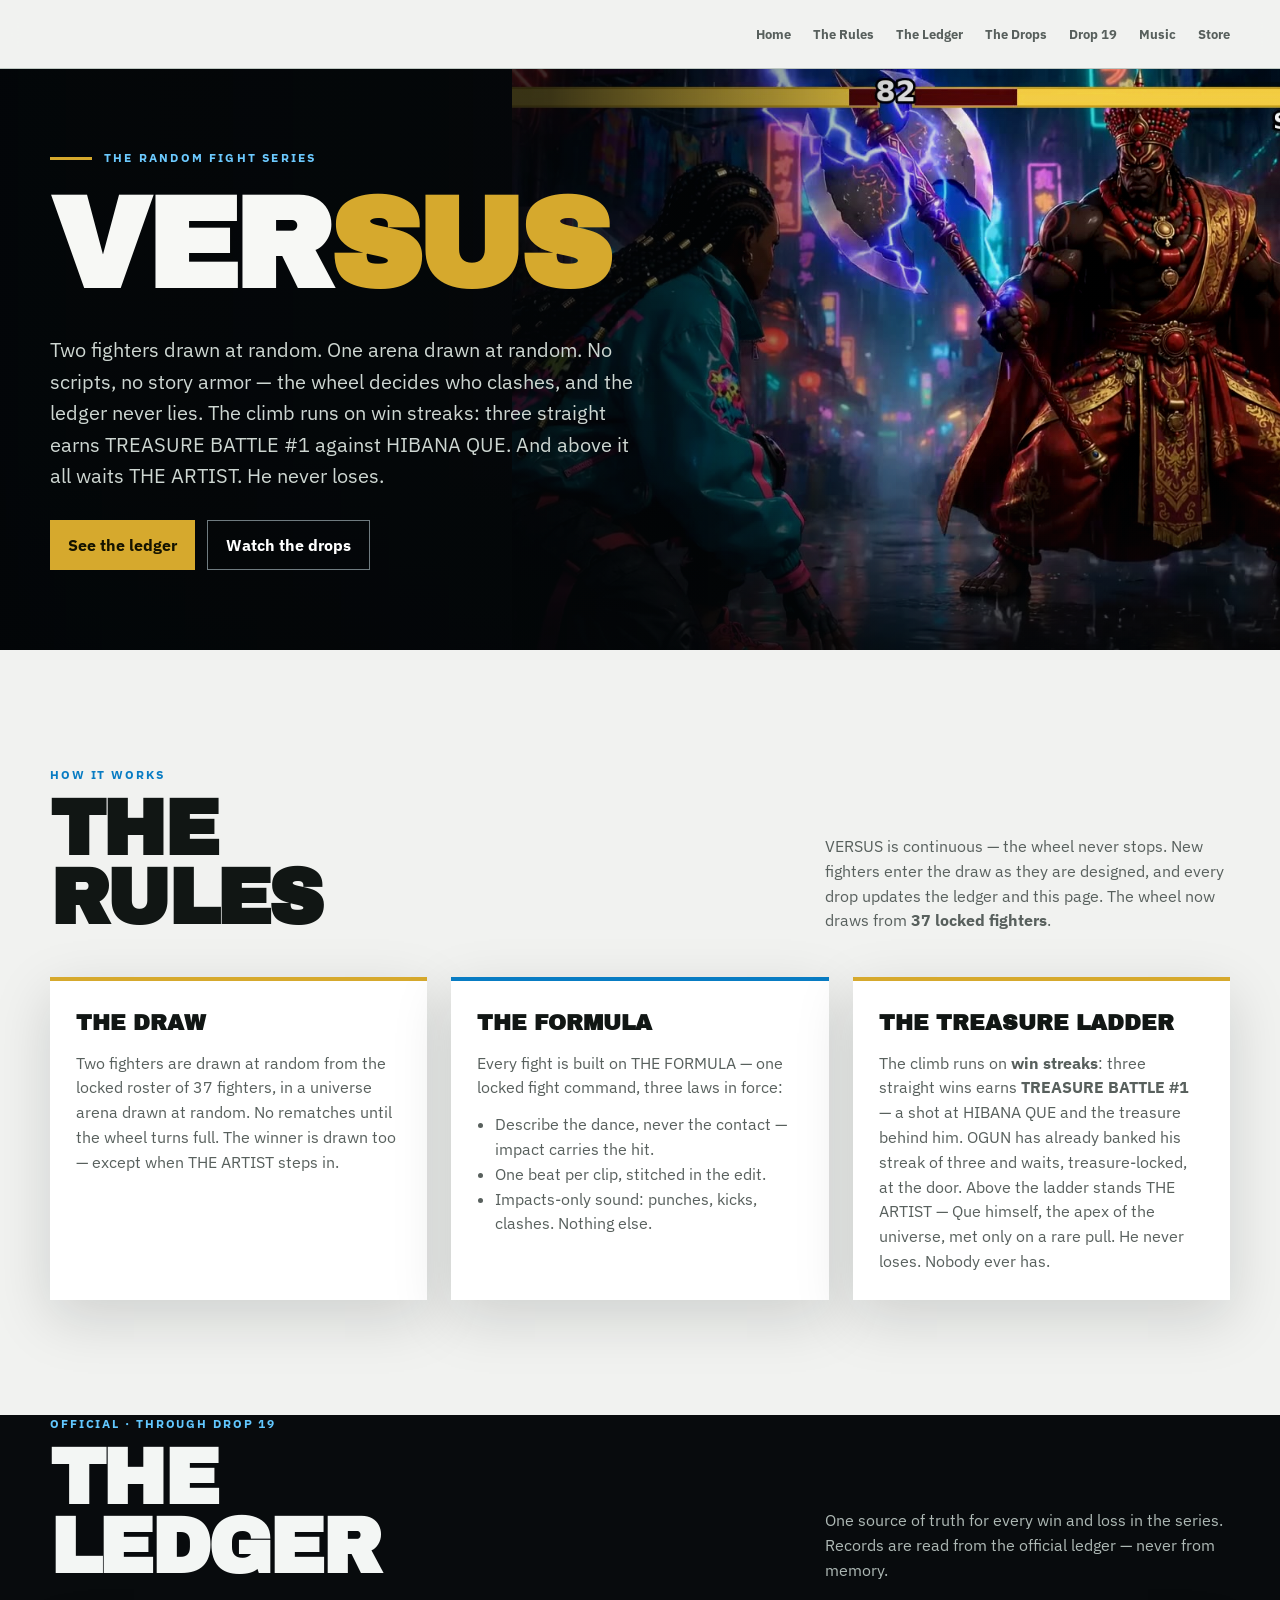
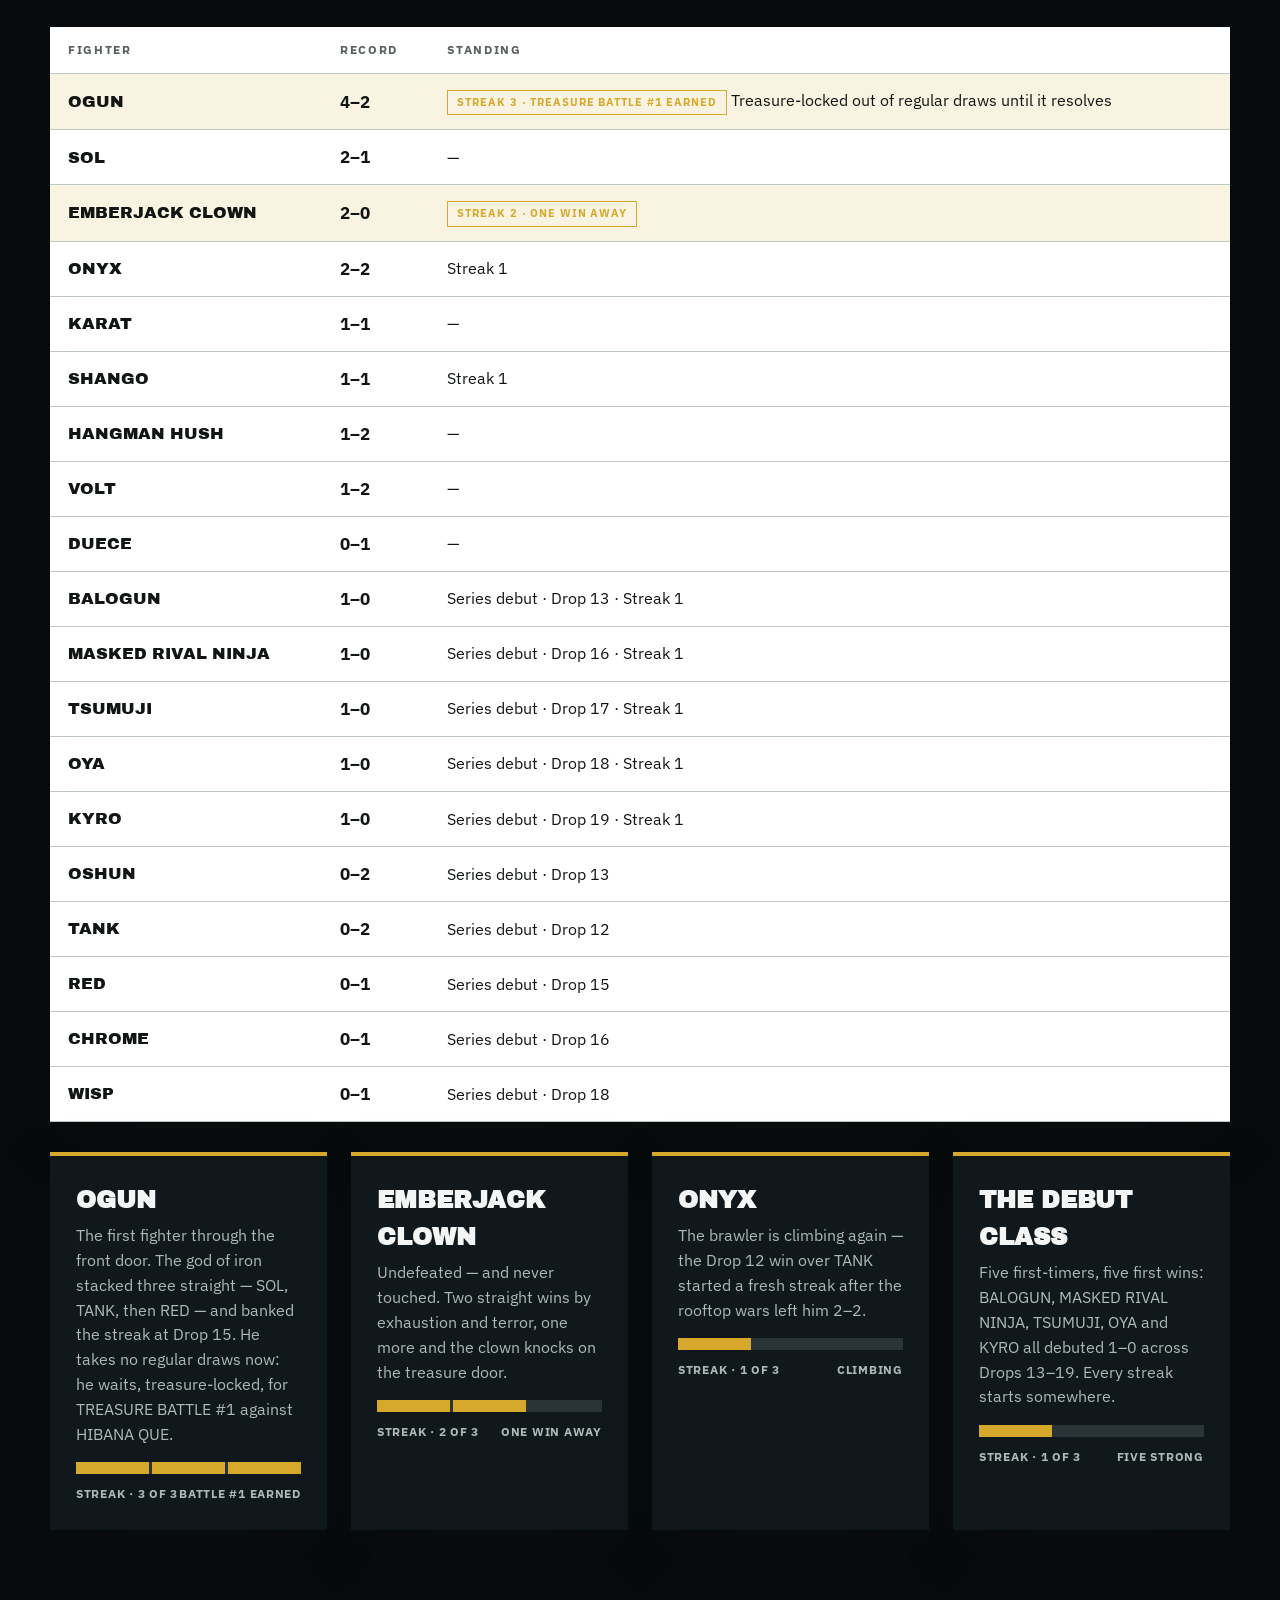
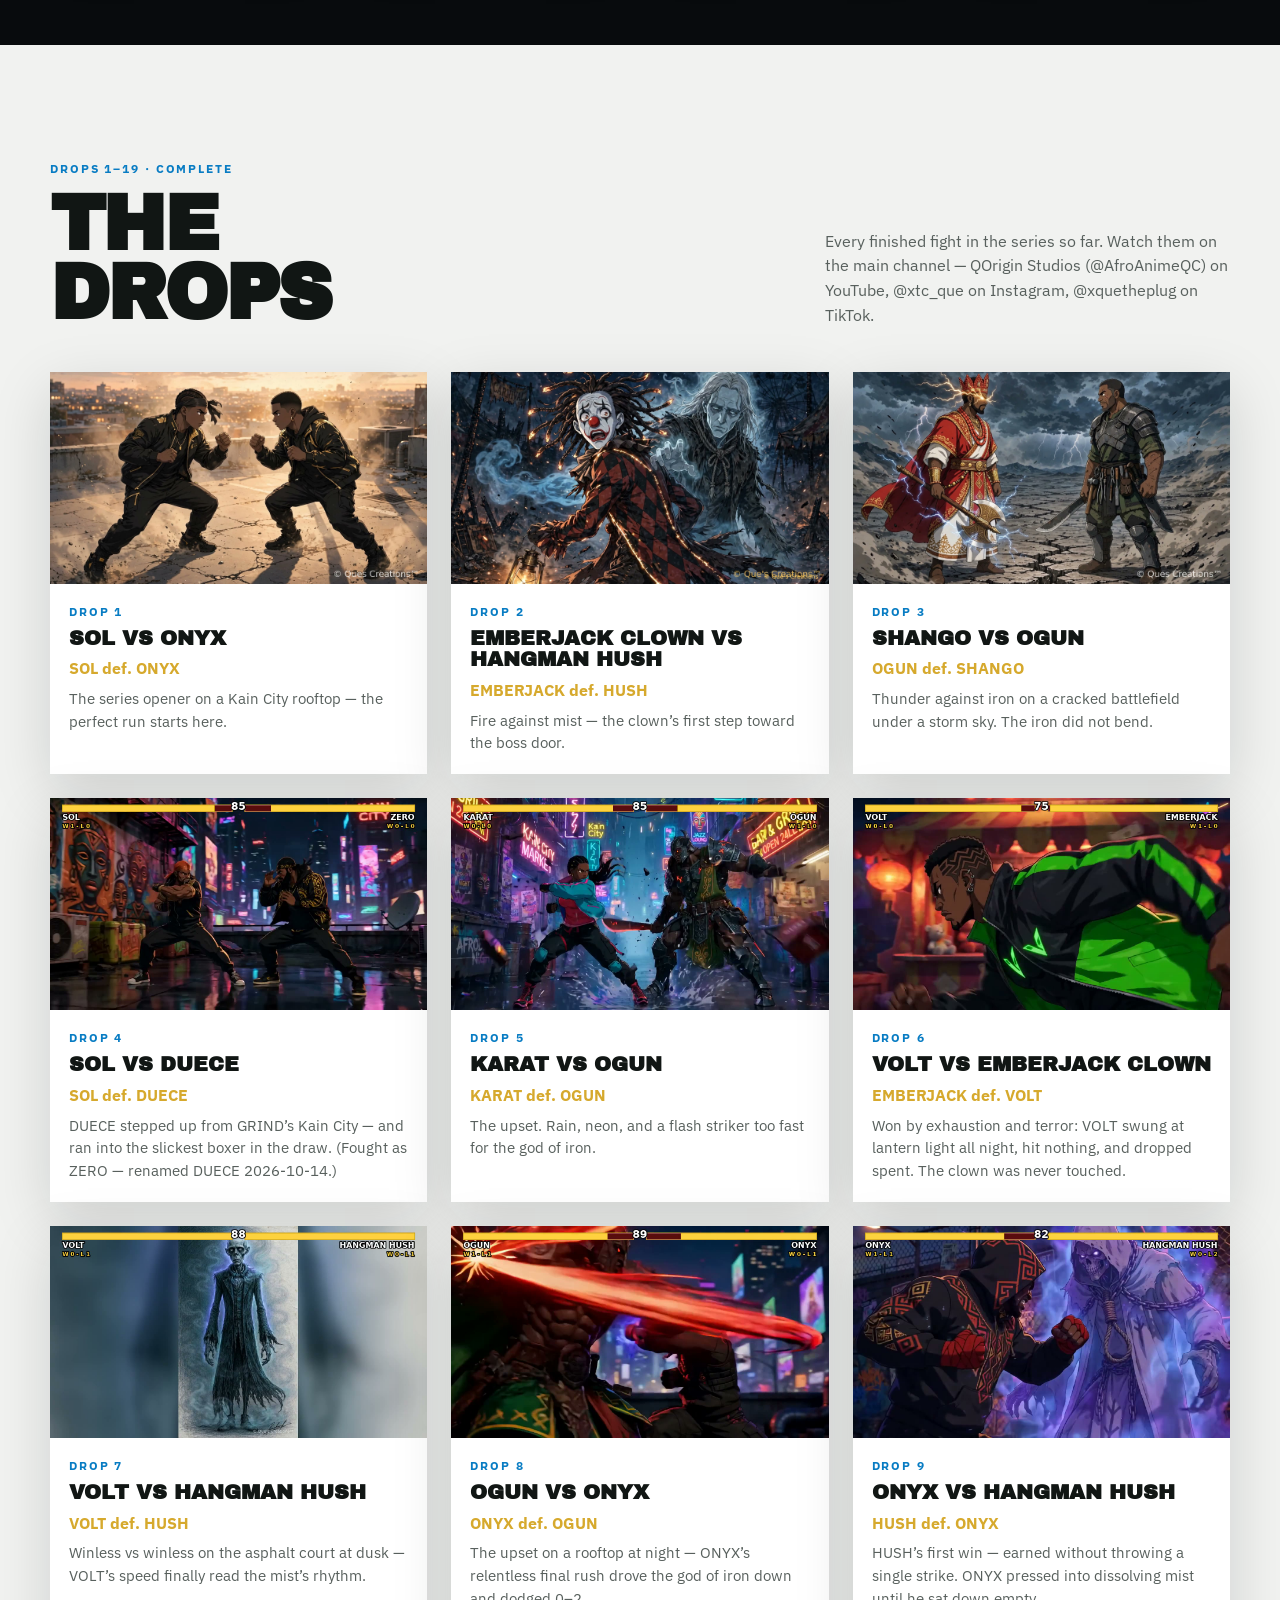
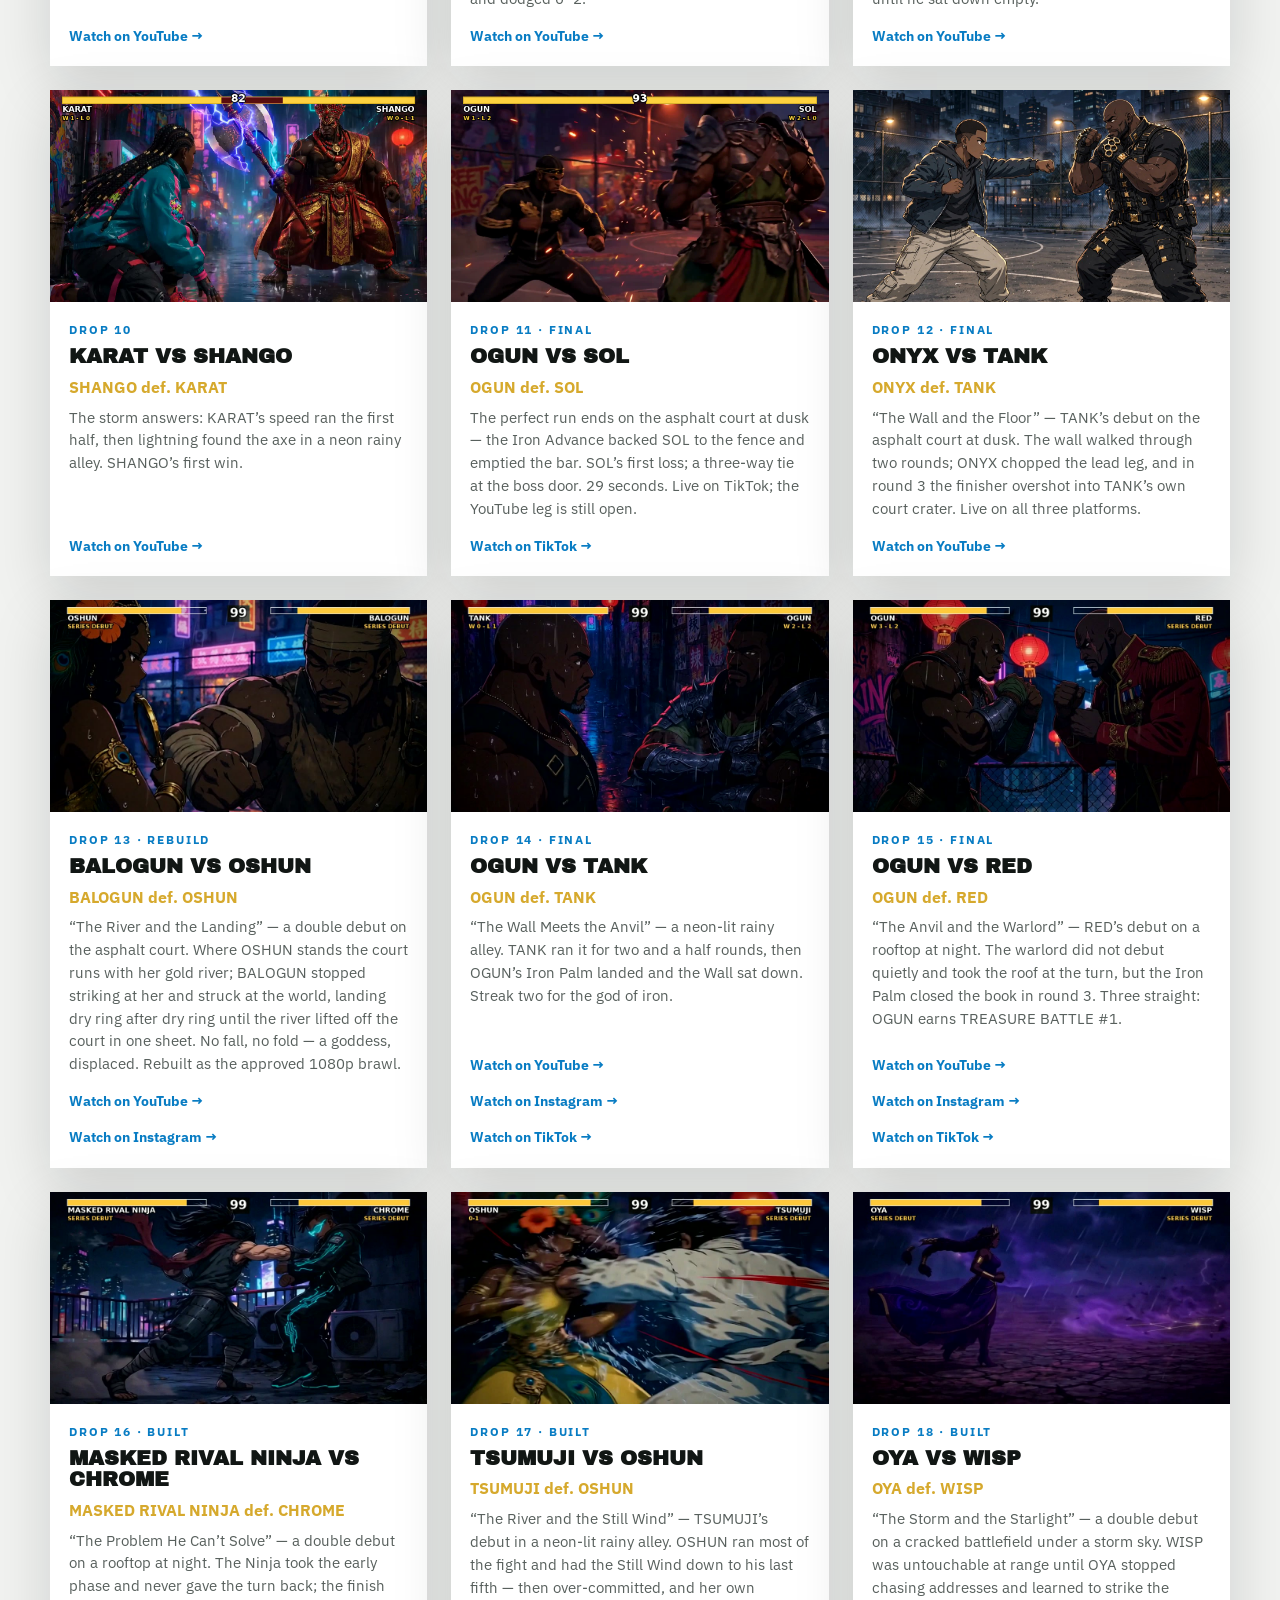
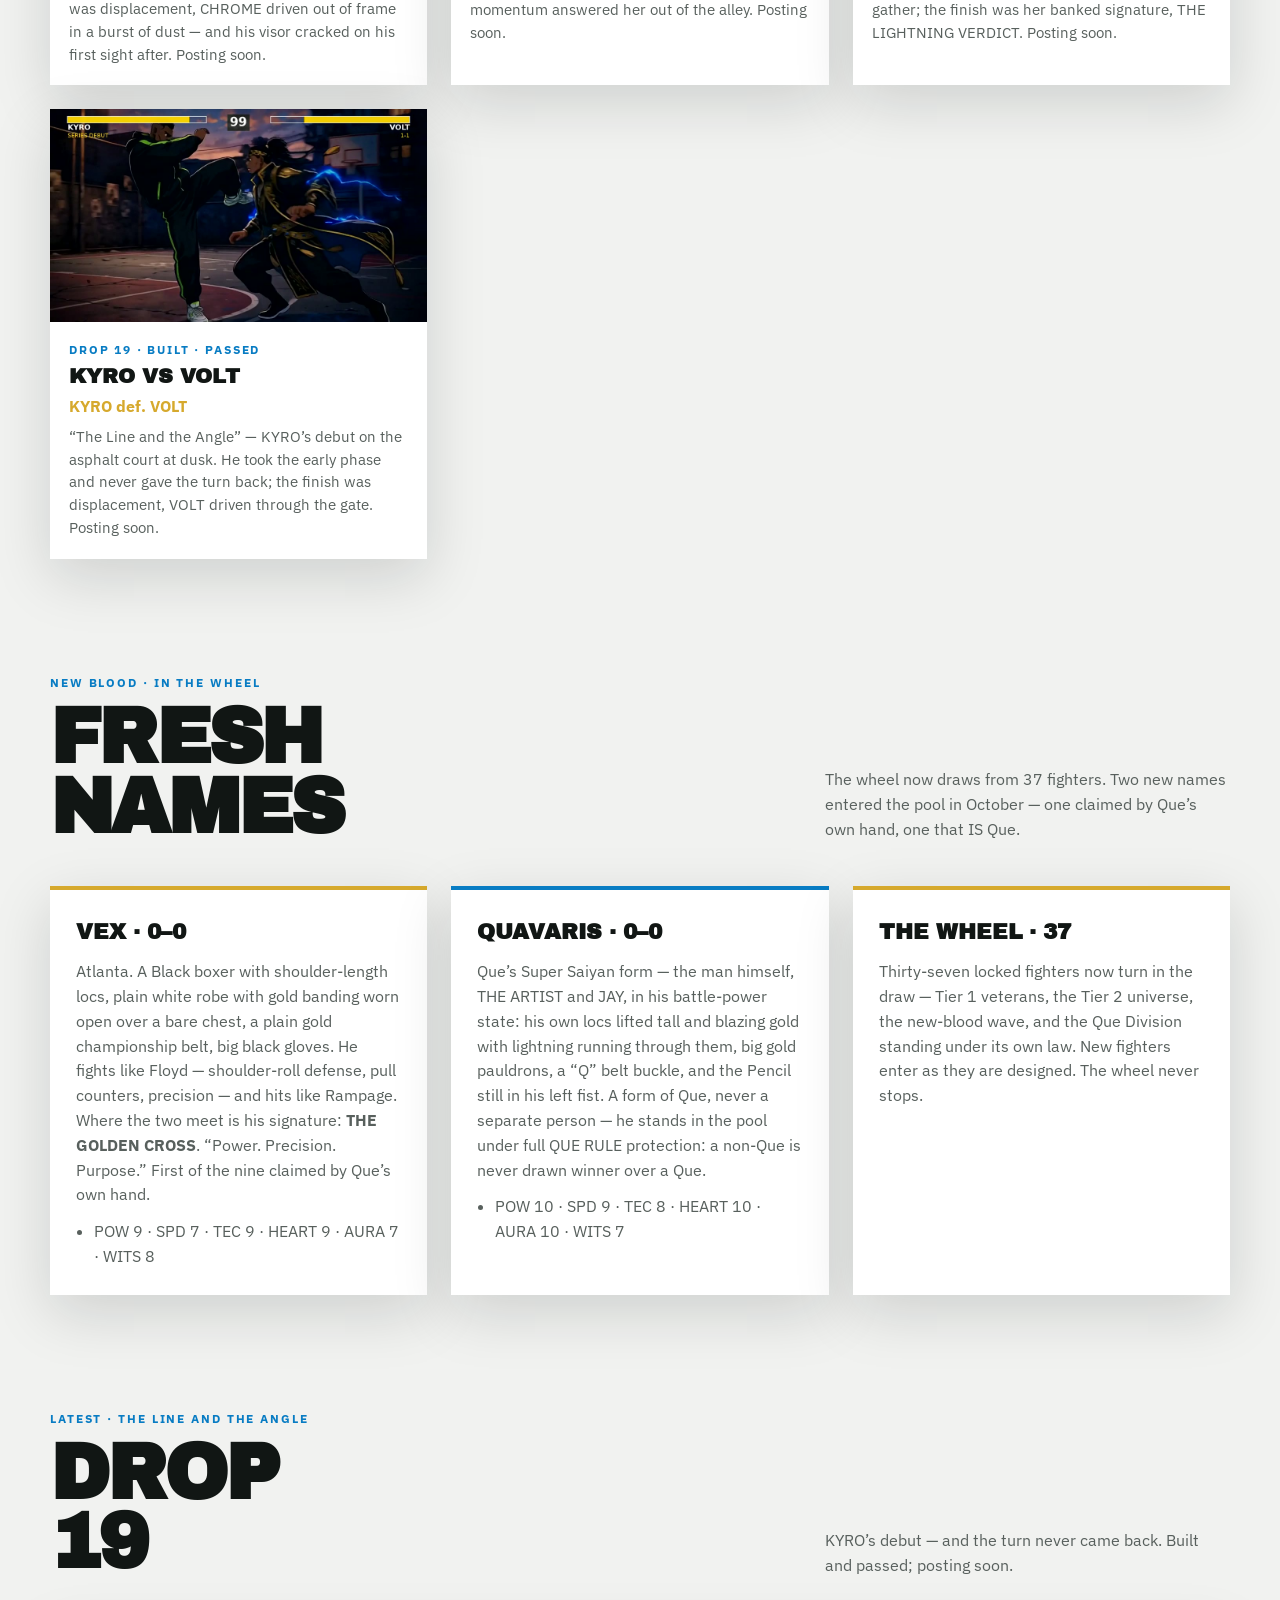
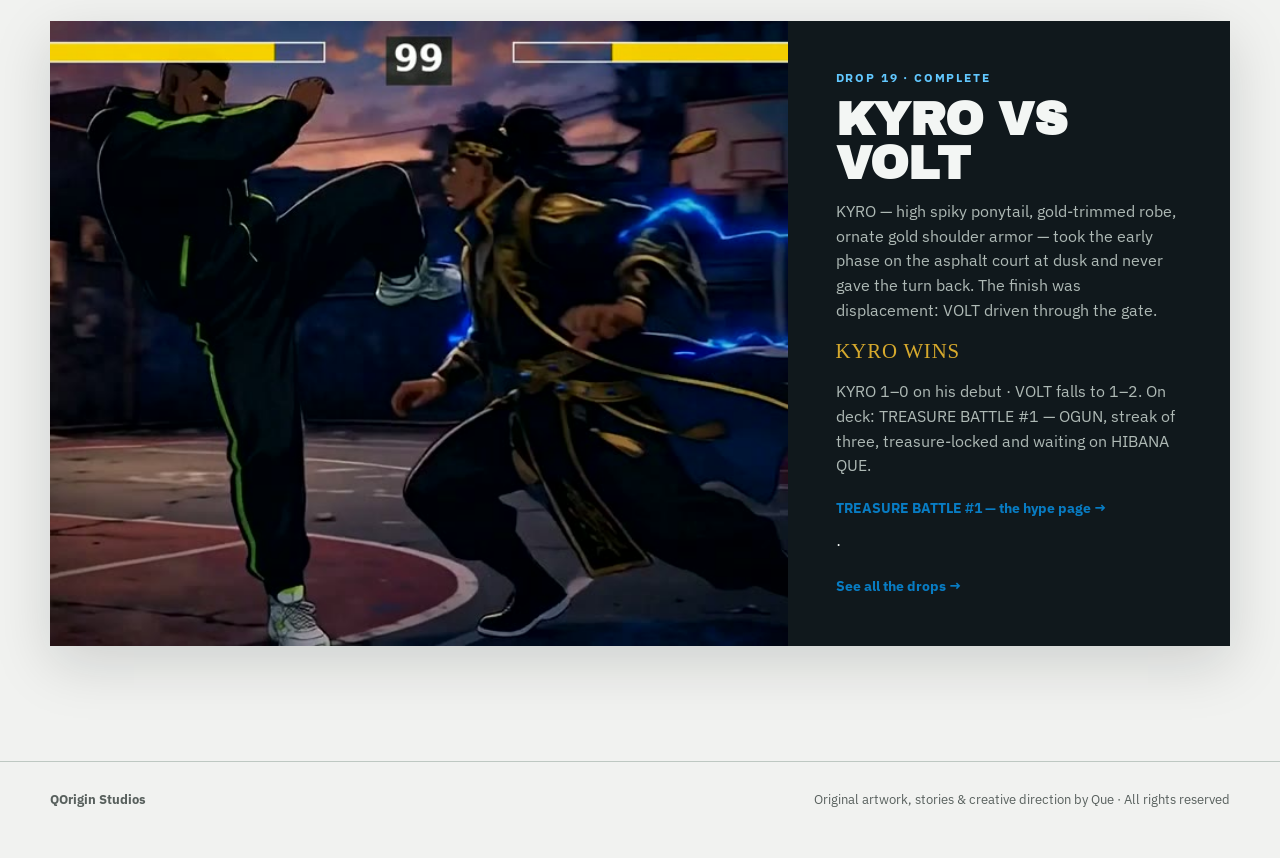
<file: versus.html>
<!doctype html>
<html lang="en">
<head>
<meta charset="utf-8" />
<meta name="viewport" content="width=device-width,initial-scale=1,viewport-fit=cover" />
<meta name="color-scheme" content="light dark" />
<link rel="icon" href="data:," />
<title>VERSUS — The Random Fight Series · QOrigin Studios</title>
<meta name="description" content="VERSUS — the random fight series from QOrigin Studios. Two fighters drawn at random, one arena, no scripts. 19 drops deep; OGUN waits, treasure-locked, for TREASURE BATTLE #1." />
<meta property="og:title" content="VERSUS — The Random Fight Series · QOrigin Studios" />
<meta property="og:description" content="Two fighters drawn at random. One arena drawn at random. No scripts, no story armor — the wheel decides, and the ledger never lies. Three straight wins earns TREASURE BATTLE #1." />
<meta property="og:type" content="website" />
<meta property="og:url" content="https://quescreations.github.io/versus.html" />
<meta property="og:image" content="https://quescreations.github.io/assets/versus/drop10-karat-shango.jpg" />
<meta property="og:site_name" content="QOrigin Studios" />
<meta name="twitter:card" content="summary_large_image" />
<meta name="twitter:title" content="VERSUS — The Random Fight Series · QOrigin Studios" />
<meta name="twitter:description" content="The wheel decides who clashes — and the ledger never lies. 19 drops deep. OGUN has banked a three-win streak and waits for TREASURE BATTLE #1 vs HIBANA QUE." />
<meta name="twitter:image" content="https://quescreations.github.io/assets/versus/drop10-karat-shango.jpg" />
<style>
@import url('https://fonts.googleapis.com/css2?family=Archivo+Black&family=IBM+Plex+Sans:wght@400;500;600;700&family=Permanent+Marker&display=swap');
:root{color-scheme:light dark;--bg:#f1f2f0;--ink:#111614;--muted:#58605d;--surface:#fff;--soft:#e3e8e4;--line:#bec8c2;--gold:#d6a92d;--blue:#087cc3;--electric:#39b8ff;--black:#080b0d;--shadow:0 18px 55px rgba(12,22,18,.15)}
@media(prefers-color-scheme:dark){:root{--bg:#0c1012;--ink:#f4f6f4;--muted:#aeb8b3;--surface:#151b1e;--soft:#20282a;--line:#384449;--gold:#edc44f;--blue:#26a7ec;--electric:#58c7ff;--black:#050708;--shadow:0 22px 60px rgba(0,0,0,.42)}}
*{box-sizing:border-box}html{scroll-behavior:smooth;scroll-padding-top:82px}body{margin:0;background:var(--bg);color:var(--ink);font-family:'IBM Plex Sans',sans-serif;line-height:1.55;overflow-x:hidden}button,a{font:inherit}img,video{max-width:100%}.wrap{width:min(1180px,calc(100% - 40px));margin:auto}.site-nav{position:sticky;top:0;z-index:12;background:color-mix(in srgb,var(--bg) 92%,transparent);border-bottom:1px solid var(--line);backdrop-filter:blur(14px)}.nav-inner{min-height:68px;display:flex;align-items:center;justify-content:flex-end;gap:24px}.nav-links{display:flex;gap:22px;scrollbar-width:none}.nav-links::-webkit-scrollbar{display:none}.nav-links a{color:var(--muted);text-decoration:none;font-size:.84rem;font-weight:700;white-space:nowrap}.nav-links a:hover,.nav-links a:focus-visible{color:var(--blue)}.hero{background:var(--black);color:#f7f8f5;position:relative;overflow:hidden;min-height:62vh}.hero:after{content:"";position:absolute;inset:0;background:linear-gradient(90deg,rgba(3,6,8,.96) 0%,rgba(3,6,8,.78) 43%,rgba(3,6,8,.05) 75%),linear-gradient(0deg,rgba(3,6,8,.76),transparent 34%);z-index:1}.hero-img{position:absolute;inset:0 0 0 40%;width:60%;height:100%;object-fit:cover;object-position:50% 35%;filter:saturate(.92) contrast(1.08)}.hero-inner{position:relative;z-index:2;min-height:62vh;display:flex;align-items:center;padding:80px 0}.hero-copy{max-width:700px}.hero-kicker{display:flex;align-items:center;gap:12px;color:#6ccaff;font-size:.76rem;font-weight:700;letter-spacing:.18em;text-transform:uppercase;margin-bottom:18px}.hero-kicker:before{content:"";width:42px;height:3px;background:var(--gold)}h1,h2,.display{font-family:'Archivo Black',Impact,sans-serif;text-transform:uppercase;line-height:.9;letter-spacing:-.035em}h1{font-size:clamp(4.2rem,10vw,8.8rem);line-height:.94;margin:0;max-width:760px}h1 span{color:var(--gold)}.hero-copy p{font-size:clamp(1.02rem,1.7vw,1.27rem);color:#ced7d2;max-width:590px;margin:28px 0}.actions{display:flex;flex-wrap:wrap;gap:12px}.btn{display:inline-flex;align-items:center;justify-content:center;min-height:48px;padding:12px 18px;background:var(--gold);color:#141300;text-decoration:none;font-weight:800;border:0;cursor:pointer}.btn.secondary{background:transparent;color:#fff;border:1px solid #6f7b80}.btn:hover{filter:brightness(1.08)}.section{padding:clamp(70px,9vw,118px) 0}.section.dark{background:var(--black);color:#f3f6f4}.section-head{display:grid;grid-template-columns:minmax(0,1fr) minmax(280px,.55fr);align-items:end;gap:40px;margin-bottom:44px}.section-label{font-size:.74rem;letter-spacing:.16em;text-transform:uppercase;color:var(--blue);font-weight:800;margin-bottom:11px}.dark .section-label{color:#62c8ff}h2{font-size:clamp(2.8rem,6vw,5.3rem);margin:0}.section-head p{margin:0;color:var(--muted);max-width:480px}.dark .section-head p{color:#aeb9b5}.card-link{color:var(--blue);font-weight:800;text-decoration:none;font-size:.86rem}.card-link:hover{text-decoration:underline}footer{border-top:1px solid var(--line);padding:28px 0 48px;color:var(--muted);font-size:.82rem}.footer-inner{display:flex;justify-content:space-between;gap:20px}
.rules-grid{display:grid;grid-template-columns:repeat(3,1fr);gap:24px}.rule-card{background:var(--surface);box-shadow:var(--shadow);padding:26px;border-top:4px solid var(--gold)}.rule-card.blue{border-top-color:var(--blue)}.rule-card h3{font-family:'Archivo Black';font-size:1.35rem;text-transform:uppercase;margin:0 0 10px}.rule-card p{color:var(--muted);margin:0}.rule-card ul{margin:12px 0 0;padding-left:18px;color:var(--muted)}
.ledger-table{width:100%;border-collapse:collapse;background:var(--surface);box-shadow:var(--shadow)}.ledger-table th,.ledger-table td{padding:14px 18px;text-align:left;border-bottom:1px solid var(--line)}.ledger-table th{font-size:.74rem;letter-spacing:.14em;text-transform:uppercase;color:var(--muted)}.ledger-table td.fighter{font-family:'Archivo Black';text-transform:uppercase;font-size:1.02rem}.ledger-table td.record{font-weight:800;font-size:1.05rem}.ledger-table tr.door td{background:color-mix(in srgb,var(--gold) 14%,transparent)}.tag{display:inline-block;border:1px solid var(--gold);color:var(--gold);padding:3px 9px;font-size:.7rem;font-weight:800;letter-spacing:.08em;text-transform:uppercase}
.boss-door{display:grid;grid-template-columns:repeat(4,1fr);gap:24px;margin-top:30px}.door-card{background:#10181c;color:#f3f6f4;padding:26px;box-shadow:var(--shadow);border-top:4px solid var(--gold)}.door-card h3{font-family:'Archivo Black';font-size:1.5rem;text-transform:uppercase;margin:0 0 4px}.door-card p{color:#aeb9b5;margin:0 0 16px}.door-bar{height:12px;background:#2a3438;display:flex;gap:3px}.door-bar i{flex:1;background:#2a3438}.door-bar i.on{background:var(--gold)}.door-meta{display:flex;justify-content:space-between;margin-top:10px;font-size:.78rem;font-weight:700;letter-spacing:.06em;text-transform:uppercase;color:#aeb9b5}
.drop-grid{display:grid;grid-template-columns:repeat(3,1fr);gap:24px}.drop-card{margin:0;background:var(--surface);box-shadow:var(--shadow);display:flex;flex-direction:column}.drop-card img{width:100%;aspect-ratio:16/9;object-fit:cover;display:block;background:#07090a}.drop-card figcaption{padding:19px;display:flex;flex-direction:column;gap:7px;flex:1}.drop-num{font-size:.72rem;letter-spacing:.16em;text-transform:uppercase;color:var(--blue);font-weight:800}.drop-card h3{font-family:'Archivo Black';font-size:1.28rem;text-transform:uppercase;margin:0;line-height:1.05}.drop-result{font-weight:800;color:var(--gold)}.drop-card p{color:var(--muted);margin:0;font-size:.92rem;flex:1}.watch{align-self:flex-start;margin-top:8px}
.teaser{display:grid;grid-template-columns:minmax(0,1.25fr) minmax(280px,.75fr);gap:0;background:#10181c;box-shadow:var(--shadow)}.teaser img{width:100%;height:100%;object-fit:cover;display:block;min-height:320px}.teaser-copy{padding:clamp(26px,4vw,48px);color:#f3f6f4;display:flex;flex-direction:column;justify-content:center;gap:12px}.teaser-copy h3{font-family:'Archivo Black';font-size:clamp(1.9rem,3.6vw,3rem);text-transform:uppercase;margin:0;line-height:.95}.teaser-copy p{color:#aeb9b5;margin:0}.teaser .tbc{font-family:'Permanent Marker',cursive;color:var(--gold);font-size:1.3rem;letter-spacing:.04em}
@media(max-width:900px){.section-head{grid-template-columns:1fr}.rules-grid,.drop-grid{grid-template-columns:repeat(2,1fr)}.boss-door{grid-template-columns:repeat(2,1fr)}.teaser{grid-template-columns:1fr}}
@media(max-width:640px){.wrap{width:min(100% - 28px,560px)}.nav-inner{min-height:62px}.nav-links{display:grid;grid-template-columns:repeat(5,1fr);gap:4px;width:100%}.nav-links a{text-align:center;font-size:.68rem;padding:10px 1px}.hero-img{inset:0;width:100%;height:100%;opacity:.58}.hero-inner{min-height:62vh;align-items:flex-end;padding:72px 0 58px}h1{font-size:clamp(3.5rem,18vw,5.5rem)}.section{padding:65px 0}.rules-grid,.drop-grid,.boss-door{grid-template-columns:1fr}.footer-inner{align-items:flex-start;flex-direction:column}.ledger-table th,.ledger-table td{padding:11px 12px}}
</style>
</head>
<body>
<nav class="site-nav" aria-label="Primary navigation"><div class="wrap nav-inner"><div class="nav-links"><a href="index.html">Home</a><a href="#rules">The Rules</a><a href="#ledger">The Ledger</a><a href="#drops">The Drops</a><a href="#drop19">Drop 19</a><a href="music.html">Music</a><a href="https://ques-creations.printful.me/" target="_blank" rel="noopener">Store</a></div></div></nav>
<main id="top">
<section class="hero"><img class="hero-img" src="assets/versus/drop10-karat-shango.jpg" alt="KARAT and SHANGO clashing in a neon-lit rainy alley during Versus Drop 10" /><div class="wrap hero-inner"><div class="hero-copy"><div class="hero-kicker">The random fight series</div><h1>VER<span>SUS</span></h1><p>Two fighters drawn at random. One arena drawn at random. No scripts, no story armor — the wheel decides who clashes, and the ledger never lies. The climb runs on win streaks: three straight earns TREASURE BATTLE #1 against HIBANA QUE. And above it all waits THE ARTIST. He never loses.</p><div class="actions"><a class="btn" href="#ledger">See the ledger</a><a class="btn secondary" href="#drops">Watch the drops</a></div></div></div></section>
<section class="section" id="rules"><div class="wrap"><header class="section-head"><div><div class="section-label">How it works</div><h2>The<br/>Rules</h2></div><p>VERSUS is continuous — the wheel never stops. New fighters enter the draw as they are designed, and every drop updates the ledger and this page. The wheel now draws from <strong>37 locked fighters</strong>.</p></header><div class="rules-grid">
<article class="rule-card"><h3>The Draw</h3><p>Two fighters are drawn at random from the locked roster of 37 fighters, in a universe arena drawn at random. No rematches until the wheel turns full. The winner is drawn too — except when THE ARTIST steps in.</p></article>
<article class="rule-card blue"><h3>The Formula</h3><p>Every fight is built on THE FORMULA — one locked fight command, three laws in force:</p><ul><li>Describe the dance, never the contact — impact carries the hit.</li><li>One beat per clip, stitched in the edit.</li><li>Impacts-only sound: punches, kicks, clashes. Nothing else.</li></ul></article>
<article class="rule-card"><h3>The Treasure Ladder</h3><p>The climb runs on <strong>win streaks</strong>: three straight wins earns <strong>TREASURE BATTLE #1</strong> — a shot at HIBANA QUE and the treasure behind him. OGUN has already banked his streak of three and waits, treasure-locked, at the door. Above the ladder stands THE ARTIST — Que himself, the apex of the universe, met only on a rare pull. He never loses. Nobody ever has.</p></article>
</div></div></section>
<section class="section dark" id="ledger" style="padding-top:0"><div class="wrap"><header class="section-head"><div><div class="section-label">Official · Through Drop 19</div><h2>The<br/>Ledger</h2></div><p>One source of truth for every win and loss in the series. Records are read from the official ledger — never from memory.</p></header>
<table class="ledger-table" style="color:var(--ink)"><thead><tr><th>Fighter</th><th>Record</th><th>Standing</th></tr></thead><tbody>
<tr class="door"><td class="fighter">OGUN</td><td class="record">4–2</td><td><span class="tag">Streak 3 · Treasure Battle #1 earned</span> Treasure-locked out of regular draws until it resolves</td></tr>
<tr><td class="fighter">SOL</td><td class="record">2–1</td><td>—</td></tr>
<tr class="door"><td class="fighter">EMBERJACK CLOWN</td><td class="record">2–0</td><td><span class="tag">Streak 2 · One win away</span></td></tr>
<tr><td class="fighter">ONYX</td><td class="record">2–2</td><td>Streak 1</td></tr>
<tr><td class="fighter">KARAT</td><td class="record">1–1</td><td>—</td></tr>
<tr><td class="fighter">SHANGO</td><td class="record">1–1</td><td>Streak 1</td></tr>
<tr><td class="fighter">HANGMAN HUSH</td><td class="record">1–2</td><td>—</td></tr>
<tr><td class="fighter">VOLT</td><td class="record">1–2</td><td>—</td></tr>
<tr><td class="fighter">DUECE</td><td class="record">0–1</td><td>—</td></tr>
<tr><td class="fighter">BALOGUN</td><td class="record">1–0</td><td>Series debut · Drop 13 · Streak 1</td></tr>
<tr><td class="fighter">MASKED RIVAL NINJA</td><td class="record">1–0</td><td>Series debut · Drop 16 · Streak 1</td></tr>
<tr><td class="fighter">TSUMUJI</td><td class="record">1–0</td><td>Series debut · Drop 17 · Streak 1</td></tr>
<tr><td class="fighter">OYA</td><td class="record">1–0</td><td>Series debut · Drop 18 · Streak 1</td></tr>
<tr><td class="fighter">KYRO</td><td class="record">1–0</td><td>Series debut · Drop 19 · Streak 1</td></tr>
<tr><td class="fighter">OSHUN</td><td class="record">0–2</td><td>Series debut · Drop 13</td></tr>
<tr><td class="fighter">TANK</td><td class="record">0–2</td><td>Series debut · Drop 12</td></tr>
<tr><td class="fighter">RED</td><td class="record">0–1</td><td>Series debut · Drop 15</td></tr>
<tr><td class="fighter">CHROME</td><td class="record">0–1</td><td>Series debut · Drop 16</td></tr>
<tr><td class="fighter">WISP</td><td class="record">0–1</td><td>Series debut · Drop 18</td></tr>
</tbody></table>
<div class="boss-door">
<article class="door-card"><h3>OGUN</h3><p>The first fighter through the front door. The god of iron stacked three straight — SOL, TANK, then RED — and banked the streak at Drop 15. He takes no regular draws now: he waits, treasure-locked, for TREASURE BATTLE #1 against HIBANA QUE.</p><div class="door-bar"><i class="on"></i><i class="on"></i><i class="on"></i></div><div class="door-meta"><span>Streak · 3 of 3</span><span>Battle #1 earned</span></div></article>
<article class="door-card"><h3>EMBERJACK CLOWN</h3><p>Undefeated — and never touched. Two straight wins by exhaustion and terror, one more and the clown knocks on the treasure door.</p><div class="door-bar"><i class="on"></i><i class="on"></i><i></i></div><div class="door-meta"><span>Streak · 2 of 3</span><span>One win away</span></div></article>
<article class="door-card"><h3>ONYX</h3><p>The brawler is climbing again — the Drop 12 win over TANK started a fresh streak after the rooftop wars left him 2–2.</p><div class="door-bar"><i class="on"></i><i></i><i></i></div><div class="door-meta"><span>Streak · 1 of 3</span><span>Climbing</span></div></article>
<article class="door-card"><h3>THE DEBUT CLASS</h3><p>Five first-timers, five first wins: BALOGUN, MASKED RIVAL NINJA, TSUMUJI, OYA and KYRO all debuted 1–0 across Drops 13–19. Every streak starts somewhere.</p><div class="door-bar"><i class="on"></i><i></i><i></i></div><div class="door-meta"><span>Streak · 1 of 3</span><span>Five strong</span></div></article></div>
</div></section>
<section class="section" id="drops"><div class="wrap"><header class="section-head"><div><div class="section-label">Drops 1–19 · Complete</div><h2>The<br/>Drops</h2></div><p>Every finished fight in the series so far. Watch them on the main channel — QOrigin Studios (@AfroAnimeQC) on YouTube, @xtc_que on Instagram, @xquetheplug on TikTok.</p></header><div class="drop-grid">
<figure class="drop-card"><img src="assets/versus/drop1-sol-onyx.jpg" alt="SOL vs ONYX — Versus Drop 1 frame" /><figcaption><div class="drop-num">Drop 1</div><h3>SOL vs ONYX</h3><div class="drop-result">SOL def. ONYX</div><p>The series opener on a Kain City rooftop — the perfect run starts here.</p></figcaption></figure>
<figure class="drop-card"><img src="assets/versus/drop2-emberjack-hush.jpg" alt="EMBERJACK CLOWN vs HANGMAN HUSH — Versus Drop 2 frame" /><figcaption><div class="drop-num">Drop 2</div><h3>EMBERJACK CLOWN vs HANGMAN HUSH</h3><div class="drop-result">EMBERJACK def. HUSH</div><p>Fire against mist — the clown’s first step toward the boss door.</p></figcaption></figure>
<figure class="drop-card"><img src="assets/versus/drop3-shango-ogun.jpg" alt="SHANGO vs OGUN — Versus Drop 3 frame" /><figcaption><div class="drop-num">Drop 3</div><h3>SHANGO vs OGUN</h3><div class="drop-result">OGUN def. SHANGO</div><p>Thunder against iron on a cracked battlefield under a storm sky. The iron did not bend.</p></figcaption></figure>
<figure class="drop-card"><img src="assets/versus/drop4-sol-zero.jpg" alt="SOL vs DUECE — Versus Drop 4 frame" /><figcaption><div class="drop-num">Drop 4</div><h3>SOL vs DUECE</h3><div class="drop-result">SOL def. DUECE</div><p>DUECE stepped up from GRIND’s Kain City — and ran into the slickest boxer in the draw. (Fought as ZERO — renamed DUECE 2026-10-14.)</p></figcaption></figure>
<figure class="drop-card"><img src="assets/versus/drop5-karat-ogun.jpg" alt="KARAT vs OGUN — Versus Drop 5 frame" /><figcaption><div class="drop-num">Drop 5</div><h3>KARAT vs OGUN</h3><div class="drop-result">KARAT def. OGUN</div><p>The upset. Rain, neon, and a flash striker too fast for the god of iron.</p></figcaption></figure>
<figure class="drop-card"><img src="assets/versus/drop6-volt-emberjack.jpg" alt="VOLT vs EMBERJACK CLOWN — Versus Drop 6 frame" /><figcaption><div class="drop-num">Drop 6</div><h3>VOLT vs EMBERJACK CLOWN</h3><div class="drop-result">EMBERJACK def. VOLT</div><p>Won by exhaustion and terror: VOLT swung at lantern light all night, hit nothing, and dropped spent. The clown was never touched.</p></figcaption></figure>
<figure class="drop-card"><img src="assets/versus/drop7-volt-hush.jpg" alt="VOLT vs HANGMAN HUSH — Versus Drop 7 frame" /><figcaption><div class="drop-num">Drop 7</div><h3>VOLT vs HANGMAN HUSH</h3><div class="drop-result">VOLT def. HUSH</div><p>Winless vs winless on the asphalt court at dusk — VOLT’s speed finally read the mist’s rhythm.</p><a class="card-link watch" href="https://youtu.be/z_IHc-2K-jE" target="_blank" rel="noopener">Watch on YouTube →</a></figcaption></figure>
<figure class="drop-card"><img src="assets/versus/drop8-ogun-onyx.jpg" alt="OGUN vs ONYX — Versus Drop 8 frame" /><figcaption><div class="drop-num">Drop 8</div><h3>OGUN vs ONYX</h3><div class="drop-result">ONYX def. OGUN</div><p>The upset on a rooftop at night — ONYX’s relentless final rush drove the god of iron down and dodged 0–2.</p><a class="card-link watch" href="https://youtu.be/--T_EdPzvDk" target="_blank" rel="noopener">Watch on YouTube →</a></figcaption></figure>
<figure class="drop-card"><img src="assets/versus/drop9-onyx-hush.jpg" alt="ONYX vs HANGMAN HUSH — Versus Drop 9 frame" /><figcaption><div class="drop-num">Drop 9</div><h3>ONYX vs HANGMAN HUSH</h3><div class="drop-result">HUSH def. ONYX</div><p>HUSH’s first win — earned without throwing a single strike. ONYX pressed into dissolving mist until he sat down empty.</p><a class="card-link watch" href="https://youtu.be/3k2xsT_5EF4" target="_blank" rel="noopener">Watch on YouTube →</a></figcaption></figure>
<figure class="drop-card"><img src="assets/versus/drop10-karat-shango.jpg" alt="KARAT vs SHANGO — Versus Drop 10 frame" /><figcaption><div class="drop-num">Drop 10</div><h3>KARAT vs SHANGO</h3><div class="drop-result">SHANGO def. KARAT</div><p>The storm answers: KARAT’s speed ran the first half, then lightning found the axe in a neon rainy alley. SHANGO’s first win.</p><a class="card-link watch" href="https://youtu.be/70TW-6LXTGM" target="_blank" rel="noopener">Watch on YouTube →</a></figcaption></figure>
<figure class="drop-card"><img src="assets/versus/drop11-ogun-sol-teaser.jpg" alt="OGUN vs SOL — Versus Drop 11 frame" /><figcaption><div class="drop-num">Drop 11 · Final</div><h3>OGUN vs SOL</h3><div class="drop-result">OGUN def. SOL</div><p>The perfect run ends on the asphalt court at dusk — the Iron Advance backed SOL to the fence and emptied the bar. SOL’s first loss; a three-way tie at the boss door. 29 seconds. Live on TikTok; the YouTube leg is still open.</p><a class="card-link watch" href="https://www.tiktok.com/@xquetheplug/video/7696332194473692446" target="_blank" rel="noopener">Watch on TikTok →</a></figcaption></figure>
<figure class="drop-card"><img src="assets/versus/drop12-onyx-tank.jpg" alt="ONYX vs TANK — Versus Drop 12 frame" /><figcaption><div class="drop-num">Drop 12 · Final</div><h3>ONYX vs TANK</h3><div class="drop-result">ONYX def. TANK</div><p>“The Wall and the Floor” — TANK’s debut on the asphalt court at dusk. The wall walked through two rounds; ONYX chopped the lead leg, and in round 3 the finisher overshot into TANK’s own court crater. Live on all three platforms.</p><a class="card-link watch" href="https://youtu.be/OjCUIGKrspc" target="_blank" rel="noopener">Watch on YouTube →</a></figcaption></figure>
<figure class="drop-card"><img src="assets/versus/drop13-balogun-oshun.jpg" alt="BALOGUN vs OSHUN — Versus Drop 13 frame" /><figcaption><div class="drop-num">Drop 13 · Rebuild</div><h3>BALOGUN vs OSHUN</h3><div class="drop-result">BALOGUN def. OSHUN</div><p>“The River and the Landing” — a double debut on the asphalt court. Where OSHUN stands the court runs with her gold river; BALOGUN stopped striking at her and struck at the world, landing dry ring after dry ring until the river lifted off the court in one sheet. No fall, no fold — a goddess, displaced. Rebuilt as the approved 1080p brawl.</p><a class="card-link watch" href="https://youtu.be/YDxj1Cvx7l0" target="_blank" rel="noopener">Watch on YouTube →</a> <a class="card-link watch" href="https://www.instagram.com/reel/Deppsi1jjfm/" target="_blank" rel="noopener">Watch on Instagram →</a></figcaption></figure>
<figure class="drop-card"><img src="assets/versus/drop14-ogun-tank.jpg" alt="OGUN vs TANK — Versus Drop 14 frame" /><figcaption><div class="drop-num">Drop 14 · Final</div><h3>OGUN vs TANK</h3><div class="drop-result">OGUN def. TANK</div><p>“The Wall Meets the Anvil” — a neon-lit rainy alley. TANK ran it for two and a half rounds, then OGUN’s Iron Palm landed and the Wall sat down. Streak two for the god of iron.</p><a class="card-link watch" href="https://youtu.be/HVO4ZRmuGqU" target="_blank" rel="noopener">Watch on YouTube →</a> <a class="card-link watch" href="https://www.instagram.com/reel/DeoyoMaj5zm/" target="_blank" rel="noopener">Watch on Instagram →</a> <a class="card-link watch" href="https://www.tiktok.com/@xquetheplug/video/7697939247088635166" target="_blank" rel="noopener">Watch on TikTok →</a></figcaption></figure>
<figure class="drop-card"><img src="assets/versus/drop15-ogun-red.jpg" alt="OGUN vs RED — Versus Drop 15 frame" /><figcaption><div class="drop-num">Drop 15 · Final</div><h3>OGUN vs RED</h3><div class="drop-result">OGUN def. RED</div><p>“The Anvil and the Warlord” — RED’s debut on a rooftop at night. The warlord did not debut quietly and took the roof at the turn, but the Iron Palm closed the book in round 3. Three straight: OGUN earns TREASURE BATTLE #1.</p><a class="card-link watch" href="https://youtu.be/BhL6WJaBERM" target="_blank" rel="noopener">Watch on YouTube →</a> <a class="card-link watch" href="https://www.instagram.com/reel/DeutQ4gjyNG/" target="_blank" rel="noopener">Watch on Instagram →</a> <a class="card-link watch" href="https://www.tiktok.com/@xquetheplug/video/7697955687116049695" target="_blank" rel="noopener">Watch on TikTok →</a></figcaption></figure>
<figure class="drop-card"><img src="assets/versus/drop16-ninja-chrome.jpg" alt="MASKED RIVAL NINJA vs CHROME — Versus Drop 16 frame" /><figcaption><div class="drop-num">Drop 16 · Built</div><h3>MASKED RIVAL NINJA vs CHROME</h3><div class="drop-result">MASKED RIVAL NINJA def. CHROME</div><p>“The Problem He Can’t Solve” — a double debut on a rooftop at night. The Ninja took the early phase and never gave the turn back; the finish was displacement, CHROME driven out of frame in a burst of dust — and his visor cracked on his first sight after. Posting soon.</p></figcaption></figure>
<figure class="drop-card"><img src="assets/versus/drop17-tsumuji-oshun.jpg" alt="TSUMUJI vs OSHUN — Versus Drop 17 frame" /><figcaption><div class="drop-num">Drop 17 · Built</div><h3>TSUMUJI vs OSHUN</h3><div class="drop-result">TSUMUJI def. OSHUN</div><p>“The River and the Still Wind” — TSUMUJI’s debut in a neon-lit rainy alley. OSHUN ran most of the fight and had the Still Wind down to his last fifth — then over-committed, and her own momentum answered her out of the alley. Posting soon.</p></figcaption></figure>
<figure class="drop-card"><img src="assets/versus/drop18-oya-wisp.jpg" alt="OYA vs WISP — Versus Drop 18 frame" /><figcaption><div class="drop-num">Drop 18 · Built</div><h3>OYA vs WISP</h3><div class="drop-result">OYA def. WISP</div><p>“The Storm and the Starlight” — a double debut on a cracked battlefield under a storm sky. WISP was untouchable at range until OYA stopped chasing addresses and learned to strike the gather; the finish was her banked signature, THE LIGHTNING VERDICT. Posting soon.</p></figcaption></figure>
<figure class="drop-card"><img src="assets/versus/drop19-kyro-volt.jpg" alt="KYRO vs VOLT — Versus Drop 19 frame" /><figcaption><div class="drop-num">Drop 19 · Built · Passed</div><h3>KYRO vs VOLT</h3><div class="drop-result">KYRO def. VOLT</div><p>“The Line and the Angle” — KYRO’s debut on the asphalt court at dusk. He took the early phase and never gave the turn back; the finish was displacement, VOLT driven through the gate. Posting soon.</p></figcaption></figure>
</div></div></section>
<section class="section" id="newblood" style="padding-top:0"><div class="wrap"><header class="section-head"><div><div class="section-label">New blood · In the wheel</div><h2>Fresh<br/>Names</h2></div><p>The wheel now draws from 37 fighters. Two new names entered the pool in October — one claimed by Que’s own hand, one that IS Que.</p></header><div class="rules-grid">
<article class="rule-card"><h3>VEX · 0–0</h3><p>Atlanta. A Black boxer with shoulder-length locs, plain white robe with gold banding worn open over a bare chest, a plain gold championship belt, big black gloves. He fights like Floyd — shoulder-roll defense, pull counters, precision — and hits like Rampage. Where the two meet is his signature: <strong>THE GOLDEN CROSS</strong>. “Power. Precision. Purpose.” First of the nine claimed by Que’s own hand.</p><ul><li>POW 9 · SPD 7 · TEC 9 · HEART 9 · AURA 7 · WITS 8</li></ul></article>
<article class="rule-card blue"><h3>QUAVARIS · 0–0</h3><p>Que’s Super Saiyan form — the man himself, THE ARTIST and JAY, in his battle-power state: his own locs lifted tall and blazing gold with lightning running through them, big gold pauldrons, a “Q” belt buckle, and the Pencil still in his left fist. A form of Que, never a separate person — he stands in the pool under full QUE RULE protection: a non-Que is never drawn winner over a Que.</p><ul><li>POW 10 · SPD 9 · TEC 8 · HEART 10 · AURA 10 · WITS 7</li></ul></article>
<article class="rule-card"><h3>The Wheel · 37</h3><p>Thirty-seven locked fighters now turn in the draw — Tier 1 veterans, the Tier 2 universe, the new-blood wave, and the Que Division standing under its own law. New fighters enter as they are designed. The wheel never stops.</p></article>
</div></div></section>
<section class="section" id="drop19" style="padding-top:0"><div class="wrap"><header class="section-head"><div><div class="section-label">Latest · The line and the angle</div><h2>Drop<br/>19</h2></div><p>KYRO’s debut — and the turn never came back. Built and passed; posting soon.</p></header>
<article class="teaser"><img src="assets/versus/drop19-kyro-volt.jpg" alt="KYRO vs VOLT — Drop 19 frame, the fighters clashing on an asphalt court at dusk" /><div class="teaser-copy"><div class="drop-num" style="color:#62c8ff">Drop 19 · Complete</div><h3>KYRO vs VOLT</h3><p>KYRO — high spiky ponytail, gold-trimmed robe, ornate gold shoulder armor — took the early phase on the asphalt court at dusk and never gave the turn back. The finish was displacement: VOLT driven through the gate.</p><div class="tbc">KYRO WINS</div><p>KYRO 1–0 on his debut · VOLT falls to 1–2. On deck: TREASURE BATTLE #1 — OGUN, streak of three, treasure-locked and waiting on HIBANA QUE.</p><a class="card-link watch" href="treasure.html">TREASURE BATTLE #1 — the hype page →</a> · <a class="card-link watch" href="#drops">See all the drops →</a></div></article>
</div></section>
</main>
<footer><div class="wrap footer-inner"><strong>QOrigin Studios</strong><span>Original artwork, stories &amp; creative direction by Que · All rights reserved</span></div></footer>
</body></html>
</file>
<file: assets/alive.css>
/* QOrigin Studios — ALIVE PASS (shared by index.html, rise.html, arcade.html)
   Molten gold drip layer, gold trail, rise cards that come alive on touch,
   tilt + ignite, count-up stats, gold ticker, gold rush, molten pool footer.
   Palette comes from each page's own :root — var(--gold) / var(--blue) /
   var(--electric) / var(--black) — the site's exact values, nothing new. */

/* --- shared layer stacking: canvas + pool sit behind page content ------- */
#alive-canvas{position:fixed;inset:0;z-index:0;pointer-events:none}
#alive-pool{position:fixed;left:0;right:0;bottom:0;height:12px;z-index:0;pointer-events:none;
  background:linear-gradient(180deg,transparent 0%,
    color-mix(in srgb,var(--gold) 38%,transparent) 55%,
    color-mix(in srgb,var(--gold) 72%,transparent) 100%);
  filter:blur(.4px);animation:alivePoolShimmer 5.5s ease-in-out infinite}
@keyframes alivePoolShimmer{0%,100%{opacity:.5}50%{opacity:.85}}
body>main,body>footer{position:relative;z-index:1}

/* --- live 7:19 countdown ------------------------------------------------- */
.alive-countdown{font-family:'Archivo Black',Impact,sans-serif;text-transform:uppercase;
  color:var(--gold);letter-spacing:.1em;font-size:clamp(1rem,2.2vw,1.35rem);
  margin:26px 0 0;font-variant-numeric:tabular-nums;line-height:1.2}
.alive-countdown .cd-time{white-space:nowrap}

/* --- gold ticker (index, under the hero) --------------------------------- */
.gold-ticker{background:var(--black);border-top:1px solid var(--gold);
  border-bottom:1px solid var(--gold);overflow:hidden;padding:10px 0}
.gold-ticker-track{display:flex;width:max-content;animation:aliveTicker 38s linear infinite}
.gold-ticker:hover .gold-ticker-track{animation-play-state:paused}
.gold-ticker-chunk{white-space:nowrap;font-family:'Archivo Black',Impact,sans-serif;
  color:var(--gold);letter-spacing:.14em;font-size:.85rem;text-transform:uppercase}
@keyframes aliveTicker{to{transform:translateX(-50%)}}

/* --- ignite on scroll (only when JS is running: html.alive-js) ----------- */
html.alive-js .alive-reveal{opacity:0;transform:translateY(16px);
  transition:opacity .7s ease,transform .7s ease}
html.alive-js .alive-reveal.ignited{opacity:1;transform:none;
  animation:aliveIgnite 1.1s ease-out}
@keyframes aliveIgnite{
  0%{box-shadow:inset 0 0 0 0 transparent}
  25%{box-shadow:inset 0 0 90px color-mix(in srgb,var(--gold) 26%,transparent)}
  100%{box-shadow:inset 0 0 0 0 transparent}}

/* --- card life: gold edge glow + lift, tilt handled by JS ---------------- */
.original-card,.character,.universe-card,.rise-card{
  transition:transform .25s ease,box-shadow .25s ease}
.original-card:hover,.character:hover,.universe-card:hover,.rise-card:hover,
.original-card.alive-tilting,.character.alive-tilting,
.universe-card.alive-tilting,.rise-card.alive-tilting{
  box-shadow:0 0 0 2px var(--gold),var(--shadow)}

/* --- rise cards: touch-to-rise hint chip --------------------------------- */
.rise-card{position:relative}
.rise-card::after{content:"TOUCH TO RISE";position:absolute;top:10px;right:10px;z-index:2;
  background:rgba(5,7,8,.74);color:var(--gold);border:1px solid var(--gold);
  font-size:.62rem;font-weight:800;letter-spacing:.14em;padding:5px 8px;
  pointer-events:none;opacity:0;transition:opacity .3s ease}
@media(pointer:coarse){.rise-card::after{opacity:.92}}
@media(pointer:fine){.rise-card:hover::after,.rise-card:focus-within::after{opacity:.92}}
.rise-card.alive-playing::after{opacity:0!important}

/* --- emblem affordance ---------------------------------------------------- */
.alive-emblem{cursor:pointer}

/* --- reduced motion: everything rests ------------------------------------- */
@media(prefers-reduced-motion:reduce){
  /* static molten-gold drip fringe along the top edge (CSS only) */
  body::before{content:"";position:fixed;top:0;left:0;right:0;height:16px;z-index:1;
    pointer-events:none;
    background:
      radial-gradient(circle at 6% 0, var(--gold) 0 7px, transparent 8px),
      radial-gradient(circle at 22% 0, var(--gold) 0 5px, transparent 6px),
      radial-gradient(circle at 41% 0, var(--gold) 0 8px, transparent 9px),
      radial-gradient(circle at 63% 0, var(--gold) 0 5px, transparent 6px),
      radial-gradient(circle at 79% 0, var(--gold) 0 7px, transparent 8px),
      radial-gradient(circle at 93% 0, var(--gold) 0 5px, transparent 6px),
      linear-gradient(180deg, var(--gold), color-mix(in srgb,var(--gold) 30%,transparent));
    background-size:100% 16px;opacity:.85}
  #alive-pool{animation:none}
  .gold-ticker-track{animation:none}
  html.alive-js .alive-reveal{opacity:1;transform:none;transition:none;animation:none}
  .original-card,.character,.universe-card,.rise-card{transition:none}
  .original-card:hover,.character:hover,.universe-card:hover,.rise-card:hover{
    transform:none}
}

/* --- tilt pill (mobile hero, only where motion access exists) ------------- */
.alive-tilt-pill{display:none}
@media(max-width:700px){
  .alive-tilt-pill{display:inline-flex;align-items:center;min-height:42px;
    padding:9px 16px;margin-top:18px;border-radius:999px;cursor:pointer;
    background:transparent;color:var(--gold);border:1px solid var(--gold);
    font-weight:800;font-size:.8rem;letter-spacing:.1em;text-transform:uppercase}
  .alive-tilt-pill[hidden]{display:none!important}
  .alive-tilt-pill.alive-on{background:color-mix(in srgb,var(--gold) 20%,transparent)}
}

/* --- rise shelf snap gallery (rise.html, narrow screens only) ------------- */
@media(max-width:700px){
  html.rise-page{scroll-snap-type:y proximity}
  .rise-page .rise-grid{display:flex;flex-direction:column;gap:22px}
  .rise-page .rise-card{scroll-snap-align:center}
  .rise-page .rise-card video{max-height:72vh}
}
@media(prefers-reduced-motion:reduce){
  html.rise-page{scroll-snap-type:none}
  .alive-tilt-pill.alive-on{background:transparent}
}
</file>
